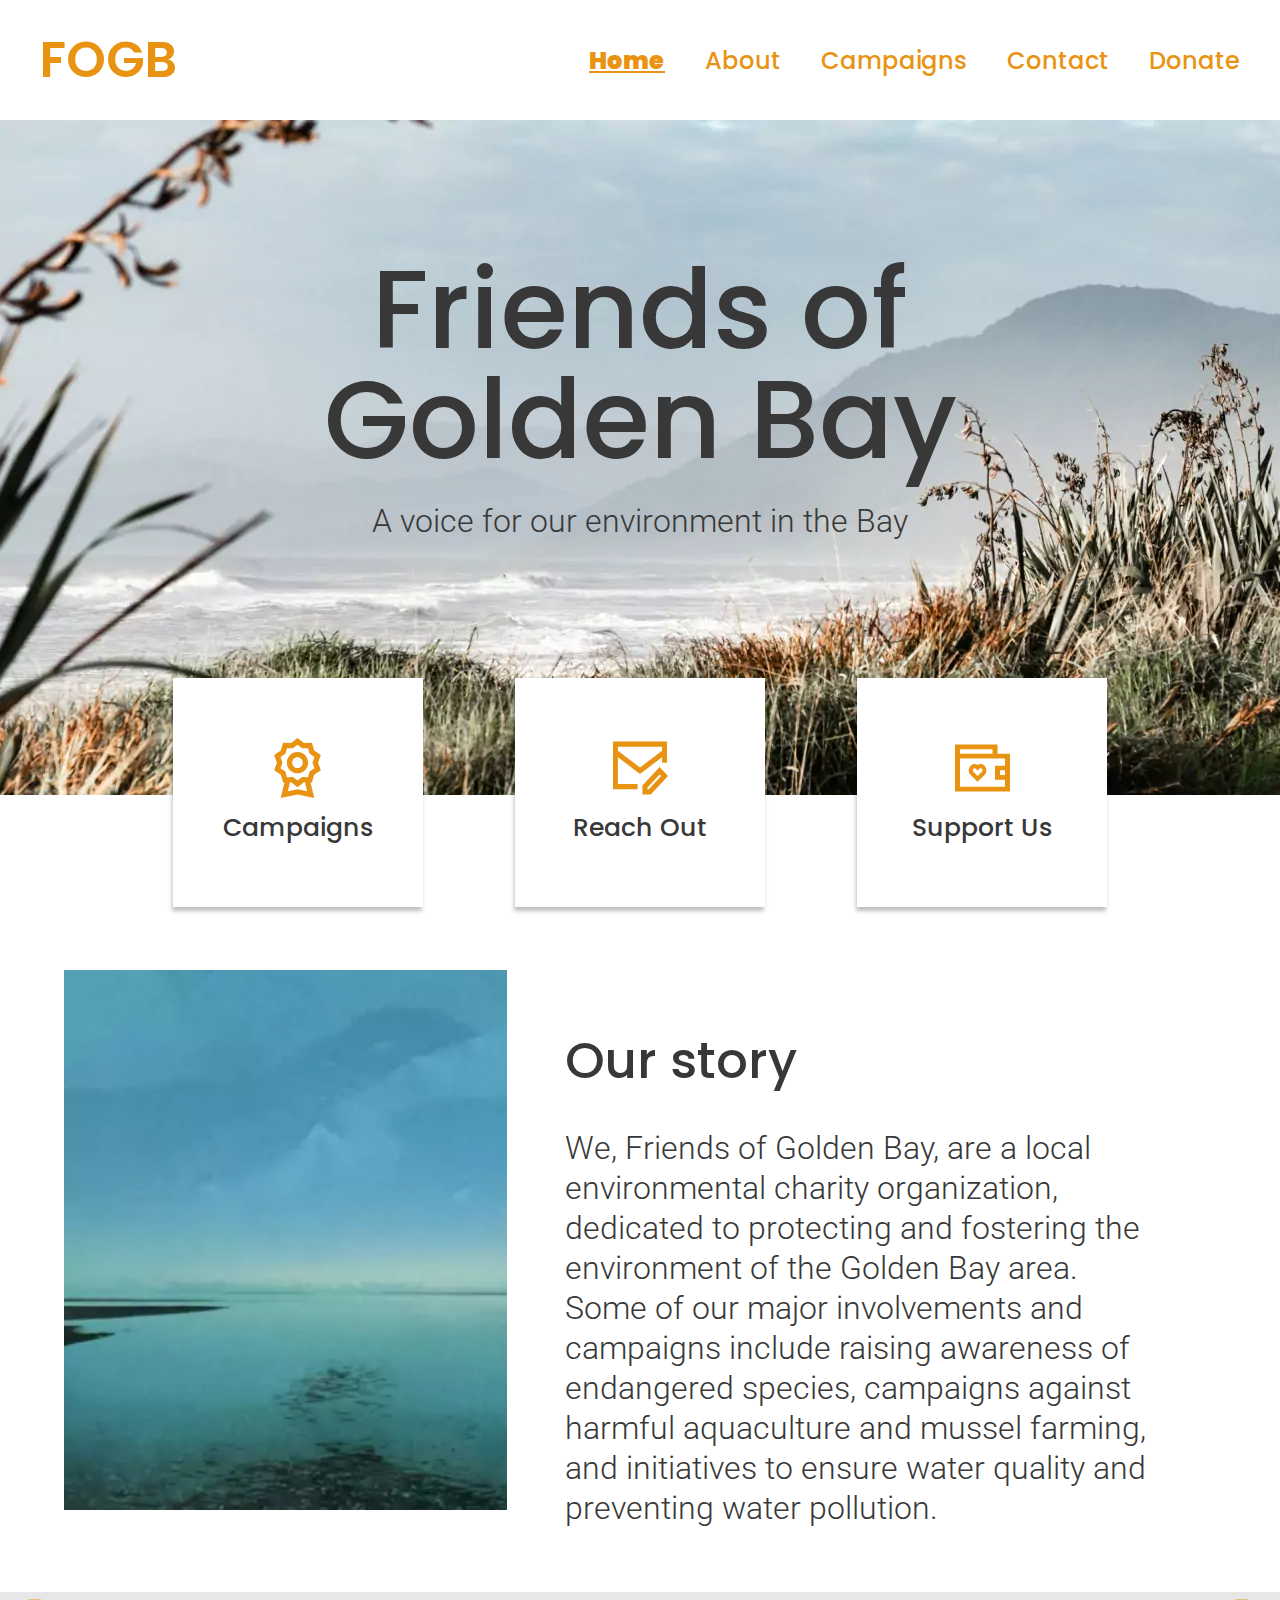
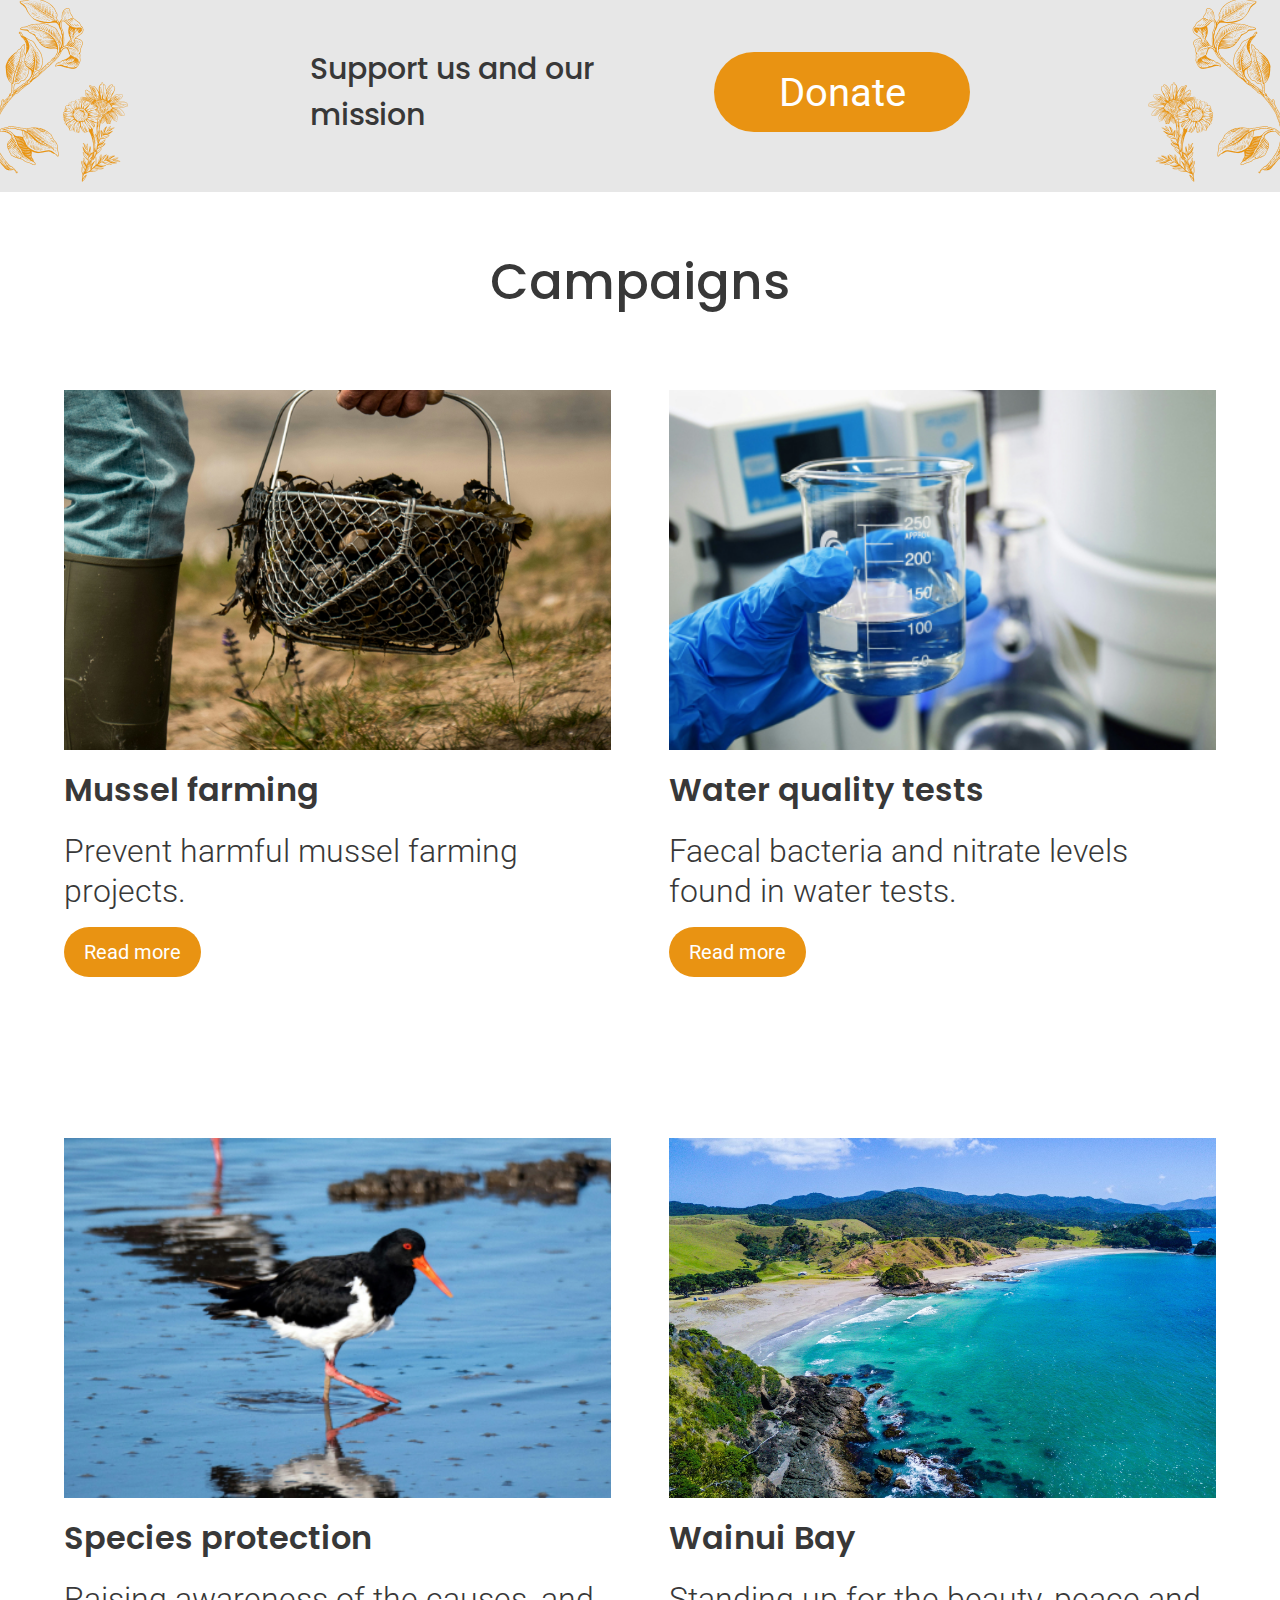
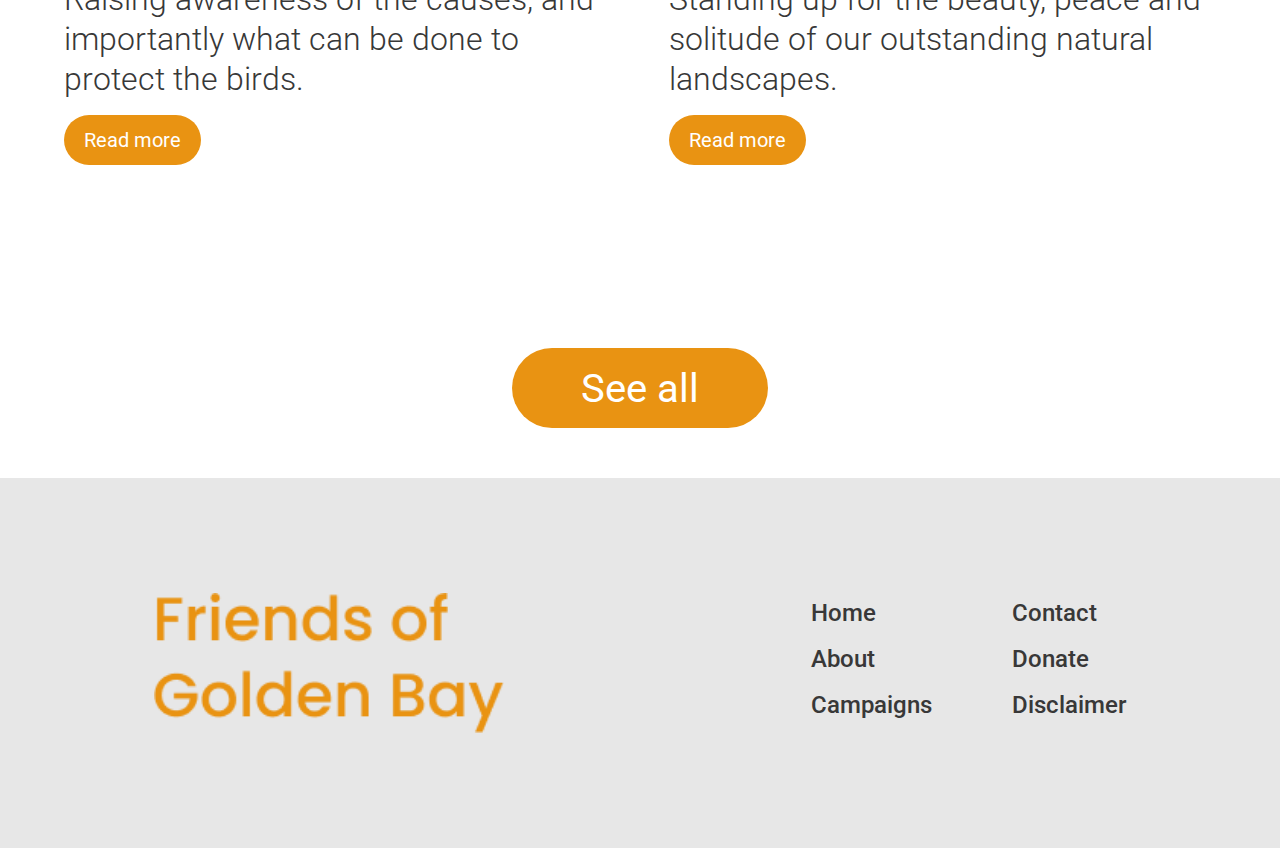
<file: index.html>
<!DOCTYPE html>
<html lang="en">

<head>
    <meta charset="UTF-8">
    <meta name="viewport" content="width=device-width, initial-scale=1.0">
    <link rel="stylesheet" href="./style.scss">
    <link rel="stylesheet" href="./style.css">
    <title>FOGB home</title>
    <link rel="icon" type="image/x-icon" href="./images/favicon-16x16.png">
</head>

<body>

    <!-- Responsiveness Nav Start -->
    <nav class="navbar">
        <!-- Logo Container -->
        <div class="navbar__logo">
            <a href="./index.html">FOGB</a>
        </div>

        <!-- Nav Items -->
        <div class="navbar__items" id="navigationItems">
            <!-- dont use - for ID's -->
            <a href="./index.html" class="active">Home</a>
            <a href="./about.html">About</a>
            <a href="./campaigns.html">Campaigns</a>
            <a href="./contact.html">Contact</a>
            <a href="./donate.html">Donate</a>
        </div>

        <!-- Hamburger Icons -->
        <div class="navbar__hamburger">
            <span id="openHam">&#9776;</span>
            <span id="closeHam">&#x2716;</span>
        </div>
    </nav>
    <!-- Responsiveness Nav End -->

    <!-- Home header start -->
    <div class="homeheader">
        <div class="homeheader__image">
            <h1>Friends of Golden Bay</h1>
            <p>A voice for our environment in the Bay</p>
        </div>
        <!-- // home page quick link button -->
        <div class="homeheader__buttons">
            <a class="homeheader__buttons--card" href="./campaigns.html">
                <img class="homeheader__buttons--card--icon" src="./images/ourcampaginssvg.svg"
                    alt="our campaigns badge icon">
                <h6>Campaigns</h6>
            </a>
            <a class="homeheader__buttons--card" href="./contact.html">
                <img class="homeheader__buttons--card--icon" src="./images/reachoutsvg.svg"
                    alt="our campaigns letter icon">
                <h6>Reach Out</h6>
            </a>
            <a class="homeheader__buttons--card" href="./donate.html">
                <img class="homeheader__buttons--card--icon" src="./images/supportussvg.svg"
                    alt="our campaigns wallet icon">
                <h6>Support Us</h6>
            </a>
        </div>
    </div>

    <!--     // our story section -->
    <div class="ourstory__content--container">
        <div class="ourstory__image">
            <div class="ourstory__image--container">
            </div>
        </div>

        <div class="main__text">
            <h2>Our story</h2>
            <p>We, Friends of Golden Bay, are a local environmental charity organization, dedicated to protecting and
                fostering
                the environment of the Golden Bay area. Some of our major involvements and campaigns include raising
                awareness
                of endangered species, campaigns against harmful aquaculture and mussel farming, and initiatives to
                ensure
                water
                quality and preventing water pollution.</p>
        </div>
    </div>

    <!--     // donation quick link section -->
    <div class="donate__container">
        <h5>Support us and our mission</h5>
        <a class="main__button" href="./donate.html">Donate</a>
    </div>

    <!--     // home page quick link campaigns  -->
    <div class="home__campaigns">
        <h2>Campaigns</h2>
    </div>
    <div class="home__campaigns--container">
        <!--     // home page quick link campaign -->
        <div class="campaign__card">
            <div class="campaign__card--image mussel__farming"></div>
            <h4>Mussel farming</h4>
            <p>Prevent harmful mussel farming projects.</p>
            <a id="mussels">Read more</a>
        </div>
        <!--     // home page quick link campaign -->
        <div class="campaign__card">
            <div class="campaign__card--image species__protection"></div>
            <h4>Species protection</h4>
            <p>Raising awareness of the causes, and importantly what can be done to protect the birds.</p>
            <a id="species" onclick="location.href='./campaignpage.html'">Read more</a>
        </div>
        <!--     // home page quick link campaign -->
        <div class="campaign__card">
            <div class="campaign__card--image water__testing"></div>
            <h4>Water quality tests</h4>
            <p>Faecal bacteria and nitrate levels found in water tests.</p>
            <a id="water">Read more</a>
        </div>
        <!--     // home page quick link campaign -->
        <div class="campaign__card">
            <div class="campaign__card--image landscape"></div>
            <h4>Wainui Bay</h4>
            <p>Standing up for the beauty, peace and solitude of our outstanding natural landscapes.</p>
            <a class="campaign__card--button" href="">Read more</a>
        </div>
    </div>
    <!--     // home page SEE ALL main button -->
    <div class="home__campaigns--button">
        <a class="main__button" href="./campaigns.html">See all</a>
    </div>

    <!-- footer -->
    <footer>
        <div class="footer__logo--container">
        </div>
        <div class="footer__content--row">
            <div class="footer__content--column">
                <a class="footer__column--links" href="./index.html">Home</a>
                <a class="footer__column--links" href="./about.html">About</a>
                <a class="footer__column--links" href="./campaigns.html">Campaigns</a>
            </div>
            <div class="footer__content--column">
                <a class="footer__column--links" href="./contact.html">Contact</a>
                <a class="footer__column--links" href="./donate.html">Donate</a>
                <a class="footer__column--links" id="alert">Disclaimer</a>
            </div>
        </div>
    </footer>



    <!-- custom script -->
    <script src="script.js"></script>
</body>

</html>
</file>
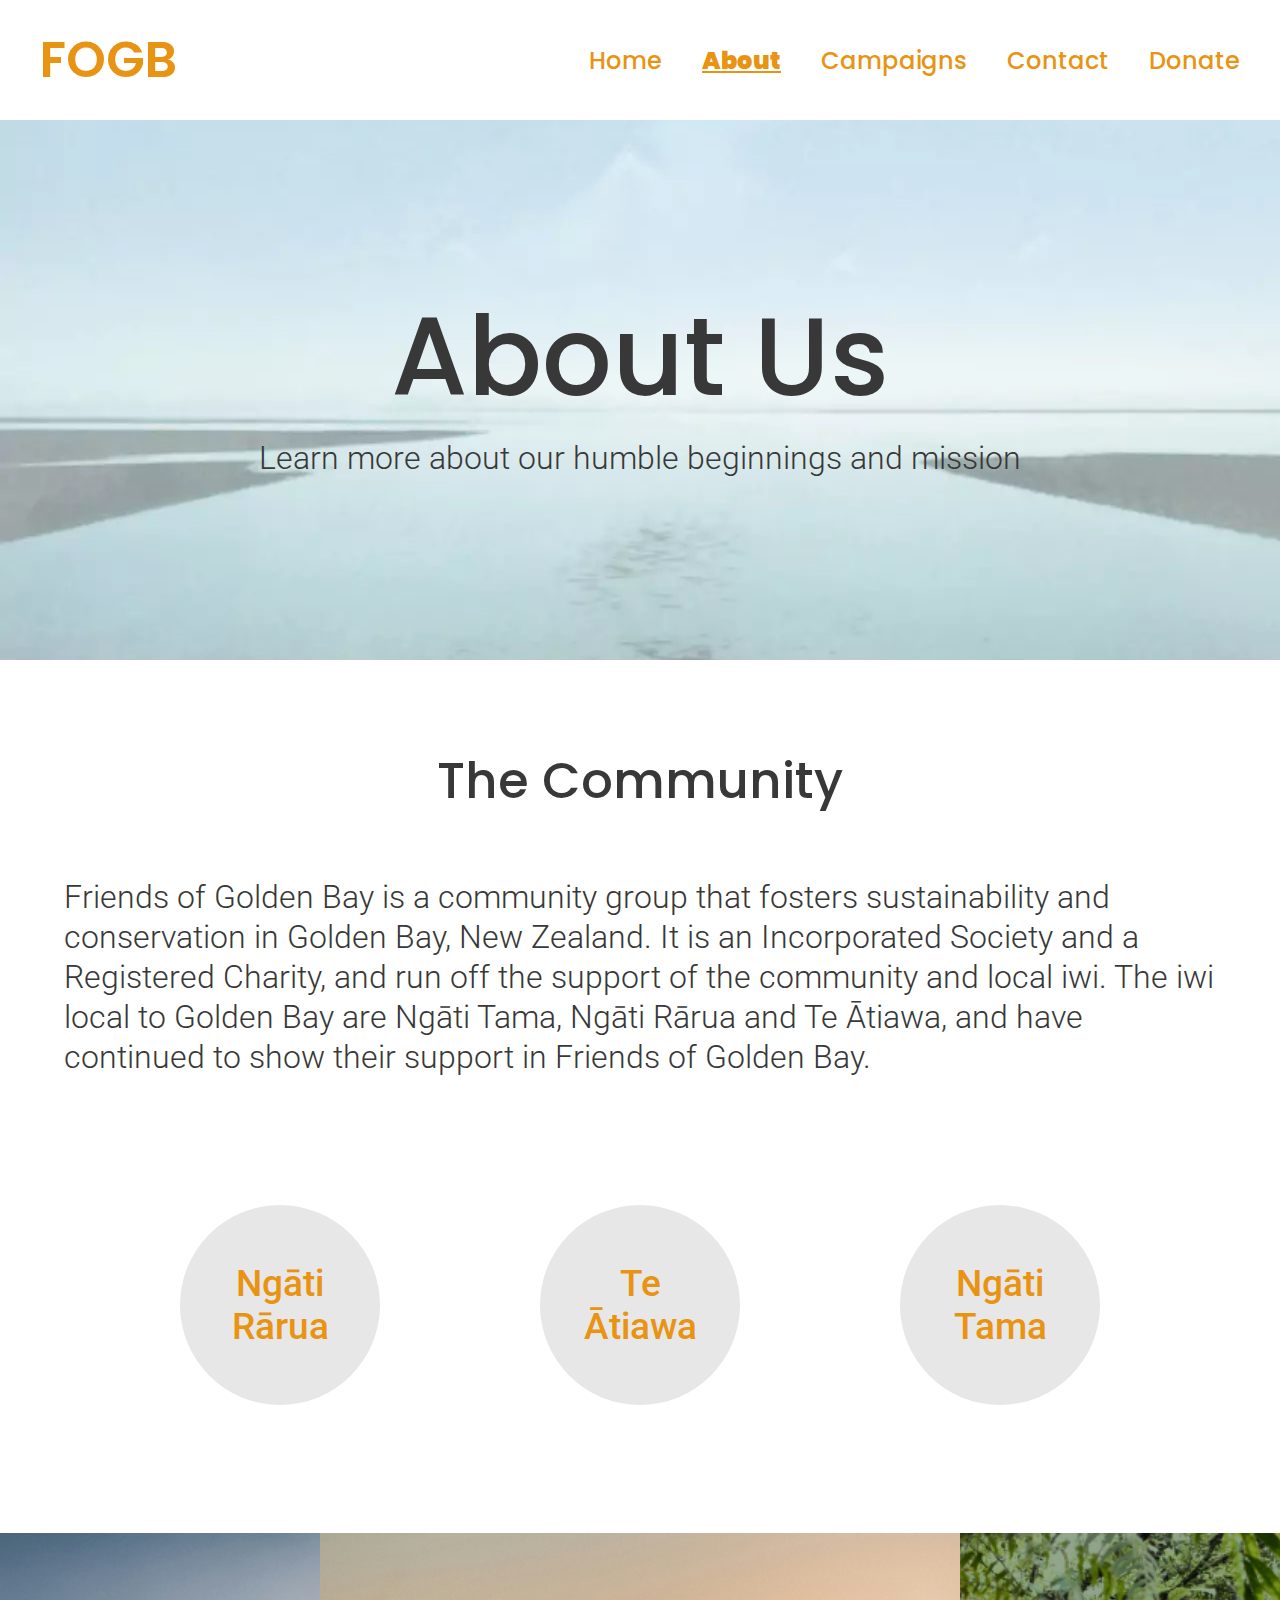
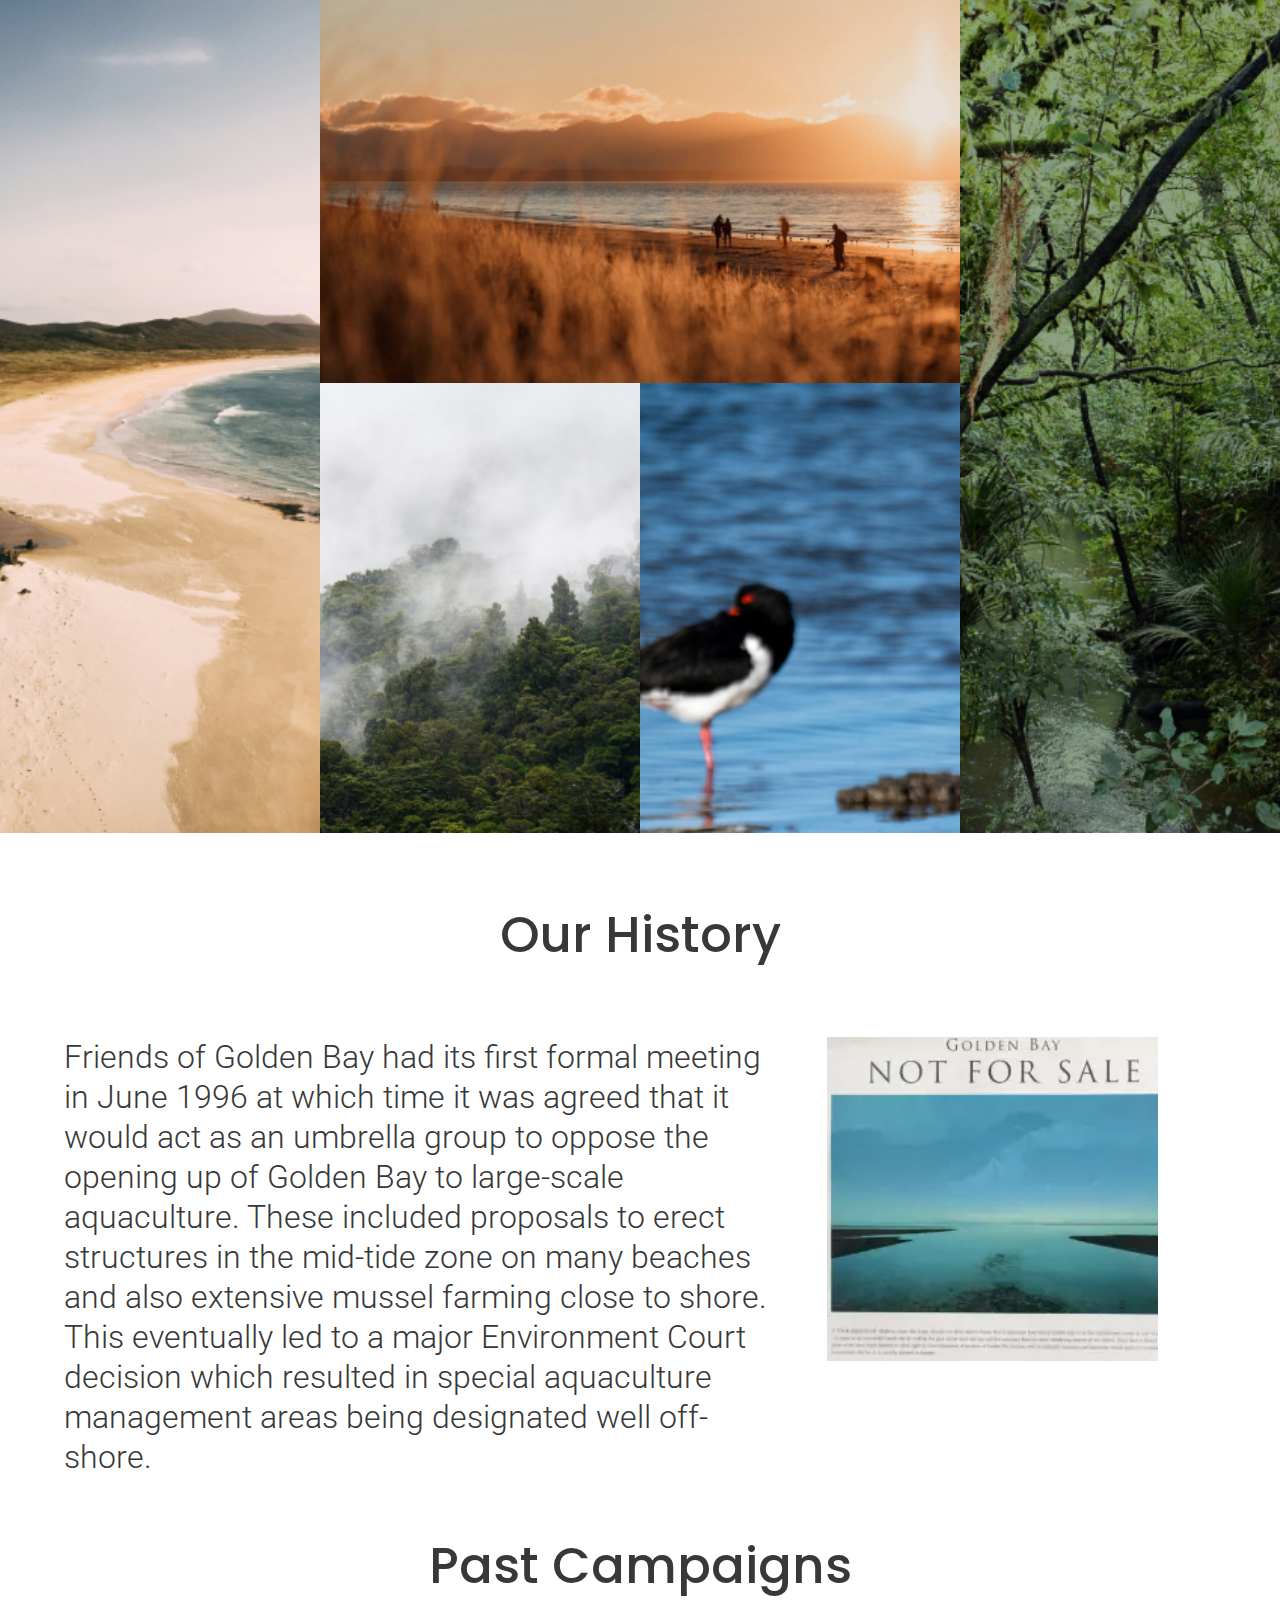
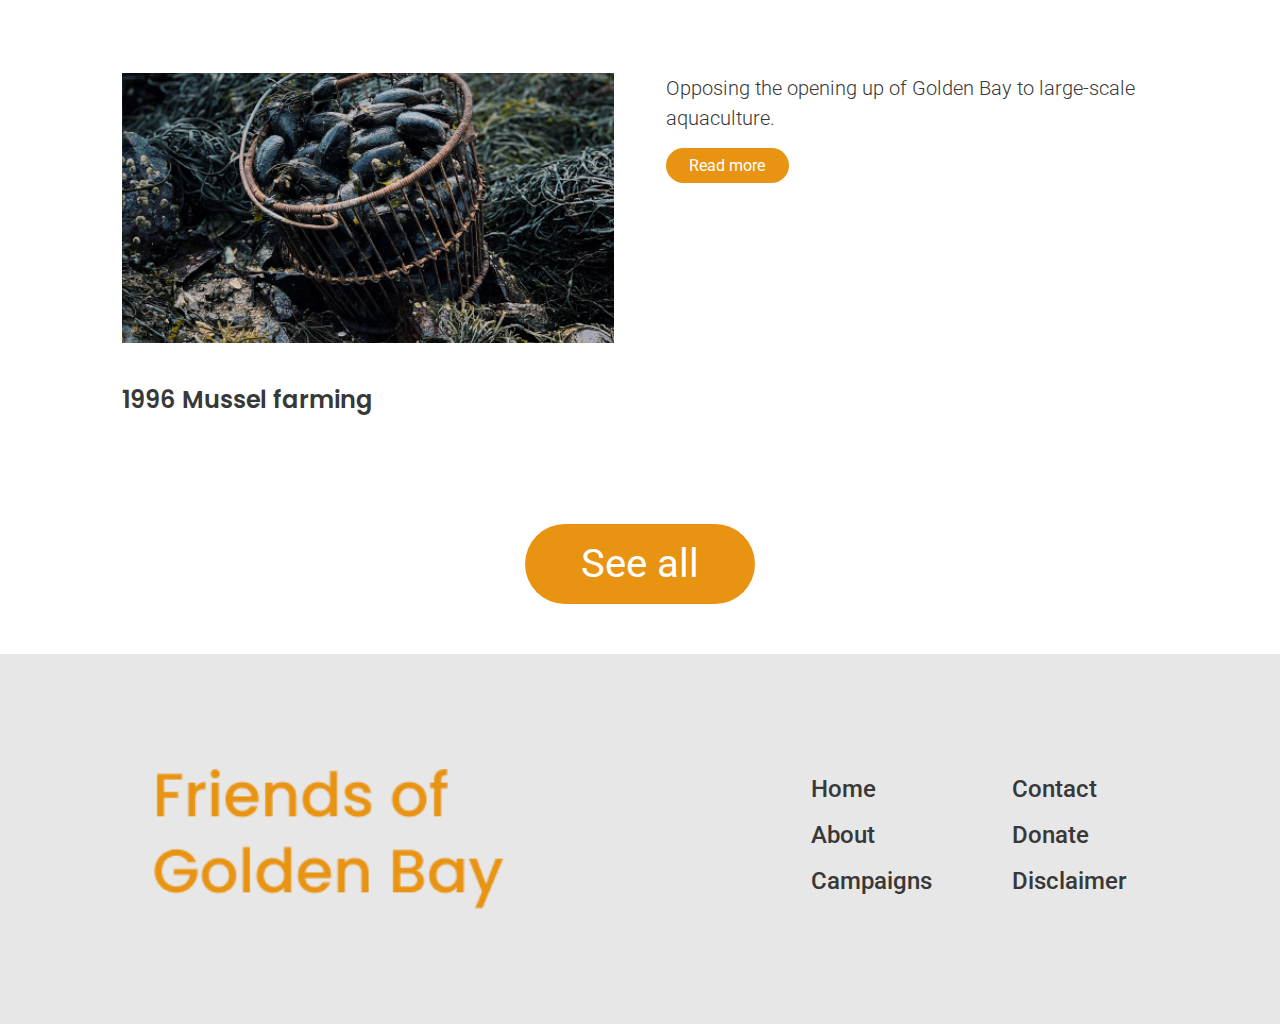
<file: about.html>
<!DOCTYPE html>
<html lang="en">

<head>
    <meta charset="UTF-8">
    <meta name="viewport" content="width=device-width, initial-scale=1.0">
    <link rel="stylesheet" href="./style.scss">
    <link rel="stylesheet" href="./style.css">
    <title>About us</title>
    <link rel="icon" type="image/x-icon" href="./images/favicon-16x16.png">
</head>

<body>

    <!-- Responsiveness Nav Start -->
    <nav class="navbar">
        <!-- Logo Container -->
        <div class="navbar__logo">
            <a href="./index.html">FOGB</a>
        </div>

        <!-- Nav Items -->
        <div class="navbar__items" id="navigationItems">
            <!-- dont use - for ID's -->
            <a href="./index.html">Home</a>
            <a href="./about.html" class="active">About</a>
            <a href="./campaigns.html">Campaigns</a>
            <a href="./contact.html">Contact</a>
            <a href="./donate.html">Donate</a>
        </div>

        <!-- Hamburger Icons -->
        <div class="navbar__hamburger">
            <span id="openHam">&#9776;</span>
            <span id="closeHam">&#x2716;</span>
        </div>
    </nav>
    <!-- Responsiveness Nav End -->

    <!-- Home header start -->
    <div class="aboutheader">
        <div class="aboutheader__image">
            <h1>About Us</h1>
            <p>Learn more about our humble beginnings and mission</p>
        </div>
    </div>
    <div class="main__text aboutus__community--container">
        <h2>The Community</h2>
        <p>Friends of Golden Bay is a community group that fosters sustainability and conservation in Golden Bay, New
            Zealand. It is an Incorporated Society and a Registered Charity, and run off the support of the community
            and local iwi. The iwi local to Golden Bay are Ngāti Tama, Ngāti Rārua and Te Ātiawa, and have continued to
            show their support in Friends of Golden Bay.</p>
    </div>
    <!--         // local iwi icons -->
    <div class="community__iwi--circles">
        <div class="iwi__circle">
            <h3>Ngāti Rārua</h3>
        </div>
        <div class="iwi__circle">
            <h3>Te Ātiawa</h3>
        </div>
        <div class="iwi__circle">
            <h3>Ngāti Tama</h3>
        </div>
    </div>

    <!--     // about gallery grid -->
    <div class="about__gallery--grid">
        <!-- grid items -->
        <div class="gallery__grid--item item__1"></div>
        <div class="gallery__grid--item item__2"></div>
        <div class="gallery__grid--item item__3"></div>
        <div class="gallery__grid--item item__4"></div>
        <div class="gallery__grid--item item__5"></div>
    </div>

    <!--     // our history section -->
    <div class="main__text">
        <h2>Our History</h2>
        <div class="ourhistory__content--container">
            <p>Friends of Golden Bay had its first formal meeting in June 1996 at which time it was agreed that it would
                act
                as an umbrella group to oppose the opening up of Golden Bay to large-scale aquaculture. These included
                proposals to erect structures in the mid-tide zone on many beaches and also extensive mussel farming
                close
                to shore. This eventually led to a major Environment Court decision which resulted in special
                aquaculture
                management areas being designated well off-shore.</p>
            <div class="our__history--image">
                <div class="our__history--image--container"></div>
            </div>
        </div>
    </div>

    <!--     // quick link campaign -->
    <div class="home__campaigns">
        <h2>Past Campaigns</h2>
    </div>
    <div class="about__campaigns--container">
        <div class="home__campaigns--container past__campaigns--single">
            <div class="campaign__card">
                <div class="campaign__card--image mussel__farming--1996"></div>
                <h4>1996 Mussel farming</h4>
                <p>Opposing the opening up of Golden Bay to large-scale aquaculture.</p>
                <a class="campaign__card--button" href="">Read more</a>
            </div>
        </div>
        <div class="home__campaigns--button">
            <a class="main__button" href="./campaigns.html">See all</a>
        </div>
    </div>


    <!-- footer -->
    <footer>
        <div class="footer__logo--container">
        </div>
        <div class="footer__content--row">
            <div class="footer__content--column">
                <a class="footer__column--links" href="./index.html">Home</a>
                <a class="footer__column--links" href="./about.html">About</a>
                <a class="footer__column--links" href="./campaigns.html">Campaigns</a>
            </div>
            <div class="footer__content--column">
                <a class="footer__column--links" href="./contact.html">Contact</a>
                <a class="footer__column--links" href="./donate.html">Donate</a>
                <a class="footer__column--links" id="alert">Disclaimer</a>
            </div>
        </div>
    </footer>





    <!-- custom script -->
    <script src="script.js"></script>
</body>

</html>
</file>
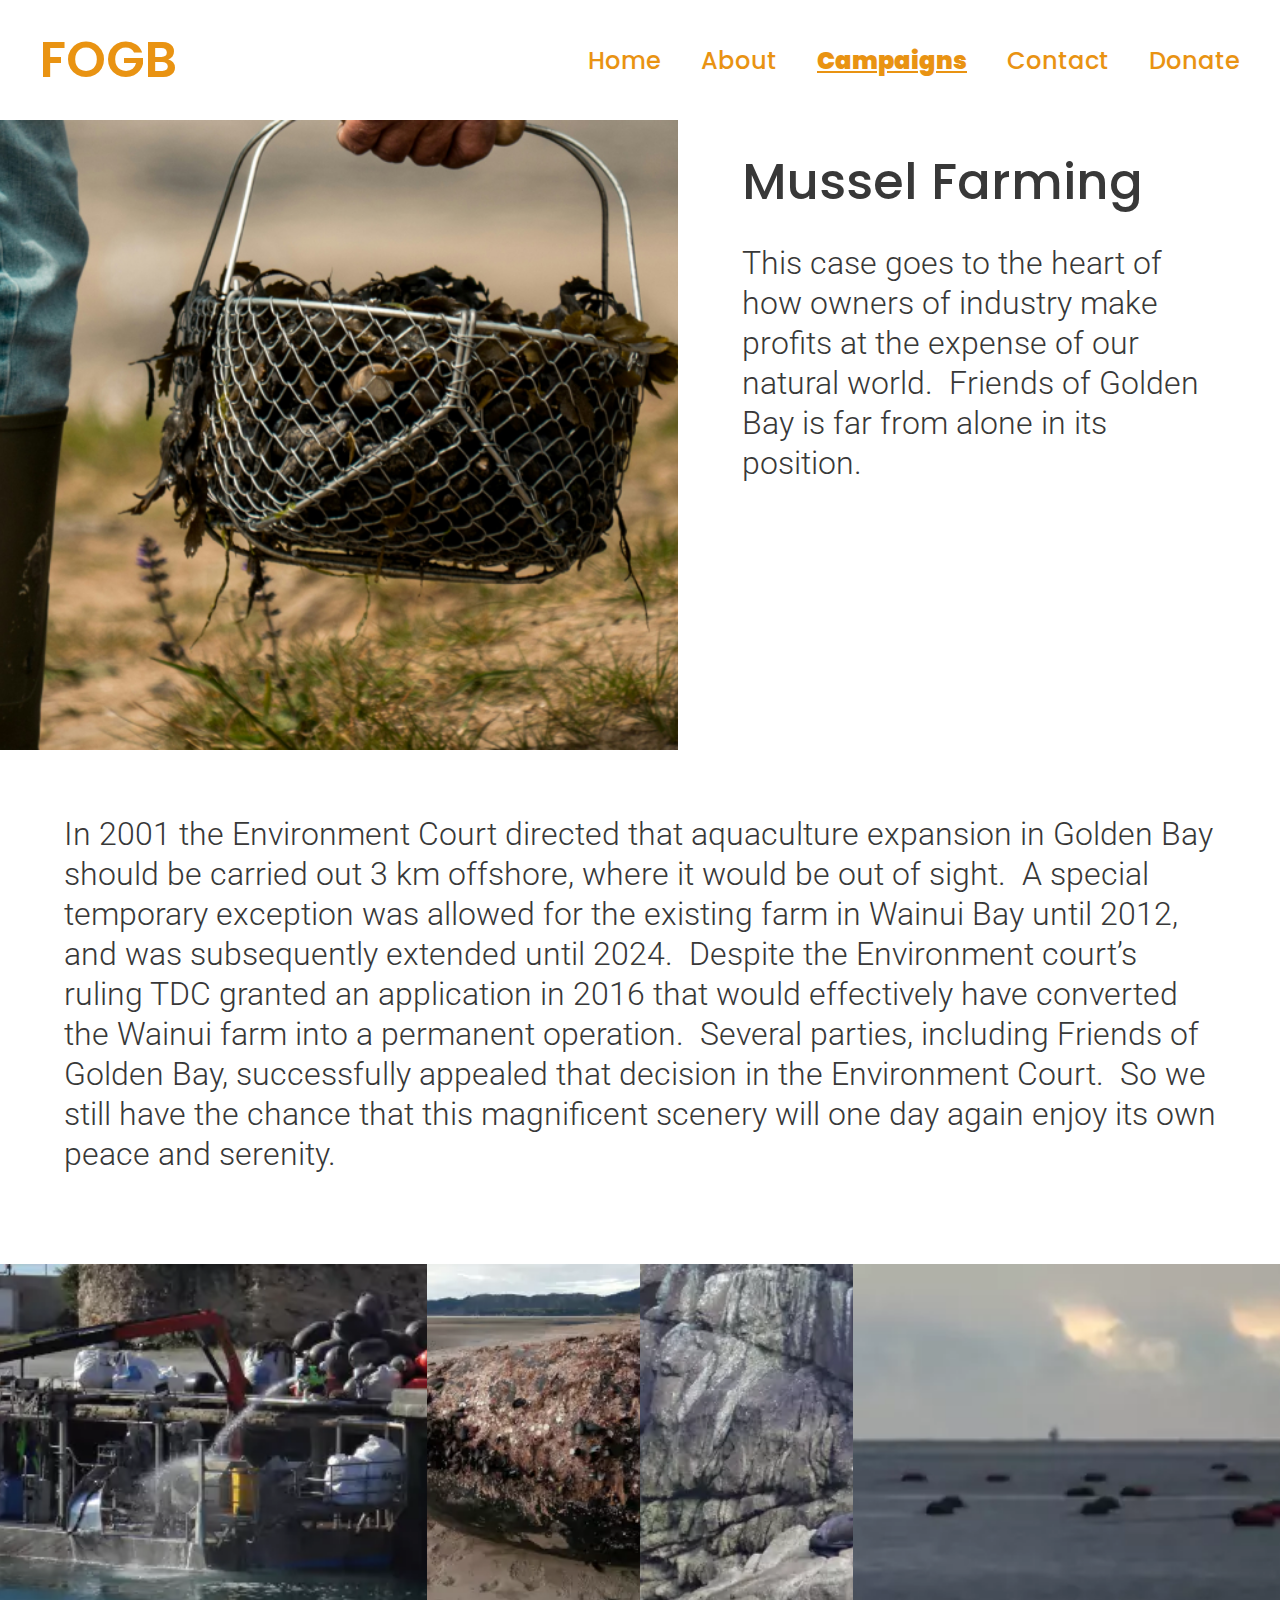
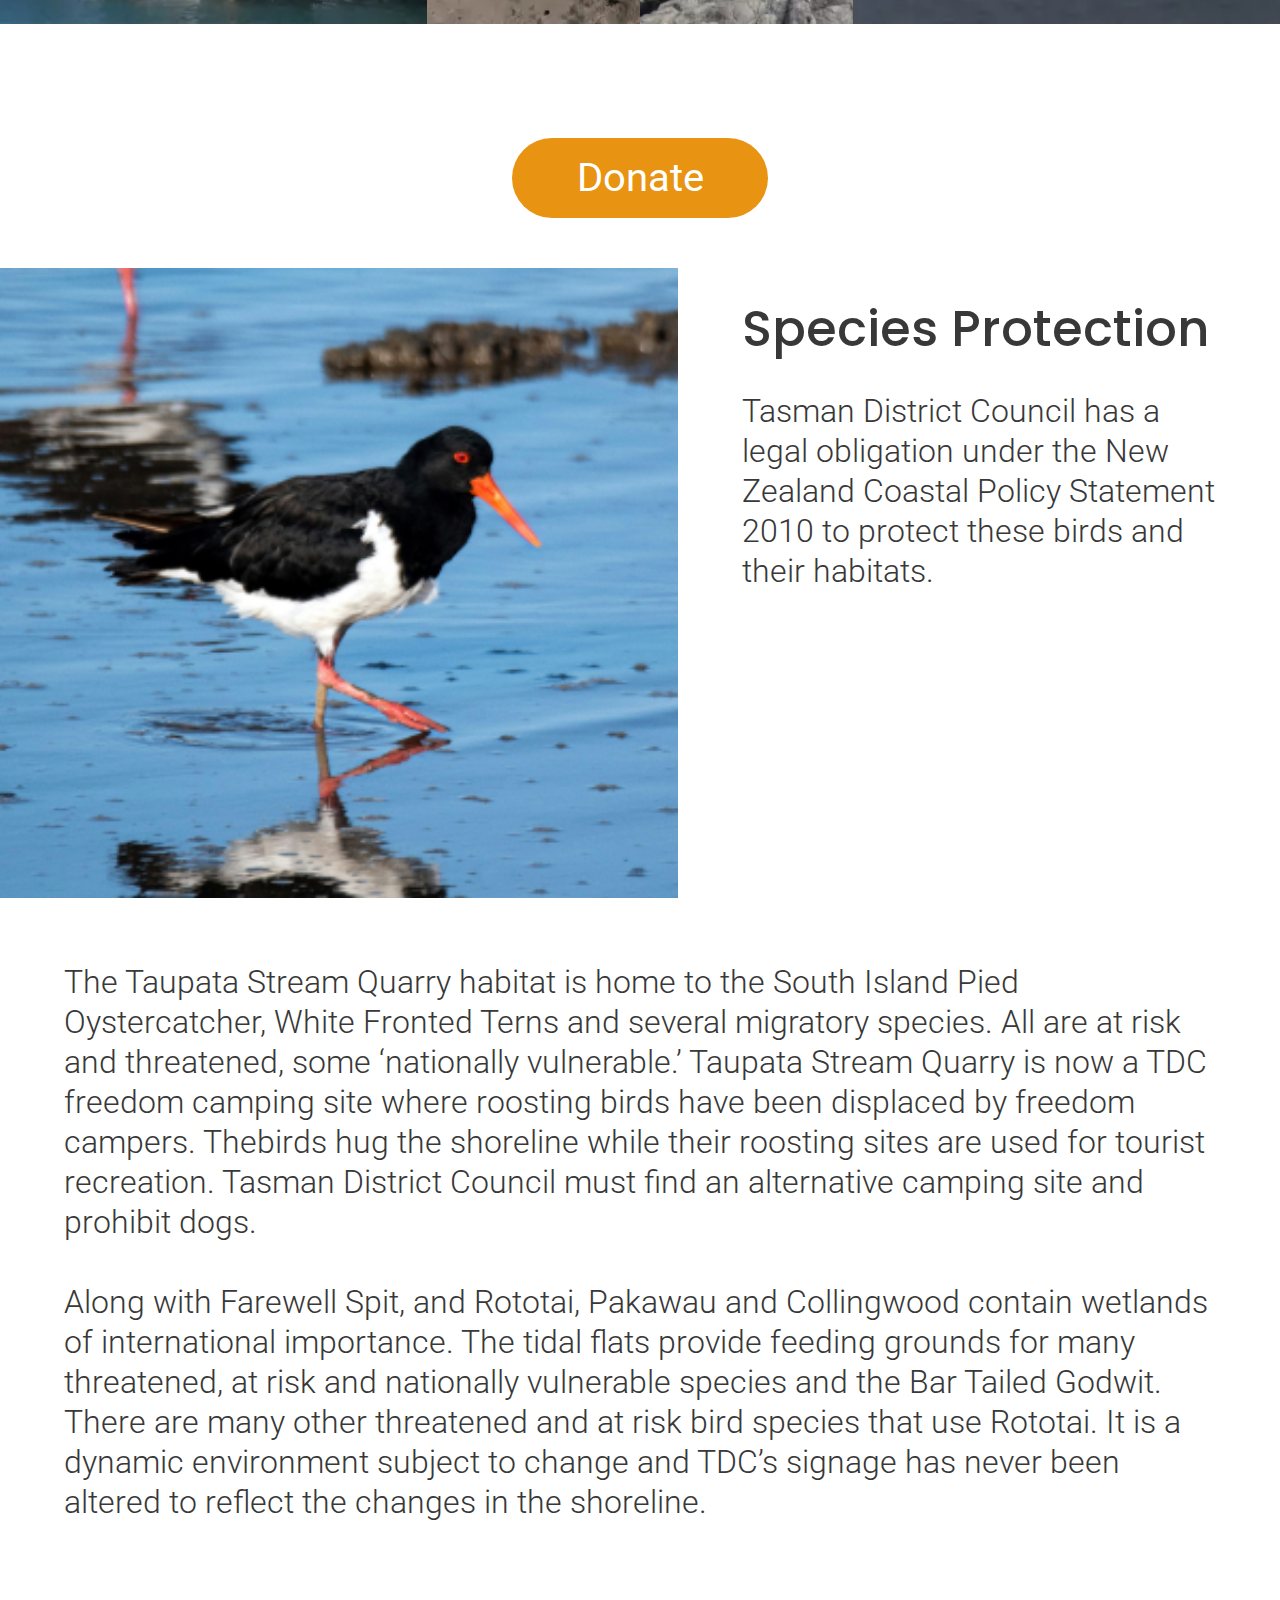
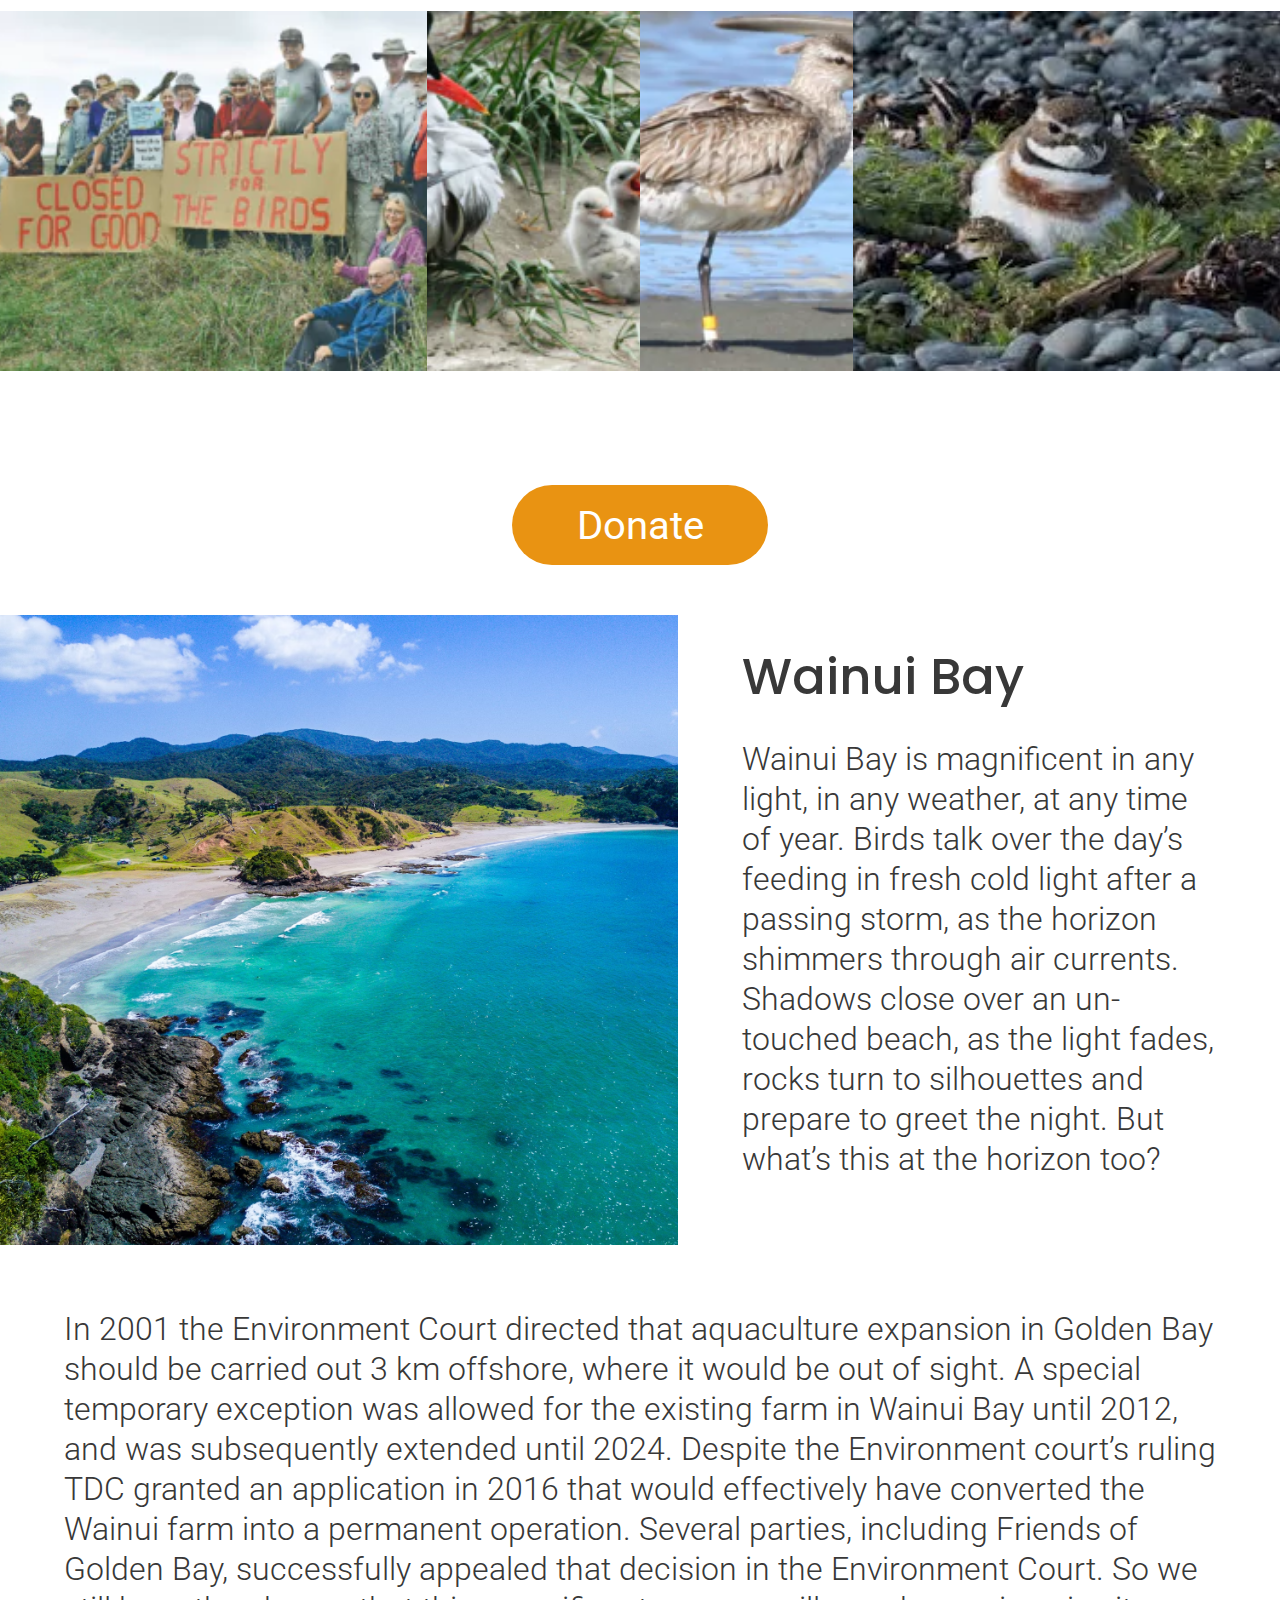
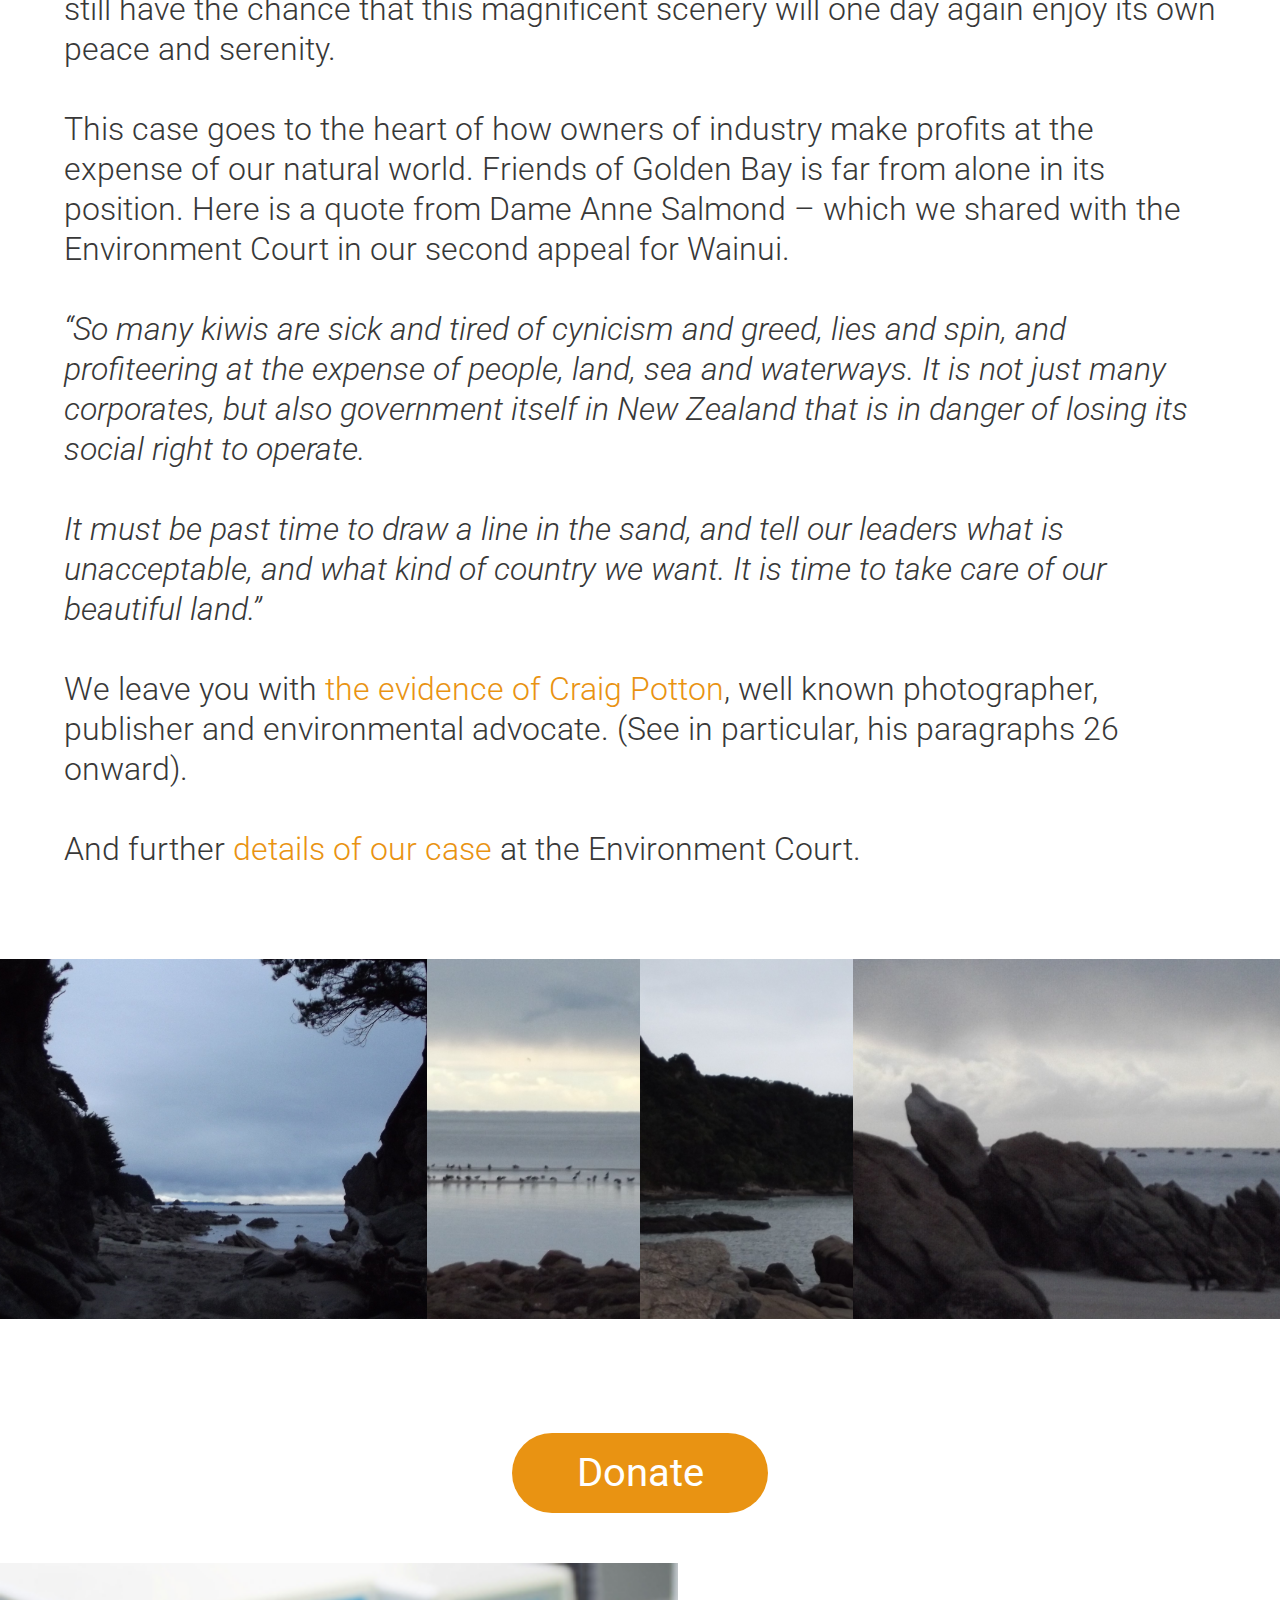
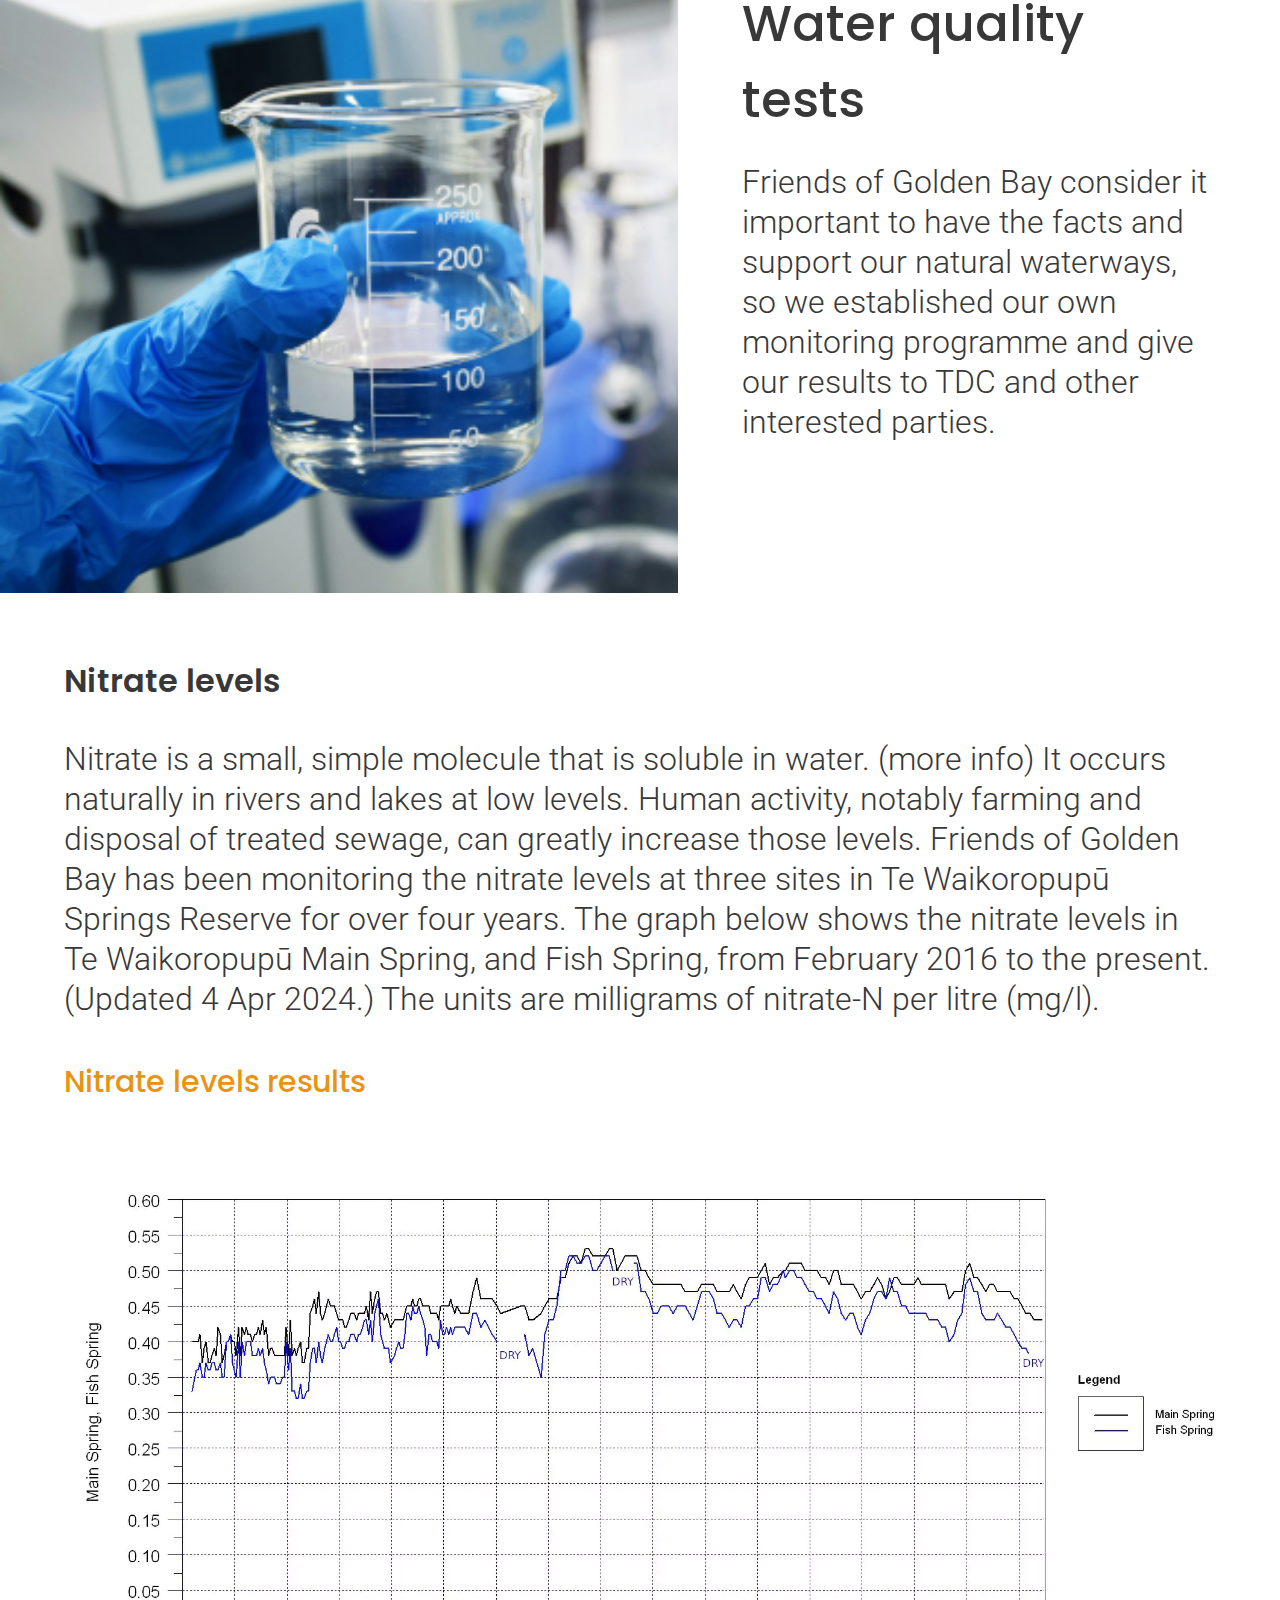
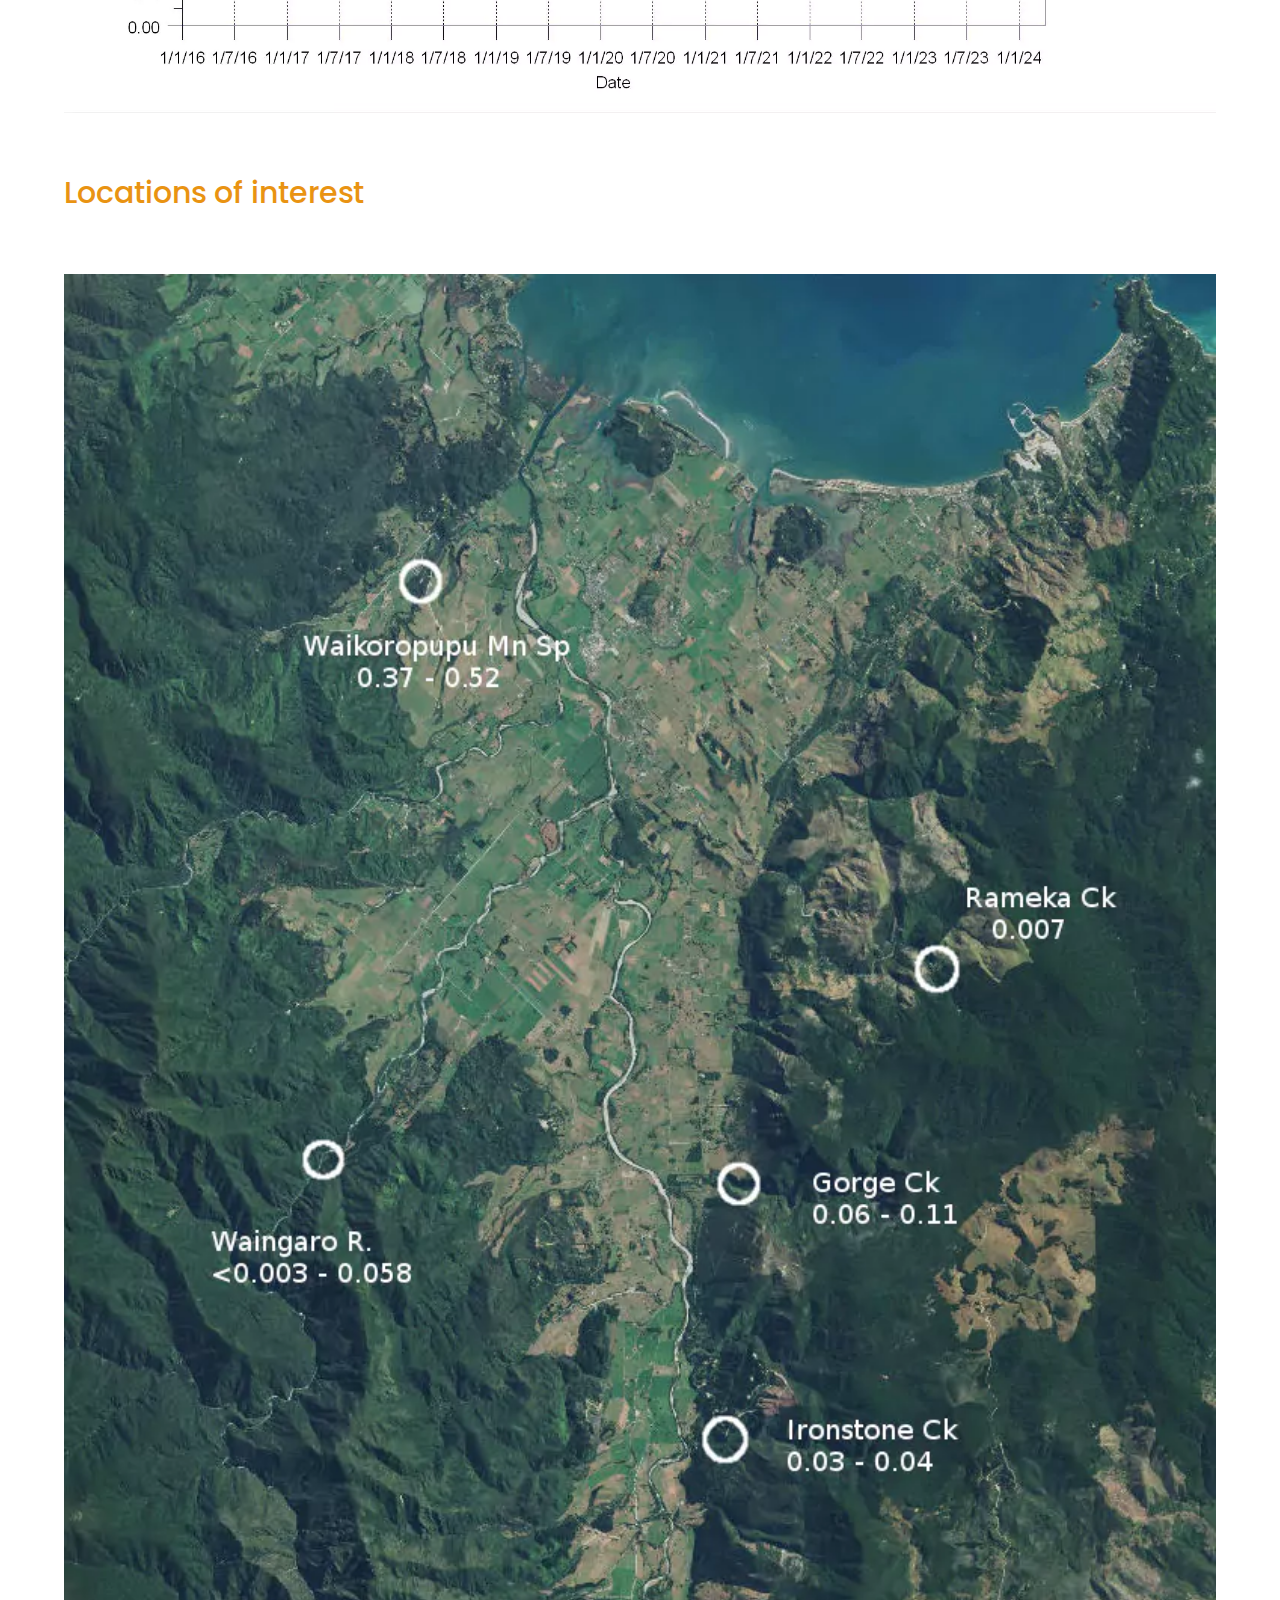
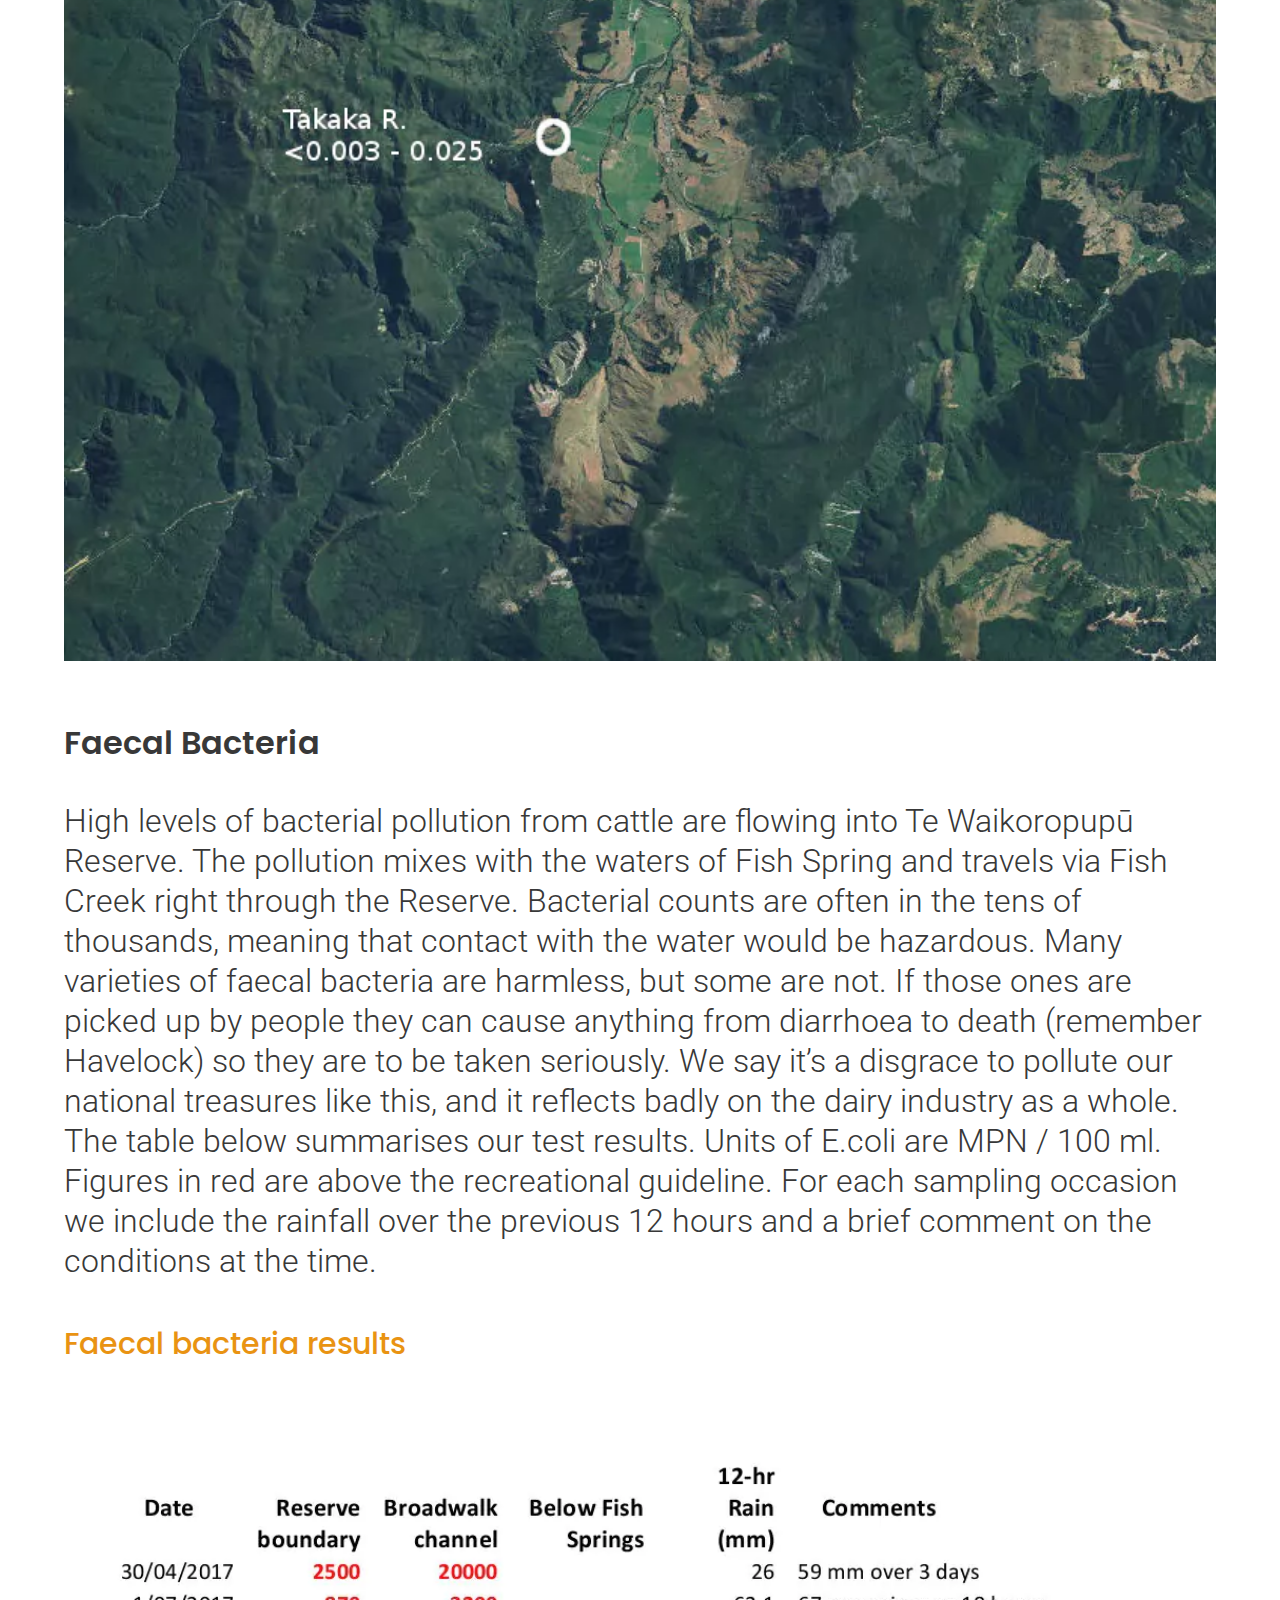
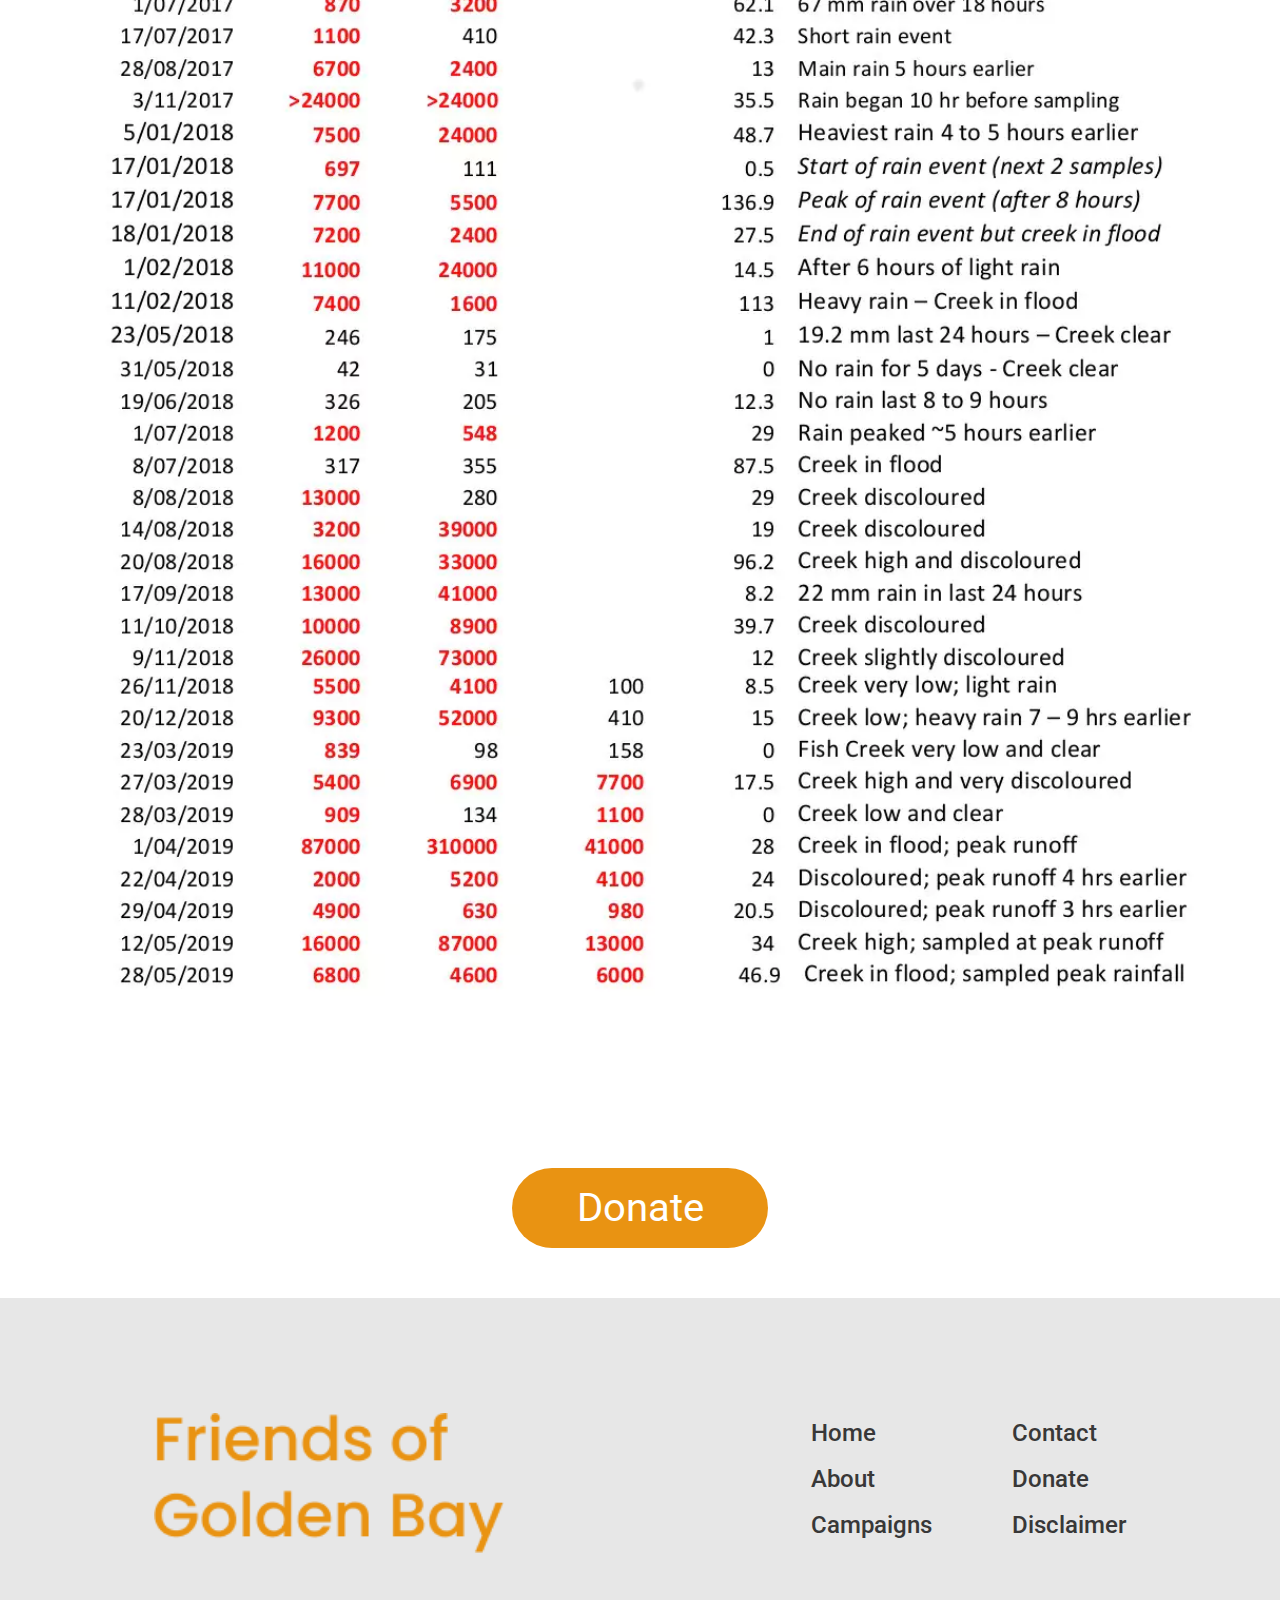
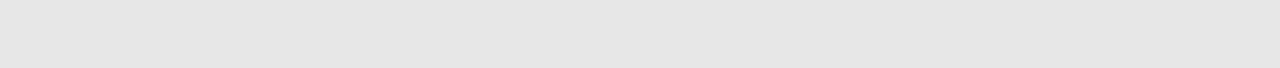
<file: campaignpage.html>
<!DOCTYPE html>
<html lang="en">

<head>
    <meta charset="UTF-8">
    <meta name="viewport" content="width=device-width, initial-scale=1.0">
    <link rel="stylesheet" href="./style.scss">
    <link rel="stylesheet" href="./style.css">
    <title>Our campaigns</title>
    <link rel="icon" type="image/x-icon" href="./images/favicon-16x16.png">
</head>

<body>
    <!-- Responsiveness Nav Start -->
    <nav class="navbar" id="campaignsHeader">
        <!-- Logo Container -->
        <div class="navbar__logo">
            <a href="./index.html">FOGB</a>
        </div>

        <!-- Nav Items -->
        <div class="navbar__items" id="navigationItems">
            <!-- dont use - for ID's -->
            <a href="./index.html">Home</a>
            <a href="./about.html">About</a>
            <a href="./campaigns.html" class="active">Campaigns</a>
            <a href="./contact.html">Contact</a>
            <a href="./donate.html">Donate</a>
        </div>

        <!-- Hamburger Icons -->
        <div class="navbar__hamburger">
            <span id="openHam">&#9776;</span>
            <span id="closeHam">&#x2716;</span>
        </div>
    </nav>
    <!-- Responsiveness Nav End -->


    <!-- MUSSEL PAGE SECTION -->
    <div id="musselContent" class="campaign__section">
        <div class="campaign__container--wrap">
            <!-- header -->
            <div class="campaign__header--image mussel__header--image"></div>
            <div class="campaign__header--text">
                <h2>Mussel Farming</h2>
                <p>This case goes to the heart of how owners of industry make profits at the expense of our natural
                    world. 
                    Friends of Golden Bay is far from alone in its position.
                </p>
                <br>
                <br>
            </div>
        </div>

        <!-- main text -->
        <div class="campaign__content--container">
            <p>In 2001 the Environment Court directed that aquaculture expansion in Golden Bay should be carried out 3
                km
                offshore, where it would be out of sight.  A special temporary exception was allowed for the existing
                farm
                in Wainui Bay until 2012, and was subsequently extended until 2024.  Despite the Environment court’s
                ruling
                TDC granted an application in 2016 that would effectively have converted the Wainui farm into a
                permanent
                operation.  Several parties, including Friends of Golden Bay, successfully appealed that decision in the
                Environment Court.  So we still have the chance that this magnificent scenery will one day again enjoy
                its
                own peace and serenity.</p>
        </div>

        <!-- gallery grid -->
        <div class="campaign__grid">
            <div class="campaign__grid--item mussel__item--one campaign__item--one"></div>
            <div class="campaign__grid--item mussel__item--two campaign__item--two"></div>
            <div class="campaign__grid--item mussel__item--three campaign__item--three"></div>
            <div class="campaign__grid--item mussel__item--four campaign__item--four"></div>
        </div>

        <!-- donate button -->
        <div class="home__campaigns--button">
            <a class="main__button" href="./donate.html">Donate</a>
        </div>
    </div>

    <!--  -->
    <!--  -->

    <!-- SPECIES SECTION -->
    <div id="speciesContent" class="campaign__section">
        <div class="campaign__container--wrap">
            <!-- header -->
            <div class="campaign__header--image species__header--image"></div>
            <div class="campaign__header--text">
                <h2>Species Protection</h2>
                <p>Tasman District Council has a legal obligation under the New Zealand Coastal Policy Statement 2010 to
                    protect these birds and their habitats.
                </p>
                <br>
                <br>
            </div>
        </div>

        <!-- main text -->
        <div class="campaign__content--container">
            <p>The Taupata Stream Quarry habitat is home to the South Island Pied Oystercatcher, White Fronted Terns and
                several migratory species. All are at risk and threatened, some ‘nationally vulnerable.’ Taupata Stream
                Quarry is now a TDC freedom camping site where roosting birds have been displaced by freedom campers.
                Thebirds hug the shoreline while their roosting sites are used for tourist recreation. Tasman District
                Council must find an alternative camping site and prohibit dogs.<br><br>
                Along with Farewell Spit, and Rototai, Pakawau and Collingwood contain wetlands of international
                importance. The tidal flats provide feeding grounds for many threatened, at risk and nationally
                vulnerable species and the Bar Tailed Godwit. There are many other threatened and at risk bird species
                that use Rototai. It is a dynamic environment subject to change and TDC’s signage has never been altered
                to reflect the changes in the shoreline.</p>
        </div>

        <!-- gallery grid -->
        <div class="campaign__grid">
            <div class="campaign__grid--item species__item--one campaign__item--one"></div>
            <div class="campaign__grid--item species__item--two campaign__item--two"></div>
            <div class="campaign__grid--item species__item--three campaign__item--three"></div>
            <div class="campaign__grid--item species__item--four campaign__item--four"></div>
        </div>

        <!-- donate button -->
        <div class="home__campaigns--button">
            <a class="main__button" href="./donate.html">Donate</a>
        </div>
    </div>

    <!--  -->
    <!--  -->


    <!-- LANDSCAPE -->
    <div id="landscapeContent" class="campaign__section">
        <div class="campaign__container--wrap">
            <!-- header -->
            <div class="campaign__header--image wainui__header--image"></div>
            <div class="campaign__header--text">
                <h2>Wainui Bay</h2>
                <p>Wainui Bay is magnificent in any light, in any weather, at any time of year. Birds talk over the
                    day’s feeding in fresh cold light after a passing storm, as the horizon shimmers through air
                    currents. Shadows close over an un-touched beach, as the light fades, rocks turn to silhouettes and
                    prepare to greet the night. But what’s this at the horizon too?
                </p>
                <br>
                <br>
            </div>
        </div>

        <!-- main text -->
        <div class="campaign__content--container">
            <p>In 2001 the Environment Court directed that aquaculture expansion in Golden Bay should be carried out 3
                km offshore, where it would be out of sight. A special temporary exception was allowed for the existing
                farm in Wainui Bay until 2012, and was subsequently extended until 2024. Despite the Environment court’s
                ruling TDC granted an application in 2016 that would effectively have converted the Wainui farm into a
                permanent operation. Several parties, including Friends of Golden Bay, successfully appealed that
                decision in the Environment Court. So we still have the chance that this magnificent scenery will one
                day again enjoy its own peace and serenity.
                <br>
                <br>

                This case goes to the heart of how owners of industry make profits at the expense of our natural world.
                Friends of Golden Bay is far from alone in its position. Here is a quote from Dame Anne Salmond – which
                we shared with the Environment Court in our second appeal for Wainui.
                <br>
                <br>

                <span class="italic">
                    “So many kiwis are sick and tired of cynicism and greed, lies and spin, and profiteering at the
                    expense
                    of people, land, sea and waterways. It is not just many corporates, but also government itself in
                    New
                    Zealand that is in danger of losing its social right to operate.
                    <br>
                    <br>

                    It must be past time to draw a line in the sand, and tell our leaders what is unacceptable, and what
                    kind of country we want. It is time to take care of our beautiful land.”</span>
                <br>
                <br>
                We leave you with <a class="landscape__pdf" 
                    href="https://fogb.org.nz/wp-content/uploads/2019/06/Craig_Potton_Evidence_with_Appendices.pdf">the
                    evidence of Craig Potton</a>, well known photographer, publisher and environmental
                advocate. (See in particular, his paragraphs 26 onward).
                <br>
                <br>
                And further <a  class="landscape__pdf" href="https://fogb.org.nz/wp-content/uploads/2019/06/wainui_hearing.pdf">details of our case</a> at the Environment Court.
            </p>
        </div>

        <!-- gallery grid -->
        <div class="campaign__grid">
            <div class="campaign__grid--item wainui__item--one campaign__item--one"></div>
            <div class="campaign__grid--item wainui__item--two campaign__item--two"></div>
            <div class="campaign__grid--item wainui__item--three campaign__item--three"></div>
            <div class="campaign__grid--item wainui__item--four campaign__item--four"></div>
        </div>

        <!-- donate button -->
        <div class="home__campaigns--button">
            <a class="main__button" href="./donate.html">Donate</a>
        </div>
    </div>

    <!--  -->
    <!--  -->

    <!-- WATER PAGE SECTION -->
    <div id="waterContent" class="campaign__section">
        <div class="campaign__container--wrap">
            <!-- header -->
            <div class="campaign__header--image water__header--image"></div>
            <div class="campaign__header--text">
                <h2>Water quality tests</h2>
                <p>Friends of Golden Bay consider it important to have the facts and support our natural waterways, so
                    we
                    established our own monitoring programme and give our results to TDC and other interested parties.
                </p>
                <br>
                <br>
            </div>
        </div>

        <!-- main text -->
        <div class="campaign__content--container">
            <h4>Nitrate levels</h4>
            <p>Nitrate is a small, simple molecule that is soluble in water. (more info) It occurs naturally in rivers
                and lakes at low levels. Human activity, notably farming and disposal of treated sewage, can greatly
                increase those levels. Friends of Golden Bay has been monitoring the nitrate levels at three sites in Te
                Waikoropupū Springs Reserve for over four years. The graph below shows the nitrate levels in Te
                Waikoropupū Main Spring, and Fish Spring, from February 2016 to the present. (Updated 4 Apr 2024.) The
                units are milligrams of nitrate-N per litre (mg/l). <br><br>
                <h5>Nitrate levels results</h5>

                <!-- additional water test image -->
                <div class="water__content--img">
                    <img src="./images/nitrateimg.webp" alt="nitrate levels results graph">
                </div>

                <h5>Locations of interest</h5>
                <!-- additional water test image -->
                <div class="water__content--img">
                    <img src="./images/nitratemap.webp" alt="map of nitrate exposure locations">
                </div>

                <!-- main text -->
                <h4>Faecal Bacteria</h4>
                <p>
                    High levels of bacterial pollution from cattle are flowing into Te Waikoropupū Reserve. The
                    pollution
                    mixes with the waters of Fish Spring and travels via Fish Creek right through the Reserve. Bacterial
                    counts are often in the tens of thousands, meaning that contact with the water would be hazardous.
                    Many
                    varieties of faecal bacteria are harmless, but some are not. If those ones are picked up by people
                    they
                    can cause anything from diarrhoea to death (remember Havelock) so they are to be taken seriously. We
                    say
                    it’s a disgrace to pollute our national treasures like this, and it reflects badly on the dairy
                    industry
                    as a whole. The table below summarises our test results. Units of E.coli are MPN / 100 ml. Figures
                    in
                    red are above the recreational guideline. For each sampling occasion we include the rainfall over
                    the
                    previous 12 hours and a brief comment on the conditions at the time.<br><br>
                </p>
                <h5>Faecal bacteria results</h5>

                <!-- additional water test image -->
                <div class="water__content--img">
                    <img src="./images/bacteriaimg.webp" alt="bacteria results graph">
                </div>
        </div>
        <!-- donate button -->
        <div class="home__campaigns--button">
            <a class="main__button" href="./donate.html">Donate</a>
        </div>
    </div>

    <!-- footer -->
    <footer>
        <div class="footer__logo--container">
        </div>
        <div class="footer__content--row">
            <div class="footer__content--column">
                <a class="footer__column--links" href="./index.html">Home</a>
                <a class="footer__column--links" href="./about.html">About</a>
                <a class="footer__column--links" href="./campaigns.html">Campaigns</a>
            </div>
            <div class="footer__content--column">
                <a class="footer__column--links" href="./contact.html">Contact</a>
                <a class="footer__column--links" href="./donate.html">Donate</a>
                <a class="footer__column--links" id="alert">Disclaimer</a>
            </div>
        </div>
    </footer>



    <!-- custom script -->
    <script src="script.js"></script>
</body>

</html>
</file>
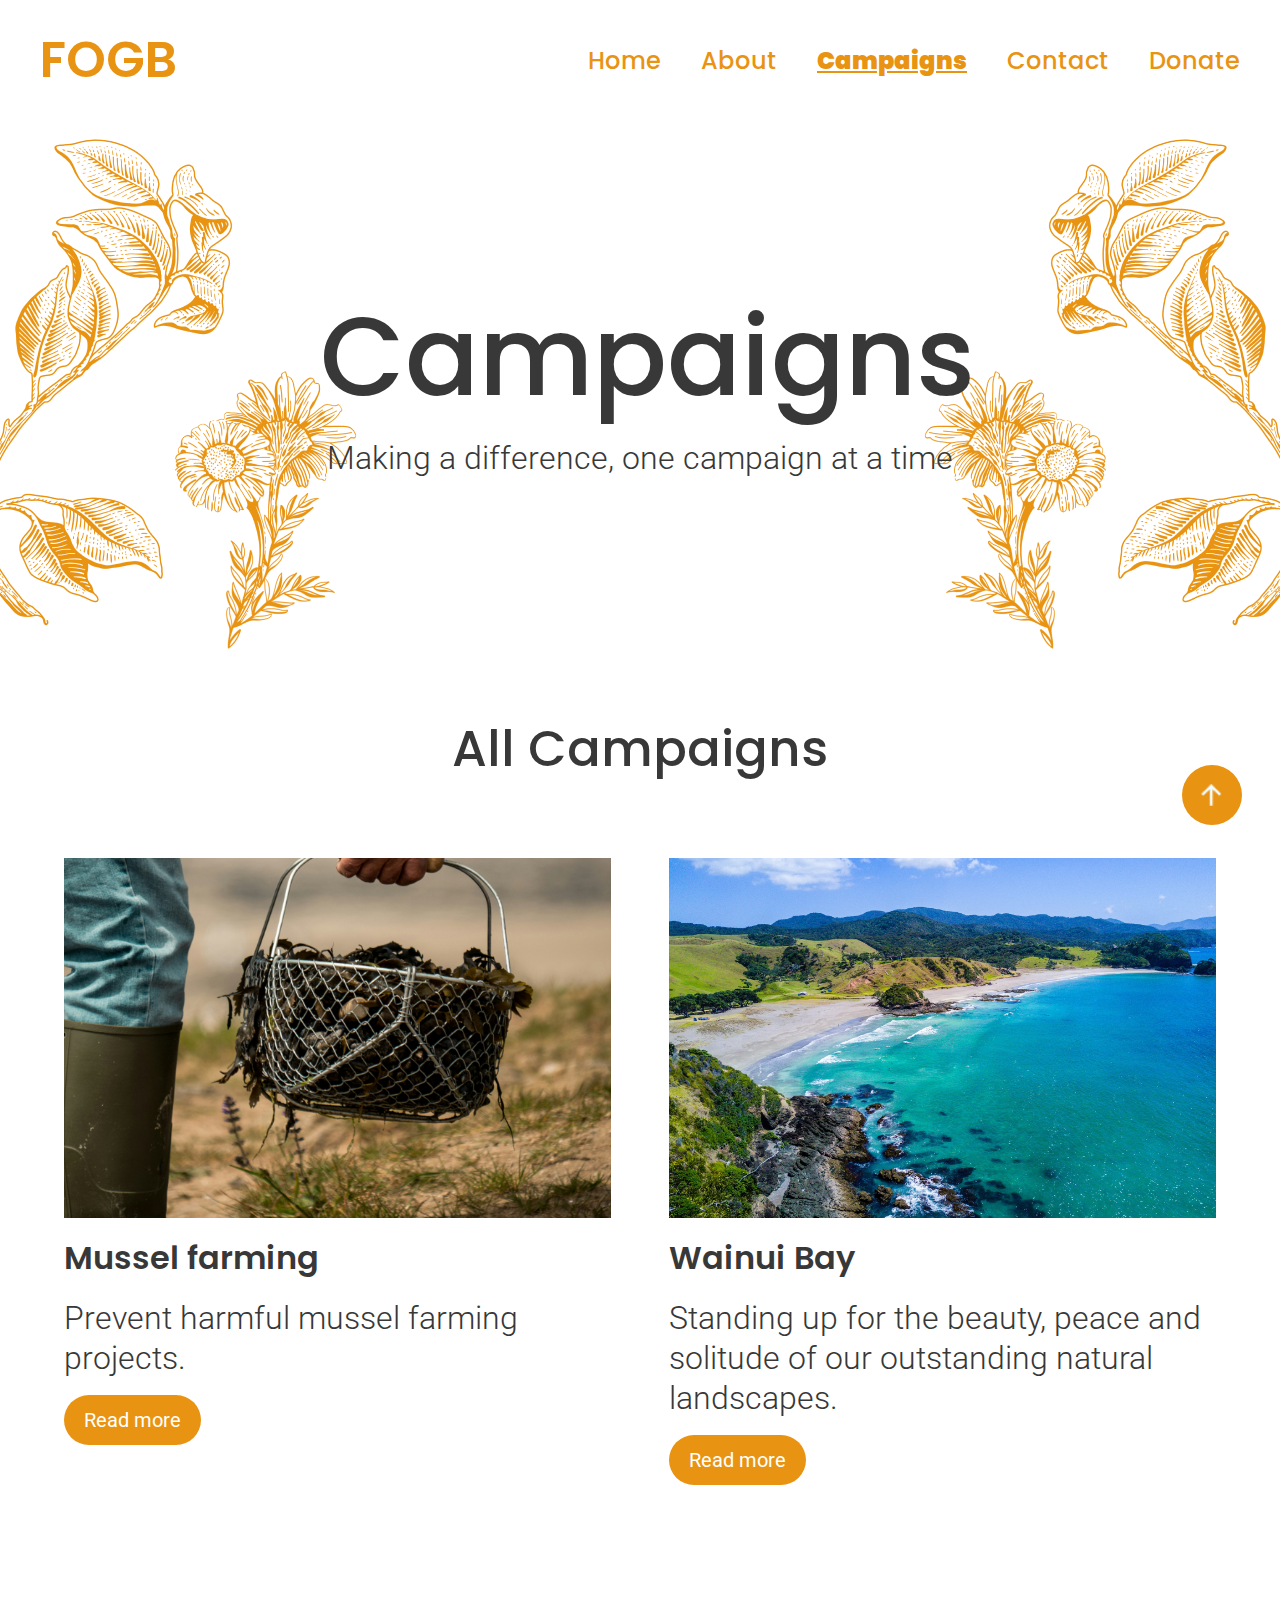
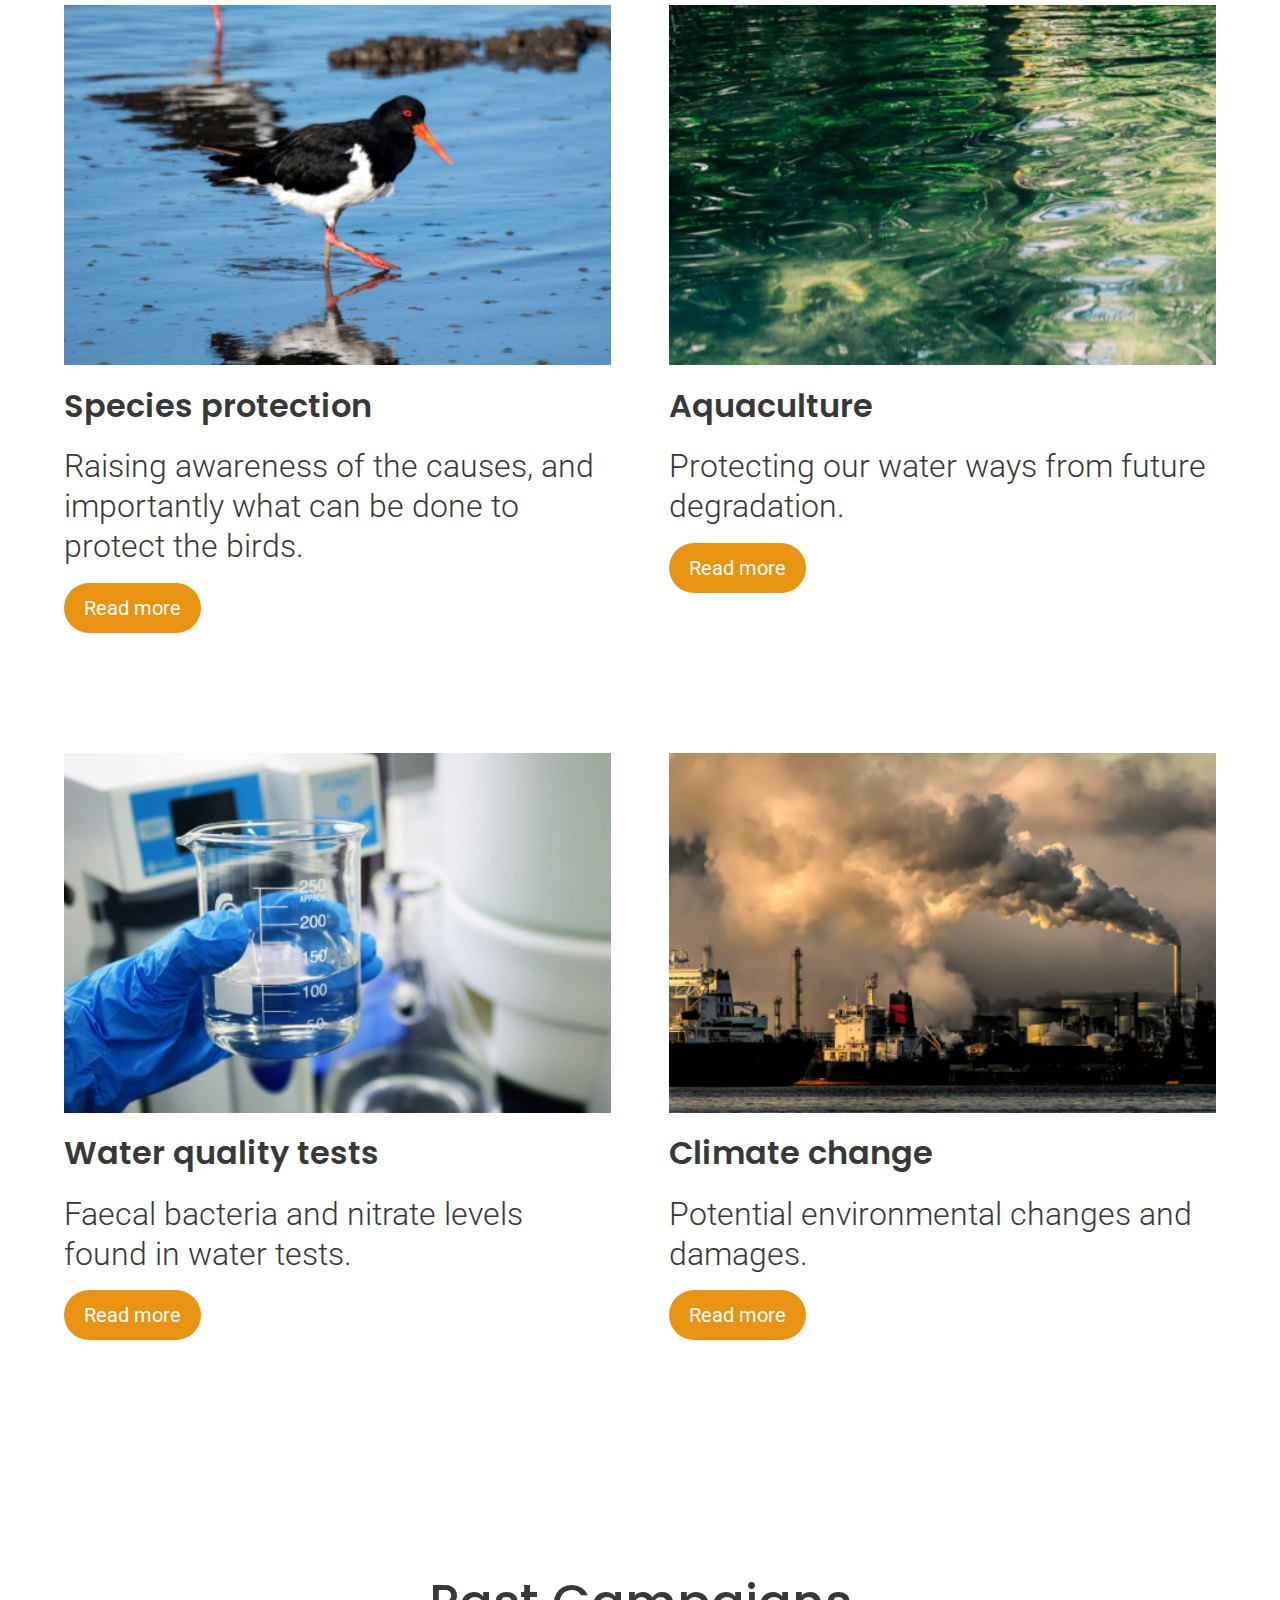
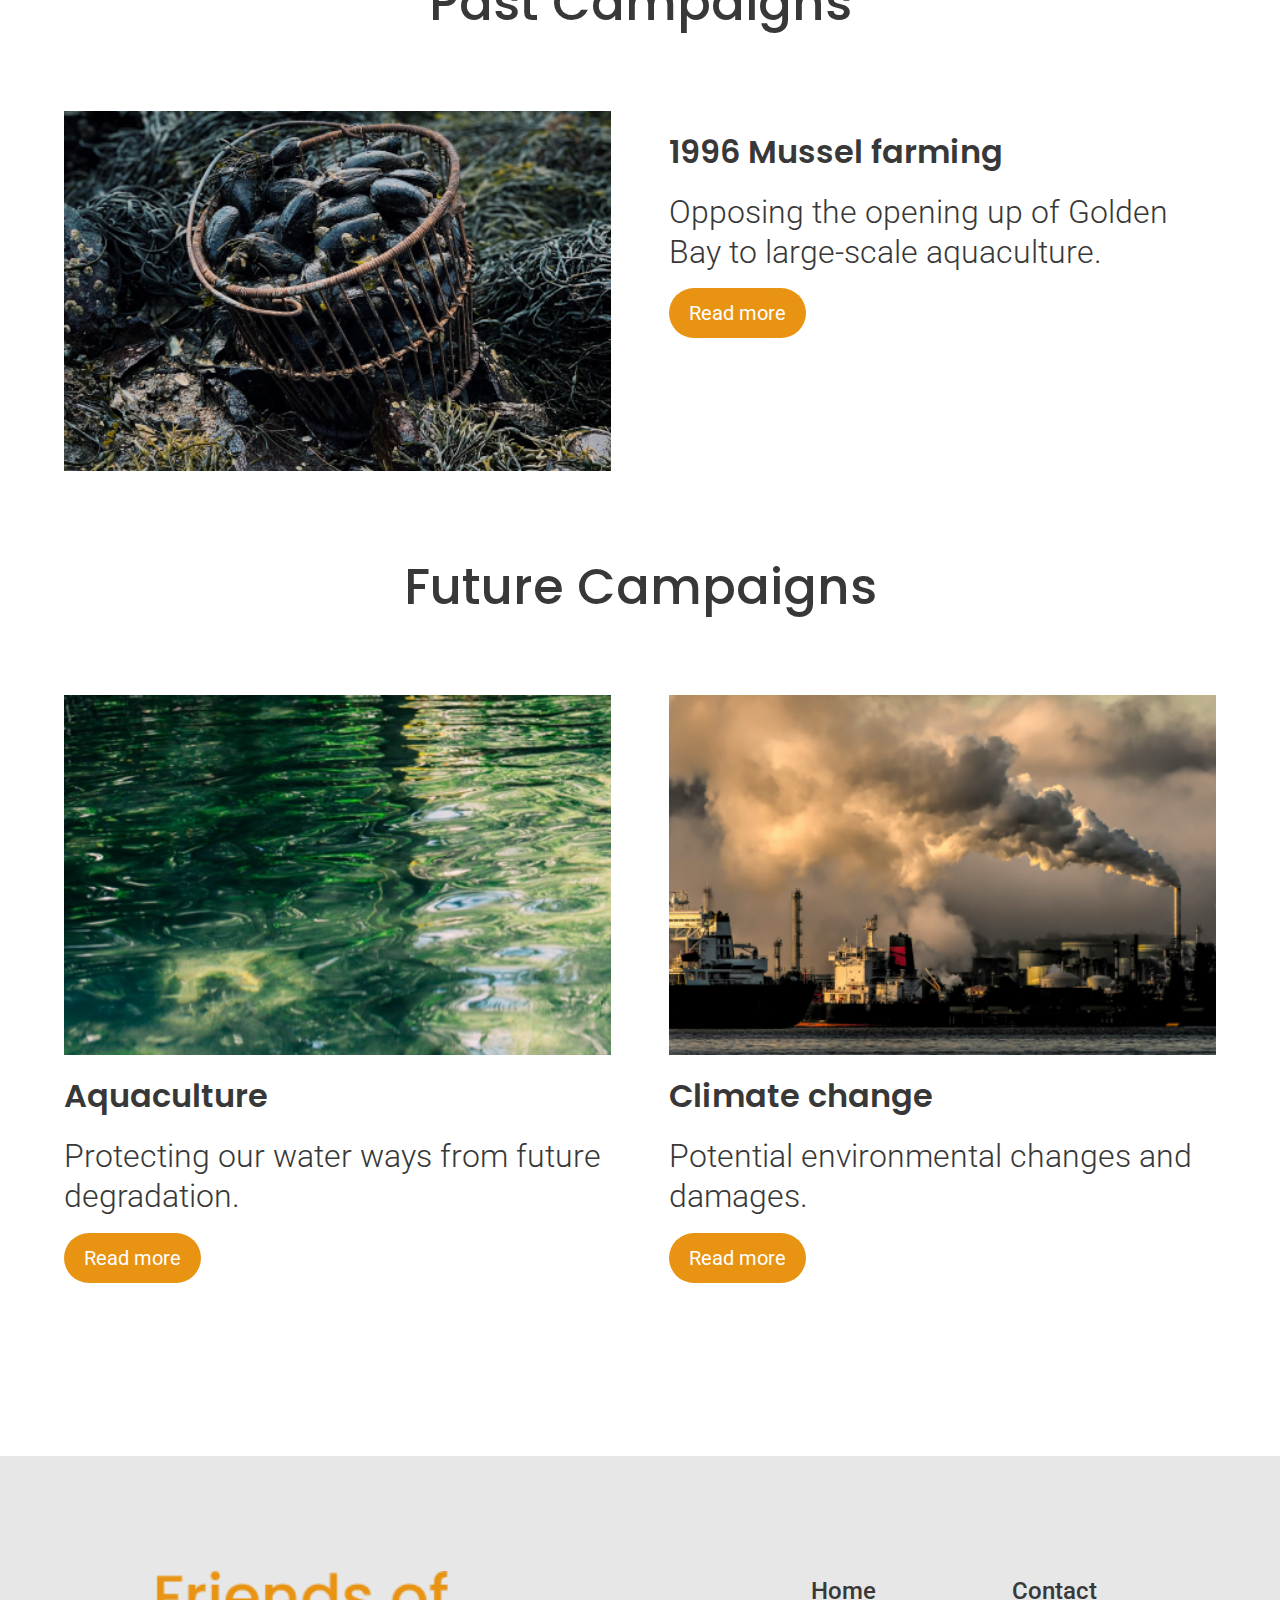
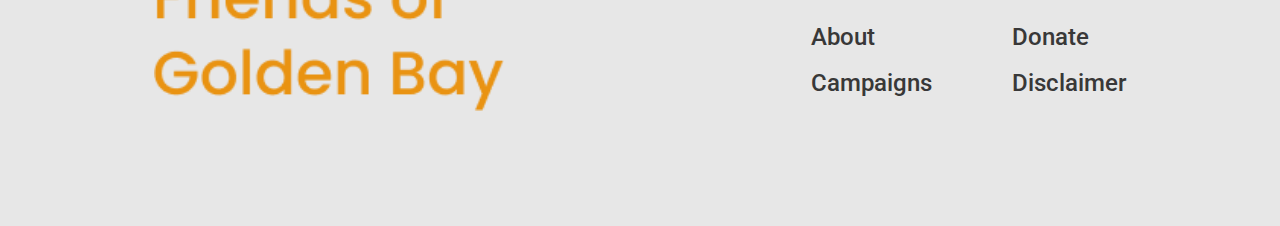
<file: campaigns.html>
<!DOCTYPE html>
<html lang="en">

<head>
    <meta charset="UTF-8">
    <meta name="viewport" content="width=device-width, initial-scale=1.0">
    <link rel="stylesheet" href="./style.scss">
    <link rel="stylesheet" href="./style.css">
    <title>Our campaigns</title>
    <link rel="icon" type="image/x-icon" href="./images/favicon-16x16.png">
</head>

<body>

    <!-- Responsiveness Nav Start -->
    <nav class="navbar" id="campaignsHeader">
        <!-- Logo Container -->
        <div class="navbar__logo">
            <a href="./index.html">FOGB</a>
        </div>

        <!-- Nav Items -->
        <div class="navbar__items" id="navigationItems">
            <!-- dont use - for ID's -->
            <a href="./index.html">Home</a>
            <a href="./about.html">About</a>
            <a href="./campaigns.html" class="active">Campaigns</a>
            <a href="./contact.html">Contact</a>
            <a href="./donate.html">Donate</a>
        </div>

        <!-- Hamburger Icons -->
        <div class="navbar__hamburger">
            <span id="openHam">&#9776;</span>
            <span id="closeHam">&#x2716;</span>
        </div>
    </nav>
    <!-- Responsiveness Nav End -->

    <!-- Home header start -->
    <div class="homeheader">
        <div class="campaignheader__image">
            <h1>Campaigns</h1>
            <p>Making a difference, one campaign at a time</p>
        </div>
    </div>

    <!--     // campaign title -->
    <div class="home__campaigns">
        <h2>All Campaigns</h2>
    </div>

    <!--     // campaigns -->
    <div class="home__campaigns--container">
        <!-- campaign -->
        <div class="campaign__card">
            <div class="campaign__card--image mussel__farming"></div>
            <h4>Mussel farming</h4>
            <p>Prevent harmful mussel farming projects.</p>
            <a id="mussels">Read more</a>
        </div>
        <!-- campaign -->
        <div class="campaign__card">
            <div class="campaign__card--image species__protection"></div>
            <h4>Species protection</h4>
            <p>Raising awareness of the causes, and importantly what can be done to protect the birds.</p>
            <a id="species" onclick="location.href='./campaignpage.html'">Read more</a>
        </div>
        <!-- campaign -->
        <div class="campaign__card">
            <div class="campaign__card--image water__testing"></div>
            <h4>Water quality tests</h4>
            <p>Faecal bacteria and nitrate levels found in water tests.</p>
            <a id="water">Read more</a>
        </div>
        <!-- campaign -->
        <div class="campaign__card">
            <div class="campaign__card--image landscape"></div>
            <h4>Wainui Bay</h4>
            <p>Standing up for the beauty, peace and solitude of our outstanding natural landscapes.</p>
            <a id="land">Read more</a>
        </div>
        <!-- campaign -->
        <div class="campaign__card">
            <div class="campaign__card--image aquaculture"></div>
            <h4>Aquaculture</h4>
            <p>Protecting our water ways from future degradation.</p>
            <a class="campaign__card--button" href="">Read more</a>
        </div>
        <!-- campaign -->
        <div class="campaign__card">
            <div class="campaign__card--image climate__change"></div>
            <h4>Climate change</h4>
            <p>Potential environmental changes and damages.</p>
            <a class="campaign__card--button" href="">Read more</a>
        </div>
    </div>
    <!-- past campaign -->
    <div class="home__campaigns">
        <h2>Past Campaigns</h2>
    </div>
    <div class="home__campaigns--container past__campaigns--single">
        <div class="campaign__card">
            <div class="campaign__card--image mussel__farming--1996"></div>
            <h4>1996 Mussel farming</h4>
            <p>Opposing the opening up of Golden Bay to large-scale aquaculture.</p>
            <a class="campaign__card--button" href="">Read more</a>
        </div>
    </div>
    <!-- future campaigns -->
    <div class="home__campaigns">
        <h2>Future Campaigns</h2>
    </div>
    <div class="home__campaigns--container">
        <!-- campaign -->
        <div class="campaign__card">
            <div class="campaign__card--image aquaculture"></div>
            <h4>Aquaculture</h4>
            <p>Protecting our water ways from future degradation.</p>
            <a class="campaign__card--button" href="">Read more</a>
        </div>
        <!-- campaign -->
        <div class="campaign__card campaign__card--end">
            <div class="campaign__card--image climate__change"></div>
            <h4>Climate change</h4>
            <p>Potential environmental changes and damages.</p>
            <a class="campaign__card--button" href="">Read more</a>
        </div>
    </div>

    <!--     // back to the top button -->
    <a class="back__top--button" href="#campaignsHeader">
        <img src="./images/mobile-arrow.webp" alt="white arrow">
    </a>

    <!-- footer -->
    <footer>
        <div class="footer__logo--container">
        </div>
        <div class="footer__content--row">
            <div class="footer__content--column">
                <a class="footer__column--links" href="./index.html">Home</a>
                <a class="footer__column--links" href="./about.html">About</a>
                <a class="footer__column--links" href="./campaigns.html">Campaigns</a>
            </div>
            <div class="footer__content--column">
                <a class="footer__column--links" href="./contact.html">Contact</a>
                <a class="footer__column--links" href="./donate.html">Donate</a>
                <a class="footer__column--links" id="alert">Disclaimer</a>
            </div>
        </div>
    </footer>



    <!-- custom script -->
    <script src="script.js"></script>
</body>

</html>
</file>
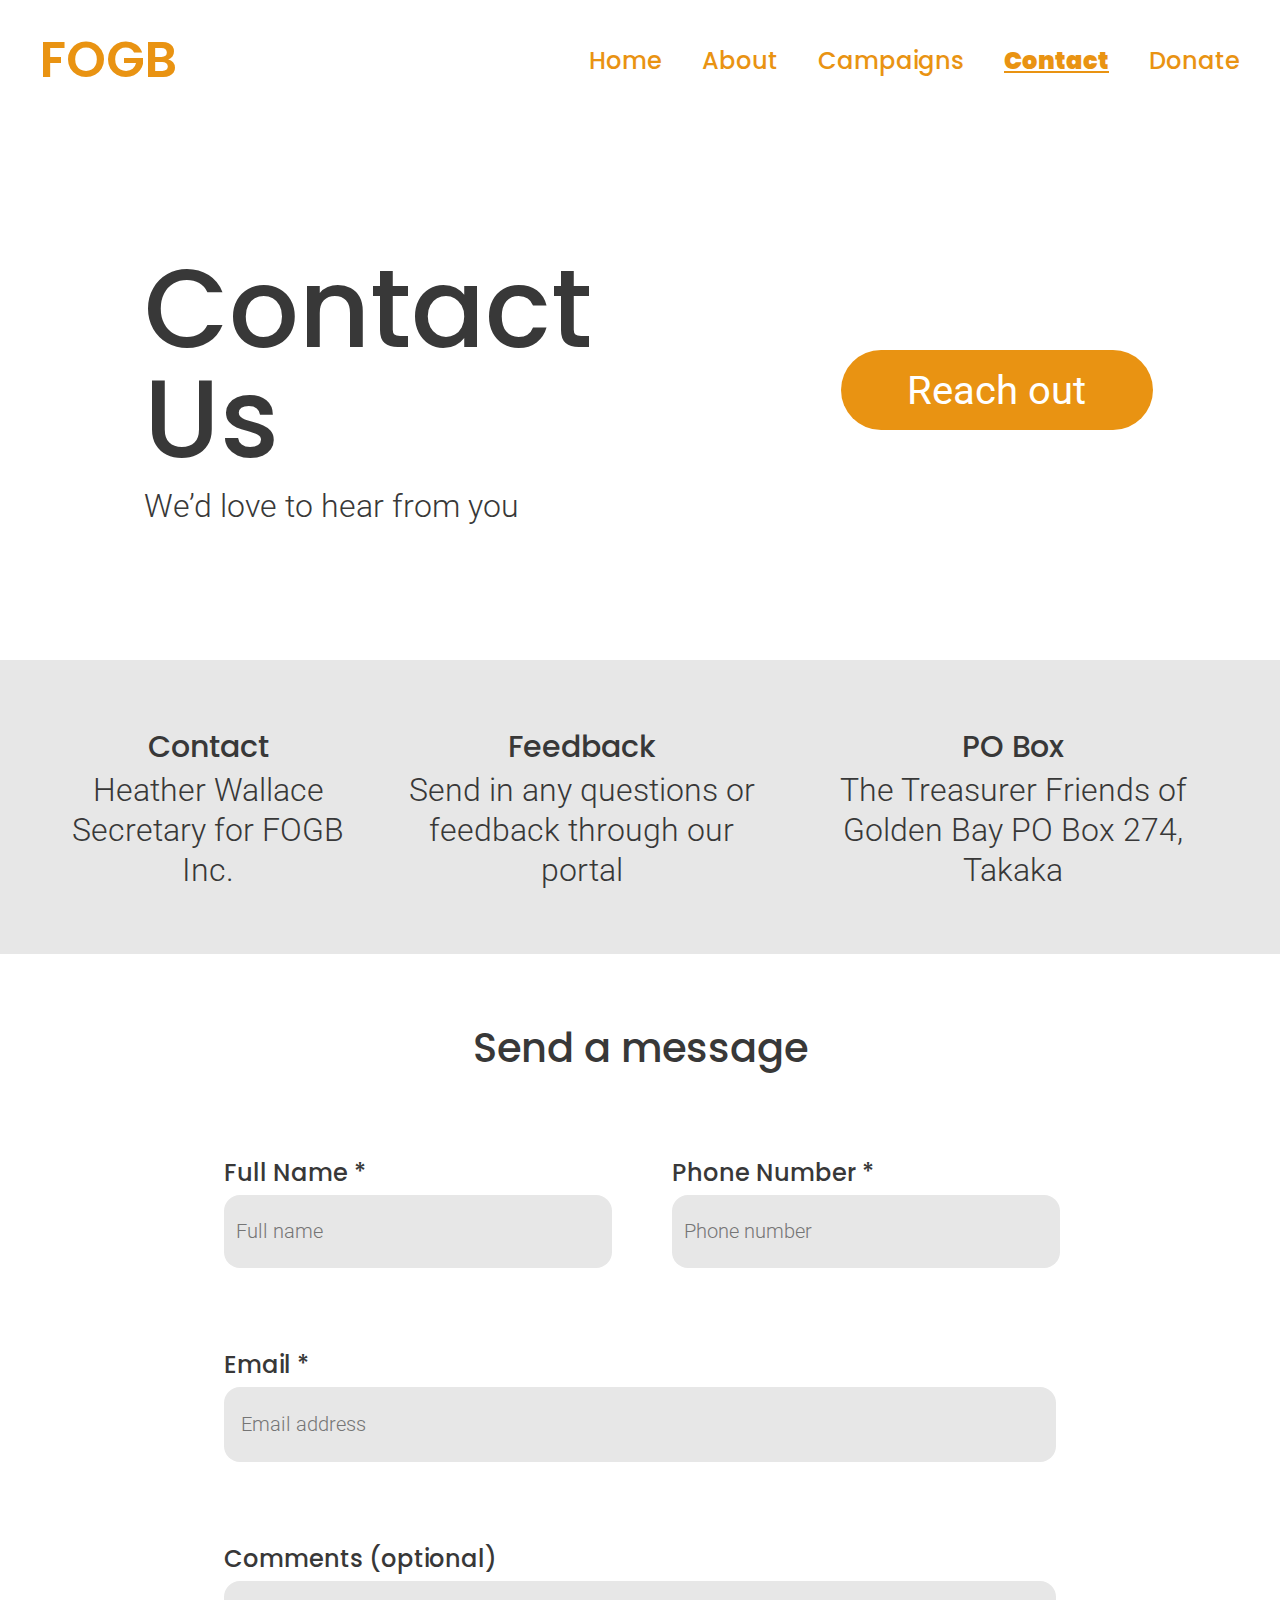
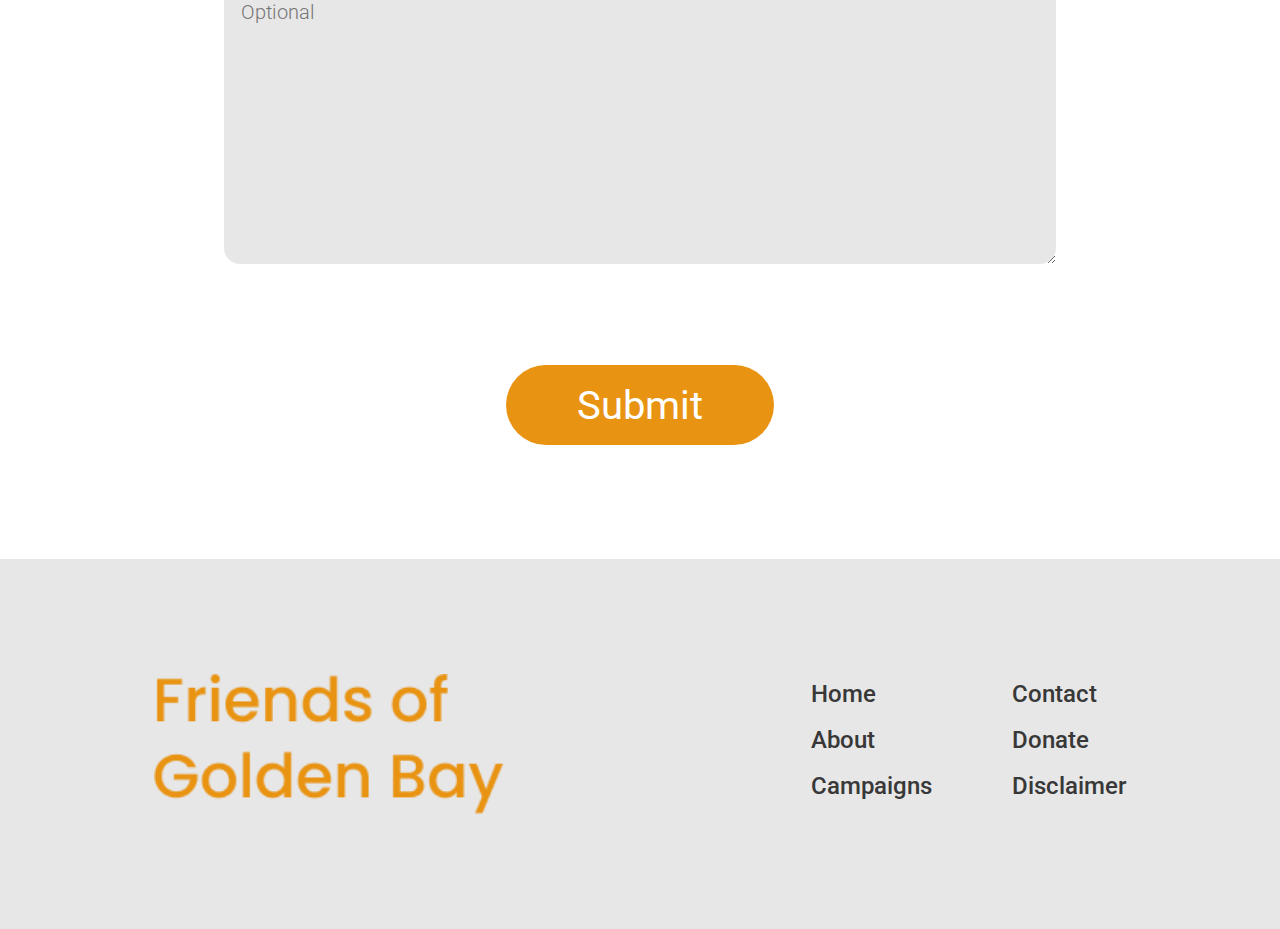
<file: contact.html>
<!DOCTYPE html>
<html lang="en">

<head>
    <meta charset="UTF-8">
    <meta name="viewport" content="width=device-width, initial-scale=1.0">
    <link rel="stylesheet" href="./style.scss">
    <link rel="stylesheet" href="./style.css">
    <title>Contact us</title>
    <link rel="icon" type="image/x-icon" href="./images/favicon-16x16.png">
</head>

<body>

    <!-- Responsiveness Nav Start -->
    <nav class="navbar" id="campaignsHeader">
        <!-- Logo Container -->
        <div class="navbar__logo">
            <a href="./index.html">FOGB</a>
        </div>

        <!-- Nav Items -->
        <div class="navbar__items" id="navigationItems">
            <!-- dont use - for ID's -->
            <a href="./index.html">Home</a>
            <a href="./about.html">About</a>
            <a href="./campaigns.html">Campaigns</a>
            <a href="./contact.html" class="active">Contact</a>
            <a href="./donate.html">Donate</a>
        </div>

        <!-- Hamburger Icons -->
        <div class="navbar__hamburger">
            <span id="openHam">&#9776;</span>
            <span id="closeHam">&#x2716;</span>
        </div>
    </nav>
    <!-- Responsiveness Nav End -->

    <!-- contact header -->
    <div class="homeheader contact__header">
        <div class="contactheader__image">
            <h1>Contact Us</h1>
            <p>We’d love to hear from you</p>
        </div>
        <!-- contact 'reach us' button -->
        <div class="home__campaigns--button">
            <a class="main__button" href="#contactForm">Reach out</a>
        </div>
    </div>

    <!--         // contact information -->
    <div class="contact__page--container">
        <div class="contact__content">
            <div class="contact__content--text">
                <h5>Contact</h5>
                <p>Heather Wallace Secretary for FOGB Inc.</p>
            </div>
            <div class="contact__content--text">
                <h5>Feedback</h5>
                <p>Send in any questions or feedback through our portal</p>
            </div>
            <div class="contact__content--text">
                <h5>PO Box</h5>
                <p>The Treasurer Friends of Golden Bay PO Box 274, Takaka</p>
            </div>
        </div>

        <!-- contact form -->
        <div class="form__container">
            <h2>Send a message</h2>
            <form class="contact__form" id="contactForm">
                <div class="contact__form--inline">
                    <!--         // contact form block -->
                    <div class="form-group">
                        <label for="full-name">Full Name *</label>
                        <input type="text" placeholder="Full name" id="full-name" name="full-name" required>
                    </div>
                    <!--         // contact form block -->
                    <div class="form-group">
                        <label for="phone">Phone Number *</label>
                        <input type="tel" placeholder="Phone number" id="phone" name="phone">
                    </div>
                </div>
                <!--         // contact form block -->
                <div class="form-group">
                    <label for="email">Email *</label>
                    <input type="email" placeholder="Email address" id="email" name="email" required>
                </div>
                <!--         // contact form block -->
                <div class="form-group">
                    <label for="comments">Comments (optional)</label>
                    <textarea placeholder="Optional" id="comments" name="comments"></textarea>
                </div>
                <!--         // contact form submit button -->
                <div class="home__campaigns--button">
                    <button class="mobile_main_button" type="submit">Submit</button>
                </div>
            </form>
        </div>
    </div>

    <!-- footer -->
    <footer>
        <div class="footer__logo--container">
        </div>
        <div class="footer__content--row">
            <div class="footer__content--column">
                <a class="footer__column--links" href="./index.html">Home</a>
                <a class="footer__column--links" href="./about.html">About</a>
                <a class="footer__column--links" href="./campaigns.html">Campaigns</a>
            </div>
            <div class="footer__content--column">
                <a class="footer__column--links" href="./contact.html">Contact</a>
                <a class="footer__column--links" href="./donate.html">Donate</a>
                <a class="footer__column--links" id="alert">Disclaimer</a>
            </div>
        </div>
    </footer>



    <!-- custom script -->
    <script src="script.js"></script>
</body>

</html>
</file>
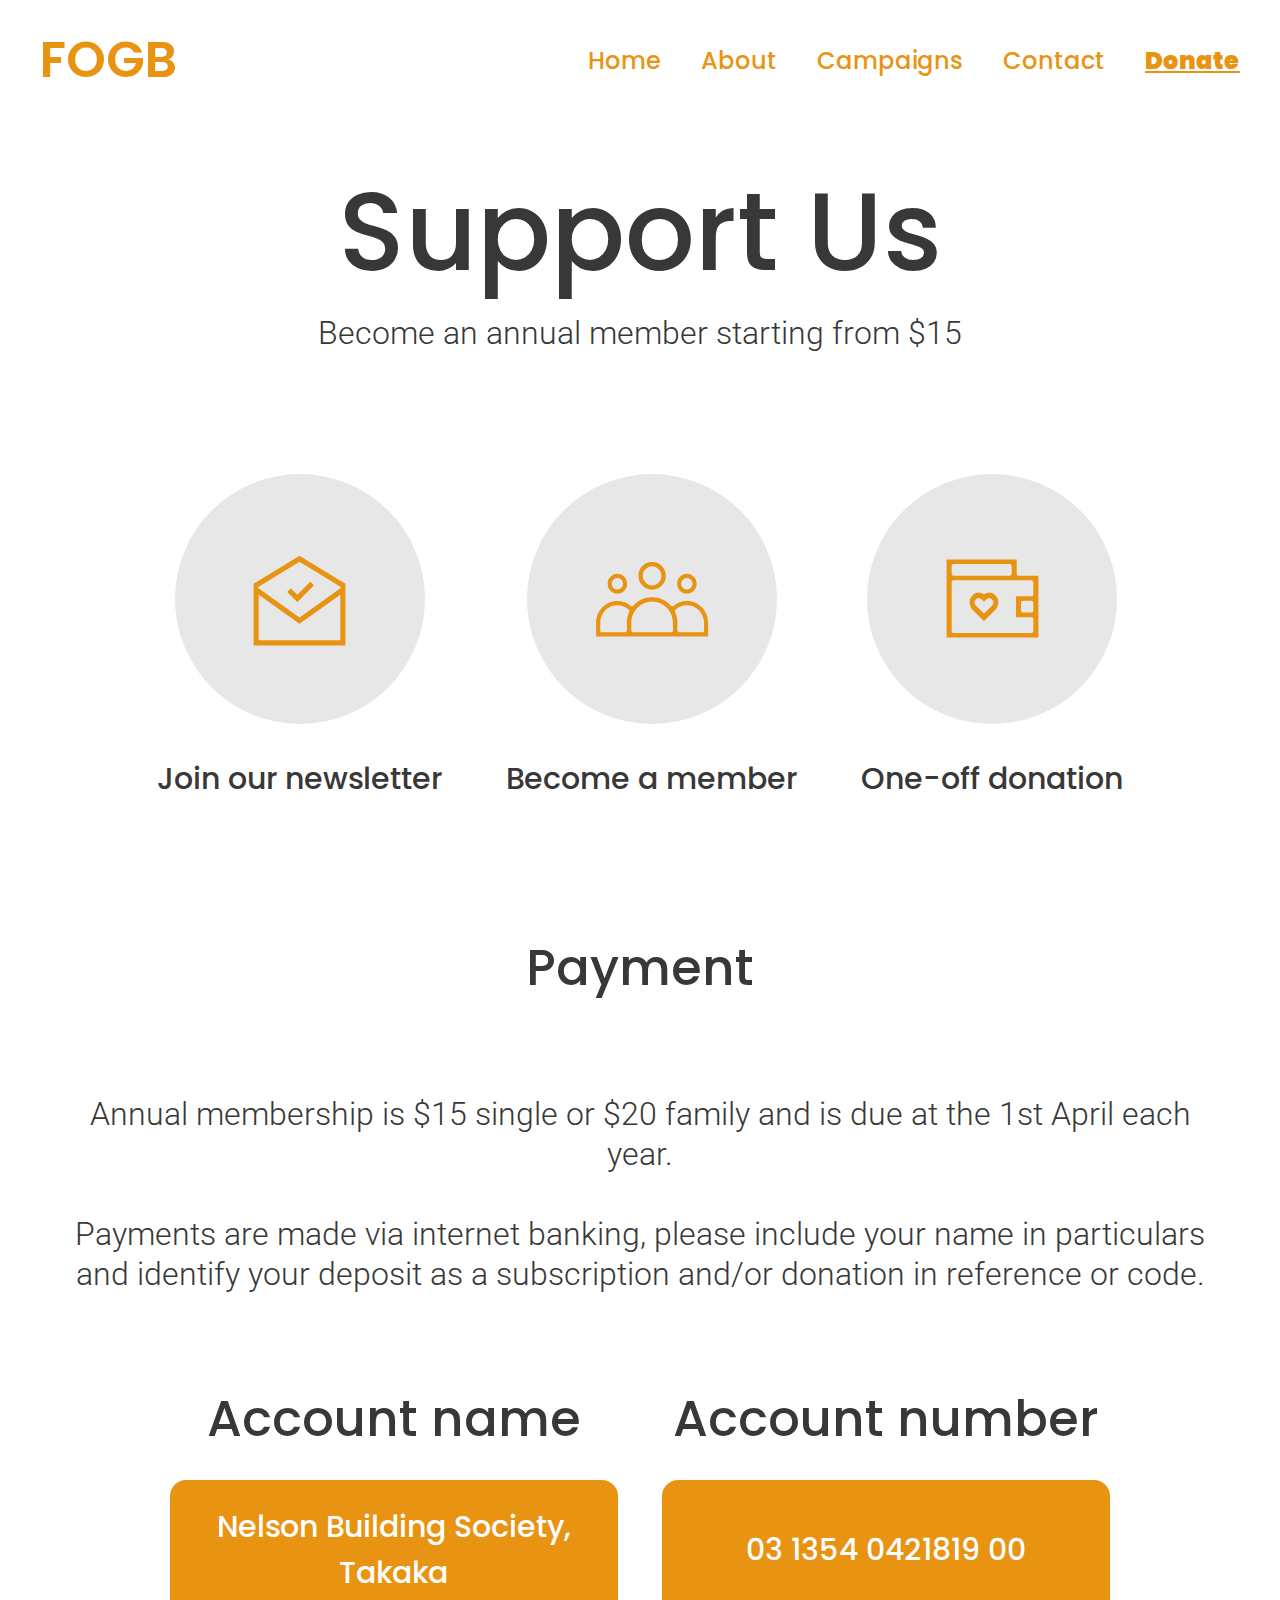
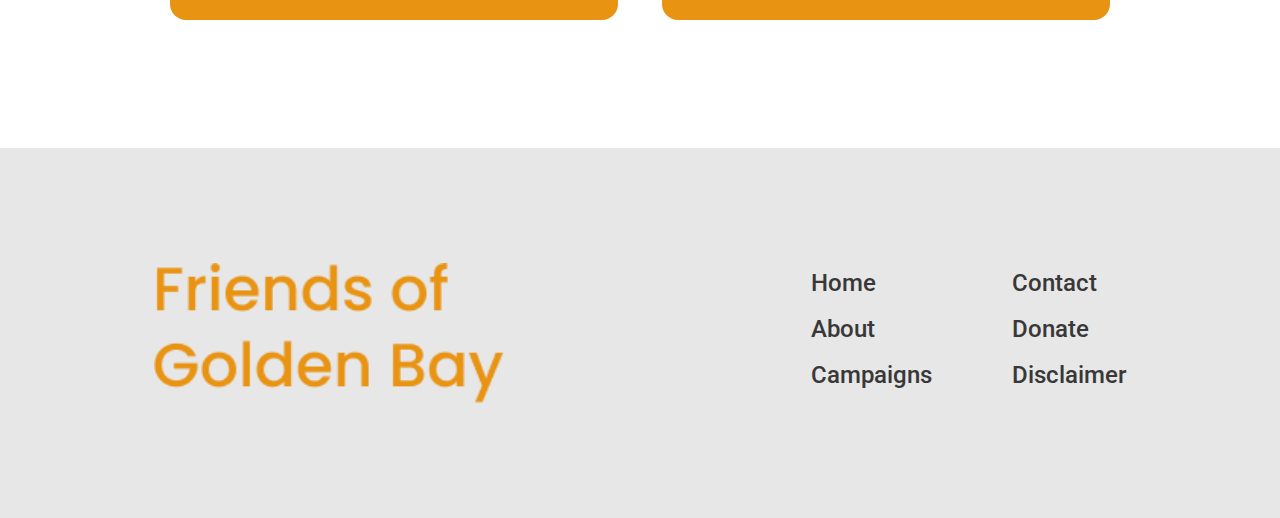
<file: donate.html>
<!DOCTYPE html>
<html lang="en">

<head>
    <meta charset="UTF-8">
    <meta name="viewport" content="width=device-width, initial-scale=1.0">
    <link rel="stylesheet" href="./style.scss">
    <link rel="stylesheet" href="./style.css">
    <title>Donate</title>
    <link rel="icon" type="image/x-icon" href="./images/favicon-16x16.png">
</head>

<body>

    <!-- Responsiveness Nav Start -->
    <nav class="navbar" id="campaignsHeader">
        <!-- Logo Container -->
        <div class="navbar__logo">
            <a href="./index.html">FOGB</a>
        </div>

        <!-- Nav Items -->
        <div class="navbar__items" id="navigationItems">
            <!-- dont use - for ID's -->
            <a href="./index.html">Home</a>
            <a href="./about.html">About</a>
            <a href="./campaigns.html">Campaigns</a>
            <a href="./contact.html">Contact</a>
            <a href="./donate.html" class="active">Donate</a>
        </div>

        <!-- Hamburger Icons -->
        <div class="navbar__hamburger">
            <span id="openHam">&#9776;</span>
            <span id="closeHam">&#x2716;</span>
        </div>
    </nav>
    <!-- Responsiveness Nav End -->

    <!-- donate header -->
    <div class="homeheader">
        <div class="donateheader__image">
            <h1>Support Us</h1>
            <p>Become an annual member starting from $15</p>
        </div>
    </div>

    <!--         // round donation icons -->
    <div class="donation__page--container">
        <div class="donation__icons--container">
            <!--             // icon -->
            <div class="donation__icon">
                <div class="donation__icon--circle">
                    <img src="./images/mobiledonateletter.svg" alt="donation icon of a letter">
                </div>
                <h5>Join our newsletter</h5>
            </div>
            <!--             // icon -->
            <div class="donation__icon">
                <div class="donation__icon--circle">
                    <img src="./images/mobiledonategroup.svg" alt="donation icon of a group">
                </div>
                <h5>Become a member</h5>
            </div>
            <!--             // icon -->
            <div class="donation__icon">
                <div class="donation__icon--circle">
                    <img src="./images/mobiledonatewallet.svg" alt="donation icon of a wallet">
                </div>
                <h5>One-off donation</h5>
            </div>
        </div>

        <!--         // payment information container -->
        <div class="donate__payment--container">
            <h2>Payment</h2>
            <p>Annual membership is $15 single or $20 family and is due at the 1st April each year.<br>
                <br>
                Payments are made via internet banking, please include your name in particulars and identify your
                deposit as
                a subscription and/or donation in reference or code.</p>
            <div class="donate__payment--boxes">
                <!--                 // payment button -->
                <div class="payment__container--details">
                    <h2>Account name</h2>
                    <div class="payment__details--box">
                        <h5>Nelson Building Society, Takaka</h5>
                    </div>
                </div>
                <!--                 // payment button -->
                <div class="payment__container--details">
                    <h2>Account number</h2>
                    <div class="payment__details--box">
                        <h5>03 1354 0421819 00</h5>
                    </div>
                </div>
            </div>
        </div>
    </div>

    <!-- footer -->
    <footer>
        <div class="footer__logo--container">
        </div>
        <div class="footer__content--row">
            <div class="footer__content--column">
                <a class="footer__column--links" href="./index.html">Home</a>
                <a class="footer__column--links" href="./about.html">About</a>
                <a class="footer__column--links" href="./campaigns.html">Campaigns</a>
            </div>
            <div class="footer__content--column">
                <a class="footer__column--links" href="./contact.html">Contact</a>
                <a class="footer__column--links" href="./donate.html">Donate</a>
                <a class="footer__column--links" id="alert">Disclaimer</a>
            </div>
        </div>
    </footer>



    <!-- custom script -->
    <script src="script.js"></script>
</body>

</html>
</file>
<file: style.css>
@import url("https://fonts.googleapis.com/css2?family=Poppins:ital,wght@0,100;0,200;0,300;0,400;0,500;0,600;0,700;0,800;0,900;1,100;1,200;1,300;1,400;1,500;1,600;1,700;1,800;1,900&display=swap");
@import url("https://fonts.googleapis.com/css2?family=Poppins:ital,wght@0,100;0,200;0,300;0,400;0,500;0,600;0,700;0,800;0,900;1,100;1,200;1,300;1,400;1,500;1,600;1,700;1,800;1,900&family=Roboto:ital,wght@0,100;0,300;0,400;0,500;0,700;0,900;1,100;1,300;1,400;1,500;1,700;1,900&display=swap");
@import url("https://fonts.googleapis.com/css2?family=Poppins:ital,wght@0,100;0,200;0,300;0,400;0,500;0,600;0,700;0,800;0,900;1,100;1,200;1,300;1,400;1,500;1,600;1,700;1,800;1,900&display=swap");
@import url("https://fonts.googleapis.com/css2?family=Poppins:ital,wght@0,100;0,200;0,300;0,400;0,500;0,600;0,700;0,800;0,900;1,100;1,200;1,300;1,400;1,500;1,600;1,700;1,800;1,900&family=Roboto:ital,wght@0,100;0,300;0,400;0,500;0,700;0,900;1,100;1,300;1,400;1,500;1,700;1,900&display=swap");
.mussel__farming {
  background-image: url("./images/musselfarmingcard.webp");
  background-size: cover;
  background-position: center;
}

.species__protection {
  background-image: url("./images/mobilespecies.webp");
  background-size: cover;
  background-position: center;
}

.water__testing {
  background-image: url("./images/mobilewatertest.webp");
  background-size: cover;
  background-position: center;
}

.landscape {
  background-image: url("./images/mobilelandscape.webp");
  background-size: cover;
  background-position: center;
}

.aquaculture {
  background-image: url("./images/aquaculturemobile.webp");
  background-size: cover;
  background-position: center;
}

.climate__change {
  background-image: url("./images/mobileglobalwarming.webp");
  background-size: cover;
  background-position: center;
}

.mussel__farming--1996 {
  background-image: url("./images/musselfarming1996.webp");
  background-size: cover;
  background-position: center;
}

.mussel__header--image {
  background-image: url("./images/musselfarmingcard.webp");
  background-size: cover;
  background-position: center;
}

.mussel__item--one {
  background-image: url("./images/mobilemusselgrid1.webp");
  background-size: cover;
  background-position: center;
}

.mussel__item--two {
  background-image: url("./images/mobilemusselgrid2.webp");
  background-size: cover;
  background-position: center;
}

.mussel__item--three {
  background-image: url("./images/mobilemusselgrid3.webp");
  background-size: cover;
  background-position: center;
}

.mussel__item--four {
  background-image: url("./images/mobilemusselgrid4.webp");
  background-size: cover;
  background-position: center;
}

.species__header--image {
  background-image: url("./images/mobilespecies.webp");
  background-size: cover;
  background-position: center;
}

.wainui__header--image {
  background-image: url("./images/mobilelandscape.webp");
  background-size: cover;
  background-position: center;
}

.species__item--one {
  background-image: url("./images/speciesprotection1.webp");
  background-size: cover;
  background-position: center;
}

.species__item--two {
  background-image: url("./images/speciesprotection2.webp");
  background-size: cover;
  background-position: center;
}

.species__item--three {
  background-image: url("./images/speciesprotection3.webp");
  background-size: cover;
  background-position: center;
}

.species__item--four {
  background-image: url("./images/speciesprotection4.webp");
  background-size: cover;
  background-position: center;
}

.wainui__item--one {
  background-image: url("./images/wainui1.webp");
  background-size: cover;
  background-position: center;
}

.wainui__item--two {
  background-image: url("./images/wainui2.webp");
  background-size: cover;
  background-position: center;
}

.wainui__item--three {
  background-image: url("./images/wainui3.webp");
  background-size: cover;
  background-position: center;
}

.wainui__item--four {
  background-image: url("./images/wainui4.webp");
  background-size: cover;
  background-position: center;
}

.water__header--image {
  background-image: url("./images/mobilewatertest.webp");
}

* {
  padding: 0;
  margin: 0;
  font-family: Archivo;
}

:root {
  --primary-color: #E99312;
}

html {
  scroll-behavior: smooth;
}

body {
  margin: 0;
}
body #alert {
  cursor: pointer;
}

@media screen and (max-width: 600px) {
  .italic {
    font-family: Roboto;
    font-size: 20px;
    color: #383838;
    text-align: left;
    line-height: 30px;
    font-weight: 300;
    color: #383838;
    font-style: italic;
  }
  .landscape__pdf {
    font-family: Roboto;
    font-size: 20px;
    color: #383838;
    text-align: left;
    line-height: 30px;
    font-weight: 300;
    color: #E99312;
    text-decoration: none;
  }
  .main__button {
    display: flex;
    align-items: center;
    justify-content: center;
    width: 40%;
    background-color: #E99312;
    height: 50px;
    border-radius: 70px;
    font-family: Roboto;
    color: #ffffff;
    font-size: 20px;
    text-decoration: none;
    cursor: pointer;
  }
  .home__campaigns--container {
    display: flex;
    flex-direction: column;
    padding: 5% 5% 5% 5%;
    gap: 10vh;
  }
  .home__campaigns--container .campaign__card {
    display: flex;
    flex-direction: column;
    justify-content: start;
    text-align: left;
  }
  .home__campaigns--container .campaign__card .campaign__card--image {
    width: 100%;
    height: 30vh;
    background-size: cover;
    background-position: center;
    margin-bottom: 5%;
  }
  .home__campaigns--container .campaign__card h4 {
    font-family: Poppins;
    font-weight: 600;
    font-size: 24px;
    padding-bottom: 3%;
    color: #383838;
  }
  .home__campaigns--container .campaign__card p {
    font-family: Roboto;
    font-size: 20px;
    color: #383838;
    text-align: left;
    line-height: 30px;
    font-weight: 300;
  }
  .home__campaigns--container .campaign__card .campaign__card--button {
    display: flex;
    align-items: center;
    justify-content: center;
    width: 25%;
    background-color: #E99312;
    height: 35px;
    border-radius: 70px;
    font-family: Roboto;
    color: #ffffff;
    font-size: 12px;
    text-decoration: none;
    margin-top: 3%;
    cursor: pointer;
  }
  .home__campaigns--container .campaign__card #mussels {
    display: flex;
    align-items: center;
    justify-content: center;
    width: 25%;
    background-color: #E99312;
    height: 35px;
    border-radius: 70px;
    font-family: Roboto;
    color: #ffffff;
    font-size: 12px;
    text-decoration: none;
    margin-top: 3%;
    cursor: pointer;
  }
  .home__campaigns--container .campaign__card #species {
    display: flex;
    align-items: center;
    justify-content: center;
    width: 25%;
    background-color: #E99312;
    height: 35px;
    border-radius: 70px;
    font-family: Roboto;
    color: #ffffff;
    font-size: 12px;
    text-decoration: none;
    margin-top: 3%;
    cursor: pointer;
  }
  .home__campaigns--container .campaign__card #water {
    display: flex;
    align-items: center;
    justify-content: center;
    width: 25%;
    background-color: #E99312;
    height: 35px;
    border-radius: 70px;
    font-family: Roboto;
    color: #ffffff;
    font-size: 12px;
    text-decoration: none;
    margin-top: 3%;
    cursor: pointer;
  }
  .home__campaigns--container .mussel-farming {
    background-image: url("./images/musselfarmingcard.webp");
  }
  .navbar {
    display: flex;
    flex-direction: row;
    justify-content: space-between;
    height: 70px;
    padding: 0 20px 0 20px;
    position: relative;
    z-index: 5;
  }
  .navbar .navbar__logo {
    height: 20vh;
    padding-top: 15px;
  }
  .navbar .navbar__logo a {
    font-family: Poppins;
    font-size: 30px;
    font-weight: 600;
    color: #E99312;
    text-decoration: none;
  }
  .navbar .navbar__items {
    display: none;
    flex-direction: column;
    width: 100%;
    gap: 40px;
    padding-top: 20vh;
    position: relative;
    right: 80px;
  }
  .navbar .navbar__items a {
    font-family: Poppins;
    font-size: 24px;
    font-weight: 500;
    color: #ffffff;
    text-decoration: none;
  }
  .navbar .navbar__items .active {
    font-weight: 900;
    text-decoration: underline;
  }
  .navbar .navbar__hamburger {
    font-size: 2rem;
    padding-top: 15px;
    font-weight: 900;
  }
  .navbar .navbar__hamburger #closeHam {
    display: none;
    color: #ffffff;
  }
  .navbar .navbar__hamburger #openHam {
    color: #E99312;
  }
  .homeheader .homeheader__image {
    height: 270px;
    width: 100%;
    background-image: url("./images/homeheadermobile.webp");
    background-size: cover;
  }
  .homeheader .homeheader__image h1 {
    font-family: Poppins;
    font-size: 48px;
    text-align: center;
    color: #383838;
    font-weight: 500;
    line-height: 50px;
    padding-top: 5vh;
  }
  .homeheader .homeheader__image p {
    font-family: Roboto;
    font-size: 20px;
    color: #383838;
    text-align: left;
    line-height: 30px;
    font-weight: 300;
    text-align: center;
    padding: 0 5% 0 5%;
  }
  .homeheader__buttons {
    position: relative;
    bottom: 5vh;
    z-index: 5;
    display: flex;
    flex-direction: row;
    align-items: center;
    justify-content: center;
    gap: 3vw;
    height: 100px;
    padding: 0 5% 0 5%;
  }
  .homeheader__buttons .homeheader__buttons--card {
    display: flex;
    flex-direction: column;
    text-align: center;
    justify-content: center;
    align-items: center;
    gap: 10px;
    background-color: #ffffff;
    width: calc(33.33% - 3vw);
    max-width: 120px;
    height: calc(90% + 3vh);
    max-height: 120px;
    box-shadow: -1px 4px 4px 0px rgba(0, 0, 0, 0.25);
    text-decoration: none;
  }
  .homeheader__buttons .homeheader__buttons--card .homeheader__buttons--card--icon {
    width: 25px;
    height: 35px;
  }
  .homeheader__buttons .homeheader__buttons--card h6 {
    font-family: Poppins;
    font-size: 15px;
    font-weight: 500;
    width: 80%;
    color: #383838;
    text-decoration: none;
  }
  .ourstory__image {
    display: flex;
    justify-content: center;
    align-items: center;
    width: 100%;
    height: 120px;
  }
  .ourstory__image .ourstory__image--container {
    position: relative;
    bottom: 5vh;
    width: 90%;
    height: 185px;
    background-image: url("./images/ourstorymobile.webp");
    background-size: cover;
  }
  .main__text {
    display: flex;
    flex-direction: column;
    padding: 5%;
  }
  .main__text h2 {
    font-family: Poppins;
    font-weight: 500;
    font-size: 36px;
    padding-bottom: 5%;
    color: #383838;
  }
  .main__text p {
    font-family: Roboto;
    font-size: 20px;
    color: #383838;
    text-align: left;
    line-height: 30px;
    font-weight: 300;
  }
  .donate__container {
    display: flex;
    align-items: center;
    justify-content: center;
    flex-direction: column;
    background-color: #E7E7E7;
    height: 150px;
    gap: 20px;
    background-image: url("./images/mobilefloralpattern.webp");
    background-size: cover;
  }
  .donate__container h5 {
    font-family: Poppins;
    font-size: 20px;
    color: #383838;
    font-weight: 500;
    text-align: center;
  }
  .donate__container .main__button {
    display: flex;
    align-items: center;
    justify-content: center;
    width: 40%;
    background-color: #E99312;
    height: 50px;
    border-radius: 70px;
    font-family: Roboto;
    color: #ffffff;
    font-size: 20px;
    text-decoration: none;
    cursor: pointer;
  }
  .home__campaigns {
    display: flex;
    flex-direction: column;
    align-items: center;
    padding: 10% 5% 0 5%;
  }
  .home__campaigns h2 {
    font-family: Poppins;
    font-weight: 500;
    font-size: 36px;
    padding-bottom: 5%;
    color: #383838;
  }
  .home__campaigns--button {
    display: flex;
    justify-content: center;
    align-items: center;
    height: 20vh;
  }
  .aboutheader .aboutheader__image {
    display: flex;
    align-items: center;
    justify-content: center;
    flex-direction: column;
    height: 270px;
    width: 100%;
    background-image: url("./images/aboutheader.webp");
    background-size: cover;
  }
  .aboutheader .aboutheader__image h1 {
    font-family: Poppins;
    font-size: 48px;
    text-align: center;
    color: #383838;
    font-weight: 500;
    line-height: 50px;
  }
  .aboutheader .aboutheader__image p {
    font-family: Poppins;
    font-size: 20px;
    text-align: center;
    color: #383838;
    font-weight: 300;
    line-height: 30px;
    padding: 0 20px 0 20px;
  }
  .community__iwi--circles {
    display: flex;
    flex-direction: row;
    justify-content: center;
    align-items: center;
    gap: 5%;
    padding: 10% 5% 10% 5%;
  }
  .community__iwi--circles .iwi__circle {
    display: flex;
    justify-content: center;
    align-items: center;
    width: 100px;
    height: 100px;
    border-radius: 50%;
    background-color: #E7E7E7;
    color: #E99312;
  }
  .community__iwi--circles .iwi__circle h3 {
    font-family: Roboto;
    font-size: 23px;
    font-weight: 500;
    text-align: center;
  }
  .about__gallery--grid {
    display: grid;
    height: 70vh;
    grid-template-columns: repeat(2, 1fr);
    grid-template-rows: repeat(4, 1fr);
    grid-column-gap: 0px;
    grid-row-gap: 0px;
  }
  .about__gallery--grid .item__1 {
    background-image: url("./images/gridimage1.webp");
    background-size: cover;
    background-position: center;
    grid-area: 1/1/3/2;
  }
  .about__gallery--grid .item__2 {
    background-image: url("./images/gridimage2.webp");
    background-size: cover;
    background-position: center;
    grid-area: 3/1/4/2;
  }
  .about__gallery--grid .item__3 {
    background-image: url("./images/gridimage3.webp");
    background-size: cover;
    background-position: center;
    grid-area: 3/2/4/3;
  }
  .about__gallery--grid .item__4 {
    background-image: url("./images/gridimage4.webp");
    background-size: cover;
    background-position: center;
    grid-area: 1/2/3/3;
  }
  .about__gallery--grid .item__5 {
    background-image: url("./images/gridimage5.webp");
    background-size: cover;
    background-position: center;
    grid-area: 4/1/5/3;
  }
  .our__history--image {
    height: 40vh;
    width: 80%;
    padding: 10%;
  }
  .our__history--image .our__history--image--container {
    height: 90%;
    width: 100%;
    background-image: url("./images/ourhistoryposter.webp");
    background-size: cover;
  }
  .homeheader .campaignheader__image {
    height: 200px;
    width: 100%;
    background-image: url("./images/campaignflowersmobile.webp");
    background-size: cover;
  }
  .homeheader .campaignheader__image h1 {
    font-family: Poppins;
    font-size: 48px;
    text-align: center;
    color: #383838;
    font-weight: 500;
    line-height: 50px;
    padding-top: 5vh;
  }
  .homeheader .campaignheader__image p {
    font-family: Poppins;
    font-size: 20px;
    text-align: center;
    color: #383838;
    font-weight: 300;
    line-height: 30px;
    padding: 0 20px 0 20px;
  }
  .campaign__card--end {
    margin-bottom: 10vh;
  }
  .back__top--button {
    display: flex;
    align-items: center;
    justify-content: center;
    position: fixed;
    top: 85vh;
    right: 5%;
    z-index: 4;
    background-color: #E99312;
    width: 40px;
    height: 40px;
    border-radius: 50%;
  }
  .homeheader .contactheader__image {
    height: 130px;
    width: 100%;
  }
  .homeheader .contactheader__image h1 {
    font-family: Poppins;
    font-size: 48px;
    text-align: center;
    color: #383838;
    font-weight: 500;
    line-height: 50px;
    padding-top: 5vh;
  }
  .homeheader .contactheader__image p {
    font-family: Poppins;
    font-size: 20px;
    text-align: center;
    color: #383838;
    font-weight: 300;
    line-height: 30px;
    padding: 0 20px 0 20px;
  }
  .contact__content {
    display: flex;
    flex-direction: column;
    align-items: center;
    justify-content: center;
    padding: 5%;
    background-color: #E7E7E7;
    gap: 40px;
  }
  .contact__content .contact__content--text {
    display: flex;
    flex-direction: column;
    align-items: center;
    justify-content: center;
  }
  .contact__content .contact__content--text h5 {
    font-family: Poppins;
    font-size: 20px;
    color: #383838;
    font-weight: 500;
    text-align: center;
  }
  .contact__content .contact__content--text p {
    font-family: Roboto;
    font-size: 20px;
    color: #383838;
    text-align: left;
    line-height: 30px;
    font-weight: 300;
    text-align: center;
  }
  .form__container {
    display: flex;
    flex-direction: column;
    justify-content: center;
    align-items: center;
    padding: 5%;
    border-radius: 5px;
  }
  .form__container .contact__form {
    width: 100%;
  }
  .form__container h2 {
    font-family: Poppins;
    font-weight: 500;
    font-size: 36px;
    padding-bottom: 5%;
    color: #383838;
  }
  .form__container .form-group {
    margin-bottom: 15px;
    padding: 3% 7% 3% 7%;
  }
  .form__container .form-group label {
    font-family: Poppins;
    font-size: 20px;
    color: #383838;
    font-weight: 500;
    text-align: center;
    text-align: left;
    display: block;
    margin-bottom: 5px;
  }
  .form__container .form-group input[type=text],
  .form__container .form-group input[type=tel],
  .form__container .form-group input[type=email],
  .form__container .form-group textarea {
    width: 95%;
    height: 50px;
    border-radius: 16px;
    padding: 3%;
    border: none;
    background-color: #E7E7E7;
    font-family: Roboto;
    font-size: 20px;
    color: #383838;
    text-align: left;
    line-height: 30px;
    font-weight: 300;
  }
  .form__container .form-group textarea {
    height: 200px;
  }
  .form__container button[type=submit] {
    display: flex;
    align-items: center;
    justify-content: center;
    width: 40%;
    background-color: #E99312;
    height: 50px;
    border-radius: 70px;
    font-family: Roboto;
    color: #ffffff;
    font-size: 20px;
    text-decoration: none;
    cursor: pointer;
    border: none;
    cursor: pointer;
  }
  .form__container .error {
    border: 1px solid red;
  }
  .submitted-message {
    font-family: Poppins;
    font-weight: 500;
    font-size: 36px;
    padding-bottom: 5%;
    color: #383838;
    color: #E99312;
    padding: 10%;
    border: 2px solid #E99312;
    text-align: center;
  }
  .homeheader .donateheader__image {
    height: 190px;
    width: 100%;
  }
  .homeheader .donateheader__image h1 {
    font-family: Poppins;
    font-size: 48px;
    text-align: center;
    color: #383838;
    font-weight: 500;
    line-height: 50px;
    padding-top: 5vh;
  }
  .homeheader .donateheader__image p {
    font-family: Poppins;
    font-size: 20px;
    text-align: center;
    color: #383838;
    font-weight: 300;
    line-height: 30px;
    padding: 0 20px 0 20px;
  }
  .donation__page--container {
    display: flex;
    flex-direction: column;
    justify-content: center;
    align-items: center;
  }
  .donation__page--container .donation__icons--container {
    gap: 50px;
    padding: 5% 5% 10% 5%;
  }
  .donation__page--container .donation__icons--container .donation__icon {
    display: flex;
    flex-direction: column;
    justify-content: center;
    align-items: center;
    text-align: center;
    gap: 20px;
    padding: 10% 0 10% 0;
  }
  .donation__page--container .donation__icons--container .donation__icon h5 {
    font-family: Poppins;
    font-size: 20px;
    color: #383838;
    font-weight: 500;
    text-align: center;
  }
  .donation__page--container .donation__icons--container .donation__icon .donation__icon--circle {
    display: flex;
    flex-direction: column;
    justify-content: center;
    align-items: center;
    background-color: #E7E7E7;
    width: 100px;
    height: 100px;
    border-radius: 50%;
  }
  .donation__page--container .donate__payment--container {
    display: flex;
    flex-direction: column;
    justify-content: center;
    align-items: center;
    padding: 10% 5% 10% 5%;
    gap: 30px;
  }
  .donation__page--container .donate__payment--container h2 {
    font-family: Poppins;
    font-weight: 500;
    font-size: 36px;
    padding-bottom: 5%;
    color: #383838;
  }
  .donation__page--container .donate__payment--container p {
    font-family: Roboto;
    font-size: 20px;
    color: #383838;
    text-align: left;
    line-height: 30px;
    font-weight: 300;
    text-align: center;
  }
  .donation__page--container .donate__payment--container .payment__container--details {
    display: flex;
    flex-direction: column;
    justify-content: center;
    align-items: center;
    margin-bottom: 3rem;
  }
  .donation__page--container .donate__payment--container .payment__container--details h2 {
    font-family: Poppins;
    font-weight: 500;
    font-size: 36px;
    padding-bottom: 5%;
    color: #383838;
  }
  .donation__page--container .donate__payment--container .payment__container--details .payment__details--box {
    display: flex;
    justify-content: center;
    align-items: center;
    width: 70%;
    height: 70px;
    background-color: #E99312;
    border-radius: 16px;
  }
  .donation__page--container .donate__payment--container .payment__container--details .payment__details--box h5 {
    font-family: Poppins;
    font-size: 20px;
    color: #383838;
    font-weight: 500;
    text-align: center;
    color: white;
    text-align: center;
  }
  .campaign__section .campaign__container--wrap {
    display: flex;
    display: flex;
    flex-direction: column;
    justify-content: center;
    align-items: center;
  }
  .campaign__section .campaign__container--wrap .campaign__header--text {
    padding: 0 5% 0 5%;
  }
  .campaign__section .campaign__container--wrap h2 {
    font-family: Poppins;
    font-weight: 500;
    font-size: 36px;
    padding-bottom: 5%;
    color: #383838;
    padding-top: 5%;
  }
  .campaign__section .campaign__container--wrap p {
    font-family: Roboto;
    font-size: 20px;
    color: #383838;
    text-align: left;
    line-height: 30px;
    font-weight: 300;
  }
  .campaign__section .campaign__header--image {
    height: 270px;
    width: 100%;
    background-size: cover;
  }
  .campaign__section .campaign__content--container {
    text-align: left;
    padding: 5%;
  }
  .campaign__section .campaign__content--container h2 {
    font-family: Poppins;
    font-weight: 500;
    font-size: 36px;
    padding-bottom: 5%;
    color: #383838;
  }
  .campaign__section .campaign__content--container p {
    font-family: Roboto;
    font-size: 20px;
    color: #383838;
    text-align: left;
    line-height: 30px;
    font-weight: 300;
  }
  .campaign__section .campaign__content--container h4 {
    font-family: Poppins;
    font-weight: 600;
    font-size: 24px;
    padding-bottom: 3%;
    color: #383838;
  }
  .campaign__section .campaign__content--container h5 {
    font-family: Poppins;
    font-size: 20px;
    color: #383838;
    font-weight: 500;
    text-align: center;
    text-align: left;
    color: #E99312;
  }
  .campaign__grid {
    display: grid;
    grid-template-columns: 1fr;
    grid-template-rows: repeat(4, 1fr);
    grid-column-gap: 0px;
    grid-row-gap: 0px;
    height: 150vh;
    padding: 15% 0 0% 0;
  }
  .campaign__grid .campaign__item--one {
    grid-area: 1/1/2/2;
  }
  .campaign__grid .campaign__item--two {
    grid-area: 2/1/3/2;
  }
  .campaign__grid .campaign__item--three {
    grid-area: 3/1/4/2;
  }
  .campaign__grid .campaign__item--four {
    grid-area: 4/1/5/2;
  }
  .campaign__grid .campaign__grid--item {
    background-size: cover;
    background-position: center;
  }
  .water__content--img {
    display: flex;
    align-items: center;
    justify-content: center;
    width: 100%;
    background-size: cover;
    margin: 10% 0 10% 0;
  }
  .water__content--img img {
    width: inherit;
  }
  .water__content--img {
    display: flex;
    align-items: center;
    justify-content: center;
    width: 100%;
    background-size: cover;
    margin: 10% 0 10% 0;
  }
  .water__content--img img {
    width: inherit;
  }
  footer {
    display: flex;
    flex-direction: column;
    align-items: center;
    justify-content: center;
    background-color: #E7E7E7;
    height: 370px;
    width: 100%;
  }
  footer .footer__logo--container {
    width: 250px;
    height: 100px;
    background-image: url("./images/mobilefooterlogo.webp");
    background-size: cover;
  }
  footer .footer__content--row {
    display: flex;
    flex-direction: row;
    height: 40%;
    padding-top: 50px;
    gap: 5rem;
  }
  footer .footer__content--row .footer__content--column {
    display: flex;
    flex-direction: column;
    gap: 18px;
  }
  footer .footer__content--row .footer__content--column .footer__column--links {
    font-family: Roboto;
    font-size: 20px;
    font-weight: 500;
    color: #383838;
    text-decoration: none;
  }
}
@media screen and (min-width: 600px) and (max-width: 992px) {
  .italic {
    font-family: Roboto;
    font-size: 26px;
    color: #383838;
    text-align: left;
    line-height: 40px;
    font-weight: 300;
    color: #383838;
    font-style: italic;
  }
  .landscape__pdf {
    font-family: Roboto;
    font-size: 26px;
    color: #383838;
    text-align: left;
    line-height: 40px;
    font-weight: 300;
    color: #E99312;
    text-decoration: none;
  }
  .main__button {
    display: flex;
    align-items: center;
    justify-content: center;
    width: 35%;
    background-color: #E99312;
    height: 55px;
    border-radius: 70px;
    font-family: Roboto;
    color: #ffffff;
    font-size: 27px;
    text-decoration: none;
    cursor: pointer;
  }
  .home__campaigns--container {
    display: flex;
    flex-direction: column;
    padding: 5% 5% 5% 5%;
    gap: 10vh;
  }
  .home__campaigns--container .campaign__card {
    display: flex;
    flex-direction: column;
    justify-content: start;
    text-align: left;
  }
  .home__campaigns--container .campaign__card .campaign__card--image {
    width: 100%;
    height: 30vh;
    background-size: cover;
    background-position: center;
    margin-bottom: 5%;
  }
  .home__campaigns--container .campaign__card h4 {
    font-family: Poppins;
    font-weight: 600;
    font-size: 24px;
    padding-bottom: 3%;
    color: #383838;
  }
  .home__campaigns--container .campaign__card p {
    font-family: Roboto;
    font-size: 20px;
    color: #383838;
    text-align: left;
    line-height: 30px;
    font-weight: 300;
  }
  .home__campaigns--container .campaign__card .campaign__card--button {
    display: flex;
    align-items: center;
    justify-content: center;
    width: 25%;
    background-color: #E99312;
    height: 35px;
    border-radius: 70px;
    font-family: Roboto;
    color: #ffffff;
    font-size: 16px;
    text-decoration: none;
    margin-top: 3%;
    cursor: pointer;
  }
  .home__campaigns--container .campaign__card #mussels {
    display: flex;
    align-items: center;
    justify-content: center;
    width: 25%;
    background-color: #E99312;
    height: 35px;
    border-radius: 70px;
    font-family: Roboto;
    color: #ffffff;
    font-size: 16px;
    text-decoration: none;
    margin-top: 3%;
    cursor: pointer;
  }
  .home__campaigns--container .campaign__card #species {
    display: flex;
    align-items: center;
    justify-content: center;
    width: 25%;
    background-color: #E99312;
    height: 35px;
    border-radius: 70px;
    font-family: Roboto;
    color: #ffffff;
    font-size: 16px;
    text-decoration: none;
    margin-top: 3%;
    cursor: pointer;
  }
  .home__campaigns--container .campaign__card #water {
    display: flex;
    align-items: center;
    justify-content: center;
    width: 25%;
    background-color: #E99312;
    height: 35px;
    border-radius: 70px;
    font-family: Roboto;
    color: #ffffff;
    font-size: 16px;
    text-decoration: none;
    margin-top: 3%;
    cursor: pointer;
  }
  .home__campaigns--container .mussel-farming {
    background-image: url("./images/musselfarmingcard.webp");
  }
  h1 {
    width: 80%;
    font-family: Poppins;
    font-size: 56px;
    text-align: center;
    color: #383838;
    font-weight: 500;
    line-height: 80px;
  }
  h2 {
    font-family: Poppins;
    font-weight: 500;
    font-size: 40px;
    padding-bottom: 5%;
    color: #383838;
  }
  h4 {
    font-family: Poppins;
    font-weight: 600;
    font-size: 28px;
    padding-bottom: 3%;
    color: #383838;
  }
  p {
    font-family: Roboto;
    font-size: 26px;
    color: #383838;
    text-align: left;
    line-height: 40px;
    font-weight: 300;
  }
  .navbar {
    display: flex;
    flex-direction: row;
    justify-content: space-between;
    padding: 0;
    height: 70px;
    padding: 0 20px 0 20px;
  }
  .navbar .navbar__logo {
    height: 20vh;
    padding-top: 10px;
  }
  .navbar .navbar__logo a {
    font-family: Poppins;
    font-size: 40px;
    font-weight: 600;
    color: #E99312;
    text-decoration: none;
  }
  .navbar .navbar__items {
    display: none;
    flex-direction: column;
    width: 100%;
    gap: 40px;
    padding-top: 20vh;
    position: relative;
    right: 105px;
  }
  .navbar .navbar__items a {
    font-family: Poppins;
    font-size: 24px;
    font-weight: 500;
    color: #ffffff;
    text-decoration: none;
  }
  .navbar .navbar__items .active {
    font-weight: 900;
    text-decoration: underline;
  }
  .navbar .navbar__hamburger {
    font-size: 2rem;
    padding-top: 15px;
    font-weight: 900;
  }
  .navbar .navbar__hamburger #closeHam {
    display: none;
    color: #ffffff;
  }
  .navbar .navbar__hamburger #openHam {
    color: #E99312;
  }
  .homeheader .homeheader__image {
    display: flex;
    align-items: center;
    justify-content: center;
    flex-direction: column;
    height: 400px;
    width: 100%;
    background-image: url("./images/homeheadermobile.webp");
    background-size: cover;
  }
  .homeheader .homeheader__image p {
    font-family: Roboto;
    font-size: 26px;
    color: #383838;
    text-align: left;
    line-height: 40px;
    font-weight: 300;
    padding: 20px 20px 0 20px;
    text-align: center;
  }
  .homeheader__buttons {
    position: relative;
    bottom: 5vh;
    z-index: 5;
    display: flex;
    flex-direction: row;
    align-items: center;
    justify-content: center;
    gap: 8%;
    height: 85px;
    padding: 0 5% 0 5%;
  }
  .homeheader__buttons .homeheader__buttons--card {
    display: flex;
    flex-direction: column;
    text-align: center;
    justify-content: center;
    align-items: center;
    gap: 5%;
    background-color: #ffffff;
    width: 150px;
    height: 170%;
    box-shadow: -1px 4px 4px 0px rgba(0, 0, 0, 0.25);
    text-decoration: none;
  }
  .homeheader__buttons .homeheader__buttons--card .homeheader__buttons--card--icon {
    width: 35px;
    height: 40px;
  }
  .homeheader__buttons .homeheader__buttons--card h6 {
    font-family: Poppins;
    font-size: 20px;
    font-weight: 500;
    width: 80%;
    color: #383838;
  }
  .ourstory__image {
    display: flex;
    justify-content: center;
    align-items: center;
    width: 100%;
    height: 262px;
  }
  .ourstory__image .ourstory__image--container {
    position: relative;
    bottom: 20%;
    width: 95%;
    height: 110%;
    background-image: url("./images/ourstorymobile.webp");
    background-size: cover;
  }
  .main__text {
    display: flex;
    flex-direction: column;
    padding: 5%;
  }
  .donate__container {
    display: flex;
    flex-direction: column;
    justify-content: center;
    align-items: center;
    background-color: #E7E7E7;
    height: 190px;
    gap: 20px;
    background-image: url("./images/mobilefloralpattern.webp");
    background-size: cover;
  }
  .donate__container h5 {
    font-family: Poppins;
    font-size: 24px;
    color: #383838;
    font-weight: 500;
    text-align: center;
  }
  .home__campaigns {
    display: flex;
    flex-direction: column;
    align-items: center;
    padding: 10% 5% 0 5%;
  }
  .home__campaigns h2 {
    font-family: Poppins;
    font-weight: 500;
    font-size: 40px;
    padding-bottom: 5%;
    color: #383838;
  }
  .home__campaigns--container {
    display: flex;
    flex-direction: column;
    padding: 5% 5% 5% 5%;
    gap: 10vh;
  }
  .home__campaigns--container .campaign__card .campaign__card--image {
    height: 40vh;
  }
  .home__campaigns--button {
    display: flex;
    justify-content: center;
    align-items: center;
    height: 20vh;
  }
  .aboutheader__image {
    display: flex;
    flex-direction: column;
    justify-content: center;
    align-items: center;
    height: 400px;
    background-image: url("./images/aboutheader.webp");
    background-size: cover;
  }
  .aboutus__community--container {
    display: flex;
    flex-direction: column;
    justify-content: center;
    align-items: center;
  }
  .aboutus__community--container p {
    text-align: center;
  }
  .community__iwi--circles {
    display: flex;
    flex-direction: column;
    justify-content: center;
    align-items: center;
    padding: 10% 5% 10% 5%;
    gap: 5rem;
  }
  .community__iwi--circles .iwi__circle {
    display: flex;
    justify-content: center;
    align-items: center;
    width: 200px;
    height: 200px;
    border-radius: 50%;
    background-color: #E7E7E7;
    color: #E99312;
  }
  .community__iwi--circles .iwi__circle h3 {
    font-family: Roboto;
    font-size: 37px;
    font-weight: 500;
    text-align: center;
    width: 80%;
    text-align: center;
  }
  .about__gallery--grid {
    display: grid;
    height: 100vh;
    grid-template-columns: repeat(2, 1fr);
    grid-template-rows: repeat(4, 1fr);
    grid-column-gap: 0px;
    grid-row-gap: 0px;
  }
  .about__gallery--grid .item__1 {
    background-image: url("./images/gridimage1.webp");
    background-size: cover;
    background-position: center;
    grid-area: 1/1/3/2;
  }
  .about__gallery--grid .item__2 {
    background-image: url("./images/gridimage2.webp");
    background-size: cover;
    background-position: center;
    grid-area: 3/1/4/2;
  }
  .about__gallery--grid .item__3 {
    background-image: url("./images/gridimage3.webp");
    background-size: cover;
    background-position: center;
    grid-area: 3/2/4/3;
  }
  .about__gallery--grid .item__4 {
    background-image: url("./images/gridimage4.webp");
    background-size: cover;
    background-position: center;
    grid-area: 1/2/3/3;
  }
  .about__gallery--grid .item__5 {
    background-image: url("./images/gridimage5.webp");
    background-size: cover;
    background-position: center;
    grid-area: 4/1/5/3;
  }
  .our__history--image {
    height: 60vh;
    width: 80%;
    padding: 10% 10% 0 10%;
  }
  .our__history--image .our__history--image--container {
    height: 90%;
    width: 100%;
    background-image: url("./images/ourhistoryposter.webp");
    background-size: cover;
  }
  .about__campaigns--container {
    display: flex;
    flex-direction: column;
    padding: 5% 5% 5% 5%;
    gap: 2vh;
  }
  .about__campaigns--container .campaign__card {
    display: flex;
    flex-direction: column;
    justify-content: start;
    text-align: left;
  }
  .about__campaigns--container .campaign__card .campaign__card--image {
    width: 100%;
    height: 30vh;
    background-size: cover;
    background-position: center;
    margin-bottom: 5%;
  }
  .about__campaigns--container .campaign__card h4 {
    font-family: Poppins;
    font-weight: 600;
    font-size: 24px;
    padding-bottom: 3%;
    color: #383838;
  }
  .about__campaigns--container .campaign__card p {
    font-family: Roboto;
    font-size: 20px;
    color: #383838;
    text-align: left;
    line-height: 30px;
    font-weight: 300;
  }
  .about__campaigns--container .campaign__card .campaign__card--button {
    display: flex;
    align-items: center;
    justify-content: center;
    width: 25%;
    background-color: #E99312;
    height: 35px;
    border-radius: 70px;
    font-family: Roboto;
    color: #ffffff;
    font-size: 16px;
    text-decoration: none;
    margin-top: 3%;
    cursor: pointer;
  }
  .about__campaigns--container .campaign__card #mussels {
    display: flex;
    align-items: center;
    justify-content: center;
    width: 25%;
    background-color: #E99312;
    height: 35px;
    border-radius: 70px;
    font-family: Roboto;
    color: #ffffff;
    font-size: 16px;
    text-decoration: none;
    margin-top: 3%;
    cursor: pointer;
  }
  .about__campaigns--container .campaign__card #species {
    display: flex;
    align-items: center;
    justify-content: center;
    width: 25%;
    background-color: #E99312;
    height: 35px;
    border-radius: 70px;
    font-family: Roboto;
    color: #ffffff;
    font-size: 16px;
    text-decoration: none;
    margin-top: 3%;
    cursor: pointer;
  }
  .about__campaigns--container .campaign__card #water {
    display: flex;
    align-items: center;
    justify-content: center;
    width: 25%;
    background-color: #E99312;
    height: 35px;
    border-radius: 70px;
    font-family: Roboto;
    color: #ffffff;
    font-size: 16px;
    text-decoration: none;
    margin-top: 3%;
    cursor: pointer;
  }
  .about__campaigns--container .mussel-farming {
    background-image: url("./images/musselfarmingcard.webp");
  }
  .campaignheader__image {
    display: flex;
    flex-direction: column;
    justify-content: center;
    align-items: center;
    height: 220px;
    background-image: url("./images/campaignflowerstablet.webp");
    background-size: cover;
  }
  .back__top--button {
    display: flex;
    align-items: center;
    justify-content: center;
    position: fixed;
    top: 85vh;
    right: 5%;
    z-index: 4;
    background-color: #E99312;
    width: 60px;
    height: 60px;
    border-radius: 50%;
  }
  .back__top--button img {
    transform: scale(1.2);
  }
  .contactheader__image {
    display: flex;
    flex-direction: column;
    justify-content: center;
    align-items: center;
    height: 220px;
  }
  .contact__page--container {
    display: flex;
    flex-direction: column;
    justify-content: center;
    align-items: center;
  }
  .contact__page--container .contact__content {
    display: flex;
    flex-direction: column;
    justify-content: center;
    align-items: center;
    background-color: #E7E7E7;
    gap: 40px;
    padding: 5%;
    width: 90%;
  }
  .contact__page--container .contact__content .contact__content--text {
    display: flex;
    flex-direction: column;
    justify-content: center;
    align-items: center;
  }
  .contact__page--container .contact__content .contact__content--text h5 {
    font-family: Poppins;
    font-size: 24px;
    color: #383838;
    font-weight: 500;
    text-align: center;
  }
  .contact__page--container .contact__content .contact__content--text p {
    font-family: Roboto;
    font-size: 26px;
    color: #383838;
    text-align: left;
    line-height: 40px;
    font-weight: 300;
    text-align: center;
  }
  .contact__page--container .form__container {
    display: flex;
    flex-direction: column;
    justify-content: center;
    align-items: center;
    padding: 5%;
    border-radius: 15px;
    width: 70%;
  }
  .contact__page--container .form__container .contact__form {
    width: 100%;
  }
  .contact__page--container .form__container h2 {
    font-family: Poppins;
    font-weight: 500;
    font-size: 40px;
    padding-bottom: 5%;
    color: #383838;
  }
  .contact__page--container .form__container .form-group {
    margin-bottom: 15px;
    padding: 3% 7% 3% 7%;
  }
  .contact__page--container .form__container .form-group label {
    font-family: Poppins;
    font-size: 24px;
    color: #383838;
    font-weight: 500;
    text-align: center;
    text-align: left;
    display: block;
    margin-bottom: 5px;
  }
  .contact__page--container .form__container .form-group input[type=text],
  .contact__page--container .form__container .form-group input[type=tel],
  .contact__page--container .form__container .form-group input[type=email],
  .contact__page--container .form__container .form-group textarea {
    width: 95%;
    height: 50px;
    border-radius: 16px;
    padding: 3%;
    border: none;
    background-color: #E7E7E7;
    font-family: Roboto;
    font-size: 20px;
    color: #383838;
    text-align: left;
    line-height: 30px;
    font-weight: 300;
  }
  .contact__page--container .form__container .form-group textarea {
    height: 250px;
  }
  .contact__page--container .form__container button[type=submit] {
    display: flex;
    align-items: center;
    justify-content: center;
    width: 35%;
    background-color: #E99312;
    height: 55px;
    border-radius: 70px;
    font-family: Roboto;
    color: #ffffff;
    font-size: 27px;
    text-decoration: none;
    cursor: pointer;
    border: none;
    cursor: pointer;
  }
  .contact__page--container .form__container .error {
    border: 1px solid red;
  }
  .contact__page--container .submitted-message {
    font-family: Poppins;
    font-weight: 500;
    font-size: 40px;
    padding-bottom: 5%;
    color: #383838;
    color: #E99312;
    padding: 10%;
    border: 2px solid #E99312;
    text-align: center;
  }
  .donateheader__image {
    display: flex;
    flex-direction: column;
    justify-content: center;
    align-items: center;
    height: 220px;
  }
  .donation__page--container {
    display: flex;
    flex-direction: column;
    justify-content: center;
    align-items: center;
  }
  .donation__page--container .donation__icon {
    display: flex;
    flex-direction: column;
    justify-content: center;
    align-items: center;
    gap: 2rem;
    padding: 15% 0 15% 0;
  }
  .donation__page--container .donation__icon h5 {
    font-family: Poppins;
    font-size: 24px;
    color: #383838;
    font-weight: 500;
    text-align: center;
  }
  .donation__page--container .donation__icon .donation__icon--circle {
    display: flex;
    flex-direction: column;
    justify-content: center;
    align-items: center;
    background-color: #E7E7E7;
    width: 200px;
    height: 200px;
    border-radius: 50%;
  }
  .donation__page--container .donation__icon .donation__icon--circle img {
    transform: scale(1.5);
  }
  .donate__payment--container {
    display: flex;
    flex-direction: column;
    justify-content: center;
    align-items: center;
    padding: 10% 5% 10% 5%;
    gap: 30px;
  }
  .donate__payment--container h2 {
    font-family: Poppins;
    font-weight: 500;
    font-size: 40px;
    padding-bottom: 5%;
    color: #383838;
  }
  .donate__payment--container p {
    font-family: Roboto;
    font-size: 26px;
    color: #383838;
    text-align: left;
    line-height: 40px;
    font-weight: 300;
    text-align: center;
  }
  .donate__payment--container .payment__container--details {
    display: flex;
    flex-direction: column;
    justify-content: center;
    align-items: center;
    margin-bottom: 3rem;
  }
  .donate__payment--container .payment__container--details .payment__details--box {
    display: flex;
    flex-direction: column;
    justify-content: center;
    align-items: center;
    width: 90%;
    height: 100px;
    background-color: #E99312;
    border-radius: 16px;
  }
  .donate__payment--container .payment__container--details .payment__details--box h5 {
    font-family: Poppins;
    font-size: 24px;
    color: #383838;
    font-weight: 500;
    text-align: center;
    color: white;
  }
  .campaign__section .campaign__container--wrap {
    display: flex;
    display: flex;
    flex-direction: column;
    justify-content: center;
    align-items: center;
  }
  .campaign__section .campaign__container--wrap .campaign__header--text {
    padding: 0 5% 0 5%;
  }
  .campaign__section .campaign__container--wrap h2 {
    font-family: Poppins;
    font-weight: 500;
    font-size: 40px;
    padding-bottom: 5%;
    color: #383838;
    padding-top: 5%;
  }
  .campaign__section .campaign__container--wrap p {
    font-family: Roboto;
    font-size: 26px;
    color: #383838;
    text-align: left;
    line-height: 40px;
    font-weight: 300;
  }
  .campaign__section .campaign__header--image {
    height: 270px;
    width: 100%;
    background-size: cover;
  }
  .campaign__section .campaign__content--container {
    padding: 5%;
  }
  .campaign__section .campaign__content--container h2 {
    font-family: Poppins;
    font-weight: 500;
    font-size: 40px;
    padding-bottom: 5%;
    color: #383838;
  }
  .campaign__section .campaign__content--container p {
    font-family: Roboto;
    font-size: 26px;
    color: #383838;
    text-align: left;
    line-height: 40px;
    font-weight: 300;
  }
  .campaign__section .campaign__content--container h4 {
    font-family: Poppins;
    font-weight: 600;
    font-size: 28px;
    padding-bottom: 3%;
    color: #383838;
  }
  .campaign__section .campaign__content--container h5 {
    font-family: Poppins;
    font-size: 24px;
    color: #383838;
    font-weight: 500;
    text-align: center;
    text-align: left;
    color: #E99312;
  }
  .campaign__grid {
    width: 100%;
    height: 60vh;
    display: grid;
    grid-template-columns: repeat(3, 1fr);
    grid-template-rows: repeat(2, 1fr);
    grid-column-gap: 0px;
    grid-row-gap: 0px;
  }
  .campaign__item--one {
    grid-area: 1/1/2/3;
  }
  .campaign__item--two {
    grid-area: 2/1/3/2;
  }
  .campaign__item--three {
    grid-area: 1/3/2/4;
  }
  .campaign__item--four {
    grid-area: 2/2/3/4;
  }
  .water__content--img {
    display: flex;
    align-items: center;
    justify-content: center;
    width: 100%;
    background-size: cover;
    margin: 10% 0 10% 0;
  }
  .water__content--img img {
    width: inherit;
  }
  footer {
    display: flex;
    flex-direction: column;
    align-items: center;
    justify-content: center;
    background-color: #E7E7E7;
    height: 370px;
    width: 100%;
    flex-direction: row;
    justify-content: space-evenly;
  }
  footer .footer__logo--container {
    width: 250px;
    height: 100px;
    background-image: url("./images/mobilefooterlogo.webp");
    background-size: cover;
  }
  footer .footer__content--row {
    display: flex;
    flex-direction: row;
    height: 40%;
    padding-top: 50px;
    gap: 5rem;
  }
  footer .footer__content--row .footer__content--column {
    display: flex;
    flex-direction: column;
    gap: 18px;
  }
  footer .footer__content--row .footer__content--column .footer__column--links {
    font-family: Roboto;
    font-size: 20px;
    font-weight: 500;
    color: #383838;
    text-decoration: none;
  }
  footer footer .footer__content--row {
    gap: 2rem;
  }
}
@media screen and (min-width: 992px) and (max-width: 1980px) {
  .italic {
    font-family: Roboto;
    font-size: 32px;
    color: #383838;
    text-align: left;
    line-height: 40px;
    font-weight: 300;
    color: #383838;
    font-style: italic;
  }
  .landscape__pdf {
    font-family: Roboto;
    font-size: 32px;
    color: #383838;
    text-align: left;
    line-height: 40px;
    font-weight: 300;
    color: #E99312;
    text-decoration: none;
  }
  .main__button {
    display: flex;
    align-items: center;
    justify-content: center;
    width: 20%;
    background-color: #E99312;
    height: 80px;
    border-radius: 70px;
    font-family: Roboto;
    color: #ffffff;
    font-size: 40px;
    text-decoration: none;
    cursor: pointer;
  }
  h1 {
    width: 80%;
    font-family: Poppins;
    font-size: 110px;
    text-align: center;
    color: #383838;
    font-weight: 500;
    line-height: 110px;
    width: 50%;
    margin: 0 0 2% 0;
  }
  h2 {
    font-family: Poppins;
    font-weight: 500;
    font-size: 50px;
    padding-bottom: 5%;
    color: #383838;
  }
  h4 {
    font-family: Poppins;
    font-weight: 600;
    font-size: 32px;
    padding-bottom: 3%;
    color: #383838;
  }
  p {
    font-family: Roboto;
    font-size: 32px;
    color: #383838;
    text-align: left;
    line-height: 40px;
    font-weight: 300;
  }
  .navbar {
    display: flex;
    flex-direction: row;
    justify-content: space-between;
    align-items: center;
    height: 120px;
    padding: 0 40px 0 40px;
  }
  .navbar .navbar__logo a {
    font-family: Poppins;
    font-size: 50px;
    font-weight: 600;
    color: #E99312;
    text-decoration: none;
  }
  .navbar .navbar__items {
    display: flex;
    flex-direction: row;
    gap: 40px;
  }
  .navbar .navbar__items a {
    font-family: Poppins;
    font-size: 24px;
    font-weight: 500;
    color: #E99312;
    text-decoration: none;
  }
  .navbar .navbar__items .active {
    font-weight: 900;
    text-decoration: underline;
  }
  .navbar .navbar__hamburger {
    display: none;
  }
  .homeheader .homeheader__image {
    display: flex;
    align-items: center;
    padding-top: 15vh;
    flex-direction: column;
    height: 60vh;
    width: 100%;
    background-image: url("./images/homeheaderdesktop.webp");
    background-size: cover;
  }
  .homeheader .homeheader__image p {
    font-family: Roboto;
    font-size: 32px;
    color: #383838;
    text-align: left;
    line-height: 40px;
    font-weight: 300;
    text-align: center;
  }
  .homeheader__buttons {
    position: relative;
    bottom: 5vh;
    z-index: 5;
    display: flex;
    flex-direction: row;
    align-items: center;
    justify-content: center;
    gap: 8%;
    height: 85px;
    padding: 0 5% 0 5%;
  }
  .homeheader__buttons .homeheader__buttons--card {
    display: flex;
    flex-direction: column;
    justify-content: center;
    align-items: center;
    text-align: center;
    gap: 5%;
    background-color: #ffffff;
    width: 250px;
    height: 270%;
    box-shadow: -1px 4px 4px 0px rgba(0, 0, 0, 0.25);
    text-decoration: none;
  }
  .homeheader__buttons .homeheader__buttons--card .homeheader__buttons--card--icon {
    width: 55px;
    height: 60px;
  }
  .homeheader__buttons .homeheader__buttons--card h6 {
    font-family: Poppins;
    font-size: 25px;
    font-weight: 500;
    width: 80%;
    color: #383838;
  }
  .ourstory__content--container {
    display: flex;
    flex-direction: row;
    align-items: flex-start;
    margin-top: 10vh;
    padding: 0 5% 5% 5%;
  }
  .ourstory__content--container h2 {
    display: flex;
    font-family: Poppins;
    font-weight: 500;
    font-size: 50px;
    padding-bottom: 5%;
    color: #383838;
    text-align: left;
    align-items: flex-start;
  }
  .ourstory__content--container .main__text {
    padding: 2% 5% 0 5%;
    align-items: flex-start;
  }
  .ourstory__image {
    display: flex;
    flex-direction: column;
    justify-content: center;
    align-items: center;
    width: 250rem;
    height: 60vh;
  }
  .ourstory__image .ourstory__image--container {
    width: 100%;
    height: 110%;
    background-image: url("./images/ourstorydesktop.webp");
    background-size: cover;
  }
  .donate__container {
    display: flex;
    align-items: center;
    justify-content: center;
    flex-direction: row;
    background-color: #E7E7E7;
    height: 200px;
    gap: 20px;
    background-image: url("./images/desktopdonateflowers.webp");
    background-size: cover;
  }
  .donate__container h5 {
    font-family: Poppins;
    font-size: 30px;
    color: #383838;
    font-weight: 500;
    text-align: center;
    width: 30%;
    text-align: left;
  }
  .home__campaigns {
    display: flex;
    flex-direction: column;
    align-items: center;
    padding: 4% 5% 0 5%;
  }
  .home__campaigns--button {
    display: flex;
    justify-content: center;
    align-items: center;
    height: 20vh;
  }
  .home__campaigns--container {
    -moz-column-count: 2;
         column-count: 2;
    padding: 1% 5% 1% 5%;
    gap: 5%;
  }
  .home__campaigns--container .campaign__card {
    margin-bottom: 10%;
    height: 77vh;
  }
  .home__campaigns--container .campaign__card .campaign__card--image {
    height: 40vh;
  }
  .home__campaigns--container .campaign__card h4 {
    padding-top: 3%;
  }
  .home__campaigns--container .campaign__card a {
    display: flex;
    align-items: center;
    justify-content: center;
    width: 25%;
    background-color: #E99312;
    height: 50px;
    border-radius: 70px;
    font-family: Roboto;
    color: #ffffff;
    font-size: 20px;
    text-decoration: none;
    margin-top: 3%;
    cursor: pointer;
  }
  .aboutheader__image {
    display: flex;
    flex-direction: column;
    justify-content: center;
    align-items: center;
    height: 60vh;
    background-image: url("./images/aboutheaderdesktop.webp");
    background-size: cover;
    background-position: center;
  }
  .aboutus__community--container {
    display: flex;
    flex-direction: column;
    justify-content: center;
    align-items: center;
    padding: 2% 5% 0 5%;
  }
  .aboutus__community--container h2 {
    text-align: left;
    align-items: start;
  }
  .aboutus__community--container p {
    text-align: left;
    align-items: start;
  }
  .community__iwi--circles {
    display: flex;
    flex-direction: column;
    justify-content: center;
    align-items: center;
    flex-direction: row;
    padding: 10% 5% 10% 5%;
    gap: 10rem;
  }
  .community__iwi--circles .iwi__circle {
    display: flex;
    justify-content: center;
    align-items: center;
    width: 200px;
    height: 200px;
    border-radius: 50%;
    background-color: #E7E7E7;
    color: #E99312;
  }
  .community__iwi--circles .iwi__circle h3 {
    font-family: Roboto;
    font-size: 37px;
    font-weight: 500;
    text-align: center;
    width: 80%;
    text-align: center;
  }
  .about__gallery--grid {
    display: grid;
    height: 100vh;
    grid-template-columns: repeat(4, 1fr);
    grid-template-rows: repeat(2, 1fr);
    grid-column-gap: 0px;
    grid-row-gap: 0px;
  }
  .about__gallery--grid .item__1 {
    background-image: url("./images/gridimage1.webp");
    background-size: cover;
    background-position: center;
    grid-area: 1/1/3/2;
  }
  .about__gallery--grid .item__2 {
    background-image: url("./images/gridimage2.webp");
    background-size: cover;
    background-position: center;
    grid-area: 2/2/3/3;
  }
  .about__gallery--grid .item__3 {
    background-image: url("./images/gridimage3.webp");
    background-size: cover;
    background-position: center;
    grid-area: 2/3/3/4;
  }
  .about__gallery--grid .item__4 {
    background-image: url("./images/gridimage4.webp");
    background-size: cover;
    background-position: center;
    grid-area: 1/4/3/5;
  }
  .about__gallery--grid .item__5 {
    background-image: url("./images/gridimage5.webp");
    background-size: cover;
    background-position: center;
    grid-area: 1/2/2/4;
  }
  .main__text {
    display: flex;
    flex-direction: column;
    justify-content: center;
    align-items: center;
  }
  .main__text h2 {
    padding-top: 5%;
  }
  .main__text .ourhistory__content--container {
    display: flex;
    flex-direction: column;
    justify-content: center;
    align-items: center;
    flex-direction: row;
    align-items: flex-start;
    padding: 0 5% 0 5%;
  }
  .main__text .ourhistory__content--container p {
    width: 170%;
  }
  .main__text .ourhistory__content--container .our__history--image {
    height: 40vh;
    width: 80%;
    padding: 0 5% 5% 5%;
  }
  .main__text .ourhistory__content--container .our__history--image .our__history--image--container {
    height: 90%;
    width: 100%;
    background-image: url("./images/ourhistoryposter.webp");
    background-size: cover;
  }
  .about__campaigns--container {
    display: flex;
    flex-direction: column;
    padding: 0 5% 0 5%;
    gap: 2vh;
  }
  .about__campaigns--container .campaign__card {
    display: flex;
    flex-direction: column;
    justify-content: start;
    text-align: left;
  }
  .about__campaigns--container .campaign__card .campaign__card--image {
    width: 100%;
    height: 30vh;
    background-size: cover;
    background-position: center;
    margin-bottom: 5%;
  }
  .about__campaigns--container .campaign__card h4 {
    font-family: Poppins;
    font-weight: 600;
    font-size: 24px;
    padding-bottom: 3%;
    color: #383838;
  }
  .about__campaigns--container .campaign__card p {
    font-family: Roboto;
    font-size: 20px;
    color: #383838;
    text-align: left;
    line-height: 30px;
    font-weight: 300;
  }
  .about__campaigns--container .campaign__card .campaign__card--button {
    display: flex;
    align-items: center;
    justify-content: center;
    width: 25%;
    background-color: #E99312;
    height: 35px;
    border-radius: 70px;
    font-family: Roboto;
    color: #ffffff;
    font-size: 16px;
    text-decoration: none;
    margin-top: 3%;
    cursor: pointer;
  }
  .about__campaigns--container .campaign__card #mussels {
    display: flex;
    align-items: center;
    justify-content: center;
    width: 25%;
    background-color: #E99312;
    height: 35px;
    border-radius: 70px;
    font-family: Roboto;
    color: #ffffff;
    font-size: 16px;
    text-decoration: none;
    margin-top: 3%;
    cursor: pointer;
  }
  .about__campaigns--container .campaign__card #species {
    display: flex;
    align-items: center;
    justify-content: center;
    width: 25%;
    background-color: #E99312;
    height: 35px;
    border-radius: 70px;
    font-family: Roboto;
    color: #ffffff;
    font-size: 16px;
    text-decoration: none;
    margin-top: 3%;
    cursor: pointer;
  }
  .about__campaigns--container .campaign__card #water {
    display: flex;
    align-items: center;
    justify-content: center;
    width: 25%;
    background-color: #E99312;
    height: 35px;
    border-radius: 70px;
    font-family: Roboto;
    color: #ffffff;
    font-size: 16px;
    text-decoration: none;
    margin-top: 3%;
    cursor: pointer;
  }
  .about__campaigns--container .mussel-farming {
    background-image: url("./images/musselfarmingcard.webp");
  }
  .campaignheader__image {
    display: flex;
    flex-direction: column;
    justify-content: center;
    align-items: center;
    height: 60vh;
    background-image: url("./images/campaignflowersdesktop.webp");
    background-size: cover;
  }
  .past__campaigns--single {
    -moz-column-count: 2;
         column-count: 2;
    align-items: start;
  }
  .back__top--button {
    display: flex;
    align-items: center;
    justify-content: center;
    position: fixed;
    top: 85vh;
    right: 3%;
    z-index: 4;
    background-color: #E99312;
    width: 60px;
    height: 60px;
    border-radius: 50%;
  }
  .back__top--button img {
    transform: scale(1.2);
  }
  .contact__header {
    display: flex;
    flex-direction: row;
    align-items: center;
    justify-content: center;
    padding-left: 5%;
  }
  .contact__header .home__campaigns--button {
    display: flex;
    justify-content: center;
    align-items: center;
    height: 20vh;
    width: 50%;
  }
  .contact__header .home__campaigns--button .main__button {
    width: 55%;
    background-color: #E99312;
    height: 80px;
  }
  .contactheader__image {
    display: flex;
    flex-direction: column;
    justify-content: center;
    align-items: start;
    padding-left: 5rem;
    height: 60vh;
  }
  .contactheader__image h1 {
    width: 100%;
    text-align: left;
  }
  .contact__page--container {
    display: flex;
    flex-direction: column;
    justify-content: center;
    align-items: center;
  }
  .contact__page--container .contact__content {
    display: flex;
    flex-direction: column;
    justify-content: center;
    align-items: center;
    flex-direction: row;
    background-color: #E7E7E7;
    gap: 40px;
    padding: 5%;
    width: 90%;
  }
  .contact__page--container .contact__content .contact__content--text {
    display: flex;
    flex-direction: column;
    justify-content: center;
    align-items: center;
  }
  .contact__page--container .contact__content .contact__content--text h5 {
    font-family: Poppins;
    font-size: 30px;
    color: #383838;
    font-weight: 500;
    text-align: center;
  }
  .contact__page--container .contact__content .contact__content--text p {
    font-family: Roboto;
    font-size: 32px;
    color: #383838;
    text-align: left;
    line-height: 40px;
    font-weight: 300;
    text-align: center;
  }
  .form__container {
    display: flex;
    flex-direction: column;
    justify-content: center;
    align-items: center;
    padding: 5%;
    border-radius: 15px;
    width: 70%;
  }
  .form__container .contact__form {
    width: 100%;
  }
  .form__container .contact__form--inline {
    display: grid;
    grid-template-columns: repeat(2, 1fr);
    grid-template-rows: 1fr;
  }
  .form__container h2 {
    font-family: Poppins;
    font-weight: 500;
    font-size: 40px;
    padding-bottom: 5%;
    color: #383838;
  }
  .form__container .form-group {
    margin-bottom: 15px;
    padding: 2rem;
  }
  .form__container .form-group label {
    font-family: Poppins;
    font-size: 24px;
    color: #383838;
    font-weight: 500;
    text-align: center;
    text-align: left;
    display: block;
    margin-bottom: 5px;
  }
  .form__container .form-group input[type=text] {
    grid-area: 1/1/2/2;
    width: 95%;
    height: 50px;
    border-radius: 16px;
    padding: 3%;
    border: none;
    background-color: #E7E7E7;
    font-family: Roboto;
    font-size: 20px;
    color: #383838;
    text-align: left;
    line-height: 30px;
    font-weight: 300;
  }
  .form__container .form-group input[type=tel] {
    grid-area: 1/2/2/3;
    width: 95%;
    height: 50px;
    border-radius: 16px;
    padding: 3%;
    border: none;
    background-color: #E7E7E7;
    font-family: Roboto;
    font-size: 20px;
    color: #383838;
    text-align: left;
    line-height: 30px;
    font-weight: 300;
  }
  .form__container .form-group input[type=email] {
    width: 95%;
    height: 50px;
    border-radius: 16px;
    padding: 1.5% 3% 1.5% 2%;
    border: none;
    background-color: #E7E7E7;
    font-family: Roboto;
    font-size: 20px;
    color: #383838;
    text-align: left;
    line-height: 30px;
    font-weight: 300;
  }
  .form__container .form-group textarea {
    height: 250px;
    width: 95%;
    border-radius: 16px;
    padding: 2% 3% 2% 2%;
    border: none;
    background-color: #E7E7E7;
    font-family: Roboto;
    font-size: 20px;
    color: #383838;
    text-align: left;
    line-height: 30px;
    font-weight: 300;
  }
  .form__container button[type=submit] {
    display: flex;
    align-items: center;
    justify-content: center;
    width: 20%;
    background-color: #E99312;
    height: 80px;
    border-radius: 70px;
    font-family: Roboto;
    color: #ffffff;
    font-size: 40px;
    text-decoration: none;
    cursor: pointer;
    border: none;
    cursor: pointer;
    width: 30%;
  }
  .form__container .error {
    border: 1px solid red;
  }
  .submitted-message {
    font-family: Poppins;
    font-weight: 500;
    font-size: 40px;
    padding-bottom: 5%;
    color: #383838;
    color: #E99312;
    padding: 10%;
    border: 2px solid #E99312;
    text-align: center;
  }
  .donateheader__image {
    display: flex;
    flex-direction: column;
    justify-content: center;
    align-items: center;
    height: 290px;
  }
  .donation__page--container {
    display: flex;
    flex-direction: column;
    justify-content: center;
    align-items: center;
  }
  .donation__page--container .donation__icons--container {
    display: flex;
    flex-direction: column;
    justify-content: center;
    align-items: center;
    flex-direction: row;
    gap: 5%;
    width: 100%;
  }
  .donation__page--container .donation__icon {
    display: flex;
    flex-direction: column;
    justify-content: center;
    align-items: center;
    gap: 2rem;
    padding: 5% 0 5% 0;
  }
  .donation__page--container .donation__icon h5 {
    font-family: Poppins;
    font-size: 30px;
    color: #383838;
    font-weight: 500;
    text-align: center;
  }
  .donation__page--container .donation__icon .donation__icon--circle {
    display: flex;
    flex-direction: column;
    justify-content: center;
    align-items: center;
    background-color: #E7E7E7;
    width: 250px;
    height: 250px;
    border-radius: 50%;
  }
  .donation__page--container .donation__icon .donation__icon--circle img {
    transform: scale(1.8);
  }
  .donate__payment--container {
    display: flex;
    flex-direction: column;
    justify-content: center;
    align-items: center;
    padding: 5% 5% 10% 5%;
    gap: 30px;
  }
  .donate__payment--container h2 {
    font-family: Poppins;
    font-weight: 500;
    font-size: 50px;
    padding-bottom: 5%;
    color: #383838;
  }
  .donate__payment--container p {
    font-family: Roboto;
    font-size: 32px;
    color: #383838;
    text-align: left;
    line-height: 40px;
    font-weight: 300;
    text-align: center;
  }
  .donate__payment--container .donate__payment--boxes {
    display: flex;
    flex-direction: column;
    justify-content: center;
    align-items: center;
    flex-direction: row;
    gap: 5%;
    padding-top: 5%;
  }
  .donate__payment--container .payment__container--details {
    display: flex;
    flex-direction: column;
    justify-content: center;
    align-items: center;
  }
  .donate__payment--container .payment__container--details .payment__details--box {
    display: flex;
    flex-direction: column;
    justify-content: center;
    align-items: center;
    width: 28rem;
    height: 140px;
    background-color: #E99312;
    border-radius: 16px;
  }
  .donate__payment--container .payment__container--details .payment__details--box h5 {
    font-family: Poppins;
    font-size: 30px;
    color: #383838;
    font-weight: 500;
    text-align: center;
    color: white;
    width: 85%;
  }
  .campaign__section .campaign__container--wrap {
    display: flex;
    flex-direction: column;
    justify-content: center;
    align-items: center;
    flex-direction: row;
    height: 70vh;
  }
  .campaign__section .campaign__container--wrap .campaign__header--image {
    height: 100%;
    width: 100%;
    background-size: cover;
  }
  .campaign__section .campaign__container--wrap .campaign__header--text {
    width: 70%;
    height: 100%;
    padding: 0 5% 0 5%;
  }
  .campaign__section .campaign__container--wrap .campaign__header--text h2 {
    font-family: Poppins;
    font-weight: 500;
    font-size: 50px;
    padding-bottom: 5%;
    color: #383838;
    padding-top: 5%;
  }
  .campaign__section .campaign__container--wrap .campaign__header--text p {
    font-family: Roboto;
    font-size: 32px;
    color: #383838;
    text-align: left;
    line-height: 40px;
    font-weight: 300;
  }
  .campaign__section .campaign__content--container {
    padding: 5%;
  }
  .campaign__section .campaign__content--container h2 {
    font-family: Poppins;
    font-weight: 500;
    font-size: 50px;
    padding-bottom: 5%;
    color: #383838;
  }
  .campaign__section .campaign__content--container p {
    font-family: Roboto;
    font-size: 32px;
    color: #383838;
    text-align: left;
    line-height: 40px;
    font-weight: 300;
  }
  .campaign__section .campaign__content--container h4 {
    font-family: Poppins;
    font-weight: 600;
    font-size: 32px;
    padding-bottom: 3%;
    color: #383838;
  }
  .campaign__section .campaign__content--container h5 {
    font-family: Poppins;
    font-size: 30px;
    color: #383838;
    font-weight: 500;
    text-align: center;
    text-align: left;
    color: #E99312;
  }
  .campaign__grid {
    display: grid;
    grid-template-columns: repeat(6, 1fr);
    grid-template-rows: 1fr;
    grid-column-gap: 0px;
    grid-row-gap: 0px;
    height: 40vh;
    padding: 2% 0 5% 0;
  }
  .campaign__grid .campaign__item--one {
    grid-area: 1/1/2/3;
  }
  .campaign__grid .campaign__item--two {
    grid-area: 1/3/2/4;
  }
  .campaign__grid .campaign__item--three {
    grid-area: 1/4/2/5;
  }
  .campaign__grid .campaign__item--four {
    grid-area: 1/5/2/7;
  }
  .campaign__grid .campaign__grid--item {
    background-size: cover;
    background-position: center;
  }
  .water__content--img {
    display: flex;
    align-items: center;
    justify-content: center;
    width: 100%;
    background-size: cover;
    margin: 5% 0 5% 0;
  }
  .water__content--img img {
    width: inherit;
  }
  footer {
    display: flex;
    flex-direction: row;
    justify-content: space-evenly;
    align-items: center;
    background-color: #E7E7E7;
    height: 370px;
    width: 100%;
    flex-direction: row;
    justify-content: space-around;
  }
  footer .footer__logo--container {
    width: 350px;
    height: 140px;
    background-image: url("./images/mobilefooterlogo.webp");
    background-size: cover;
  }
  footer .footer__content--row {
    display: flex;
    flex-direction: row;
    height: 40%;
    padding-top: 20px;
    gap: 5rem;
  }
  footer .footer__content--row .footer__content--column {
    display: flex;
    flex-direction: column;
    gap: 18px;
  }
  footer .footer__content--row .footer__content--column .footer__column--links {
    font-family: Roboto;
    font-size: 24px;
    font-weight: 500;
    color: #383838;
    text-decoration: none;
  }
}/*# sourceMappingURL=style.css.map */
</file>
